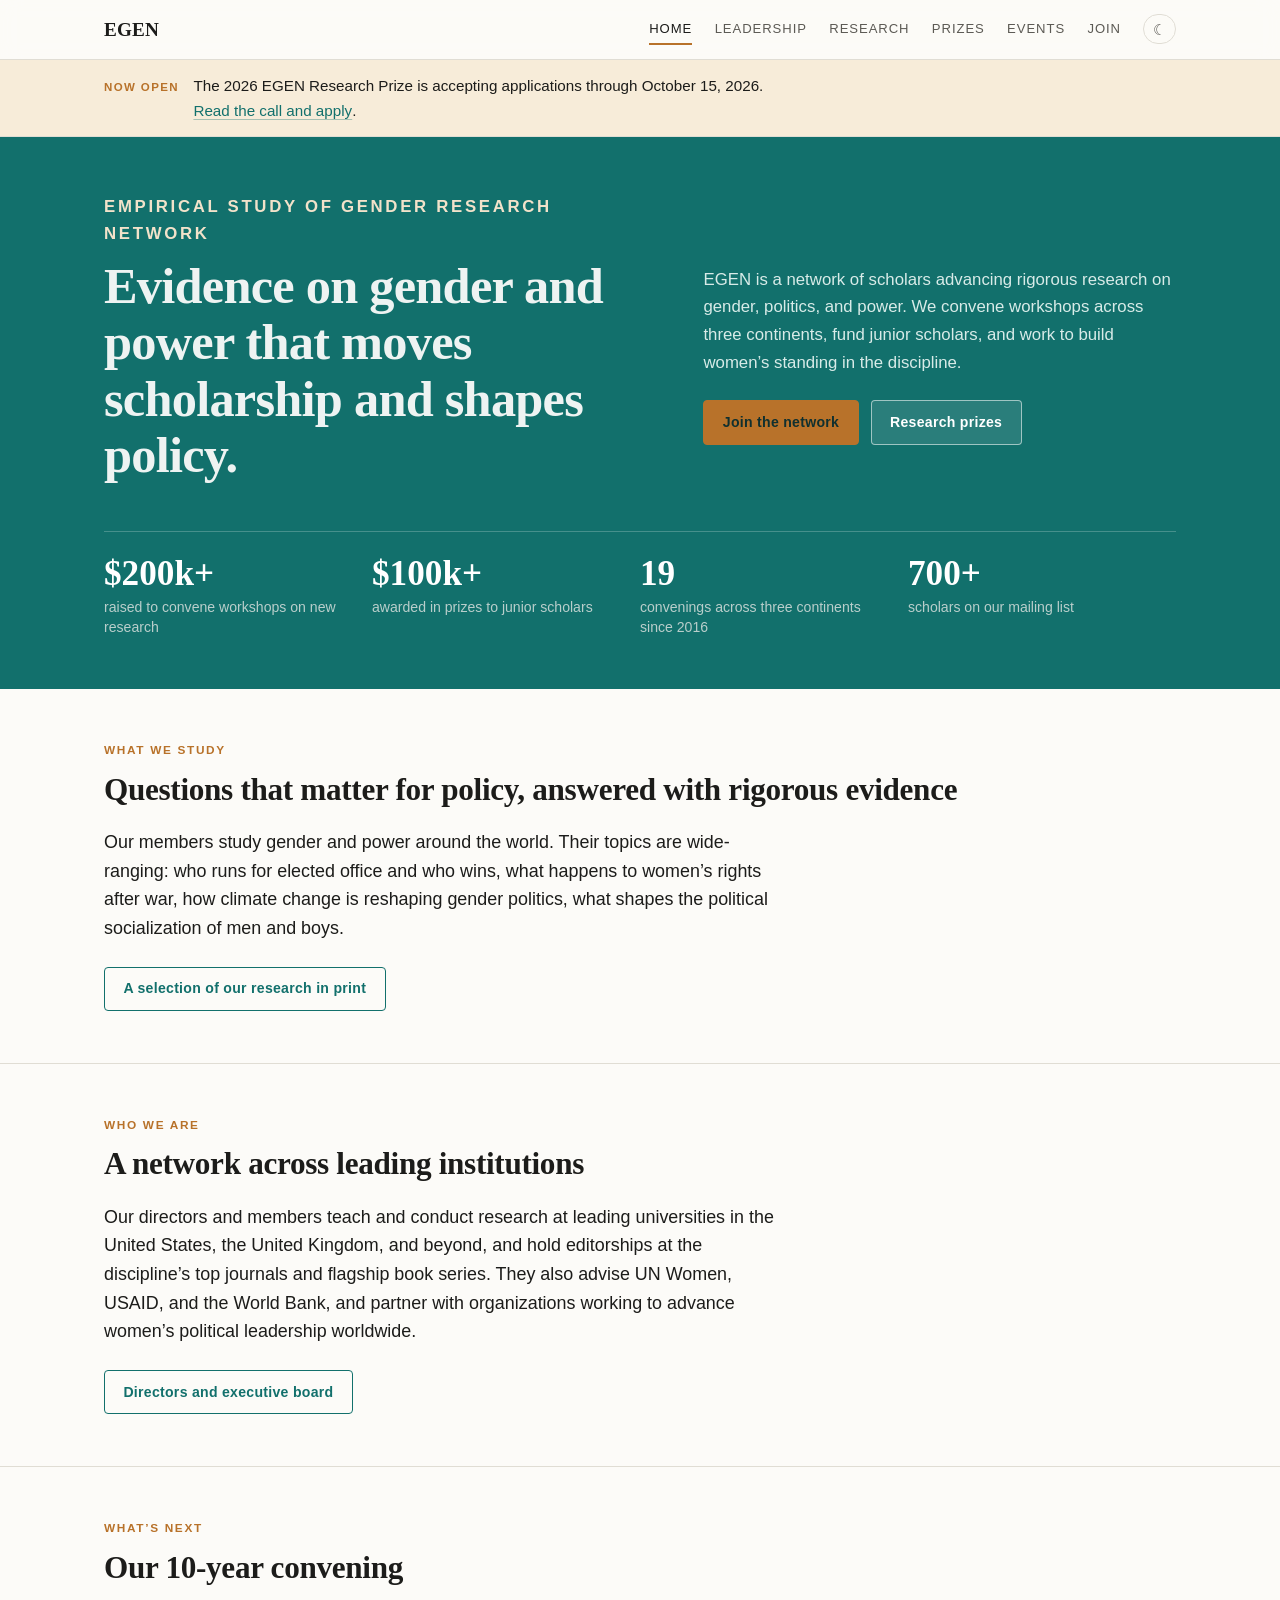
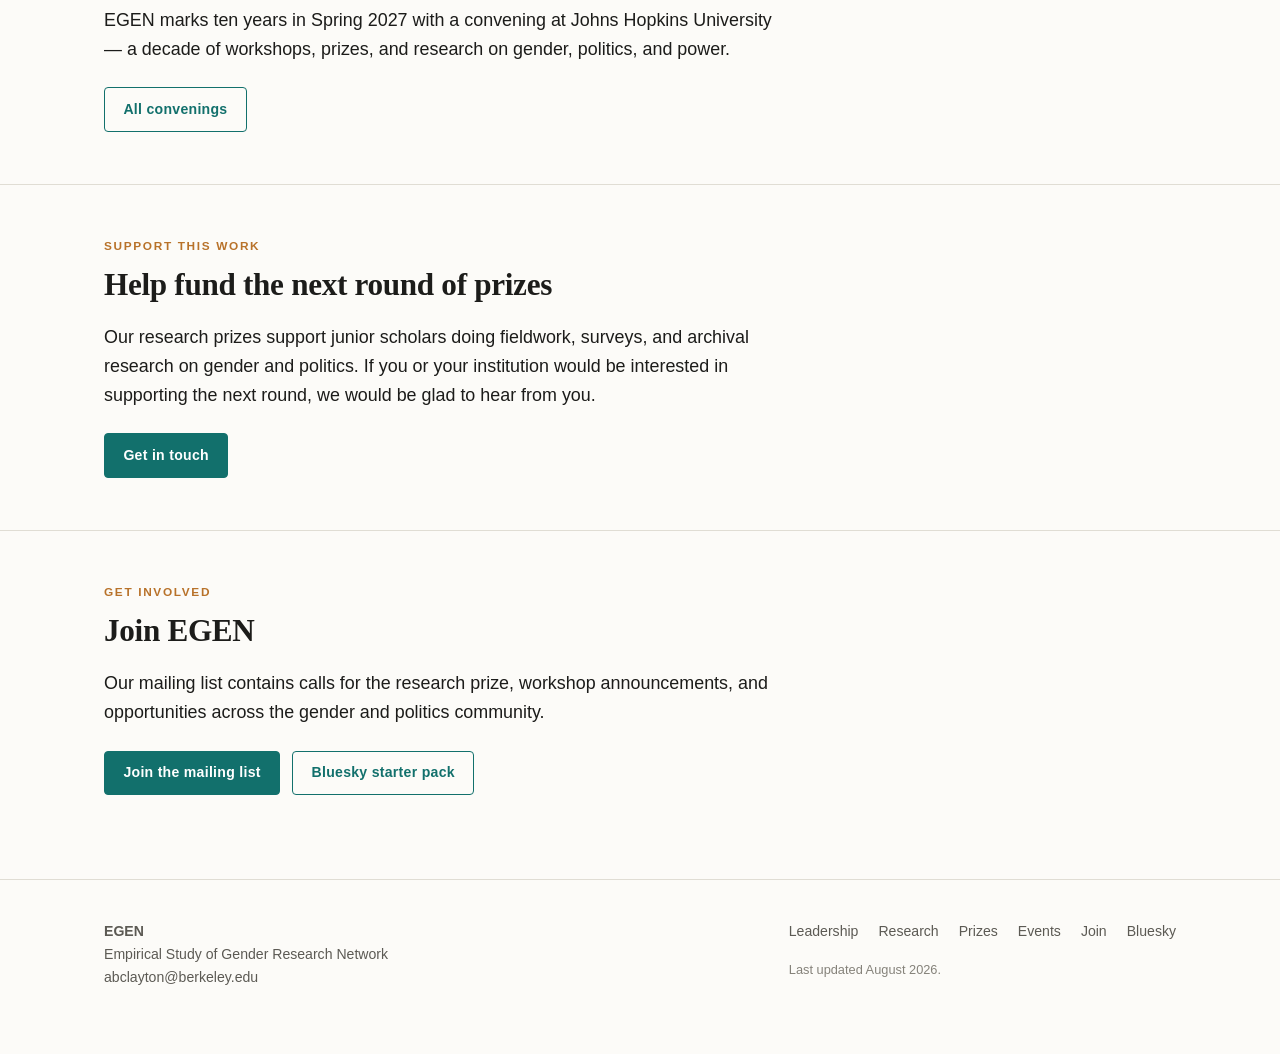
<file: index.html>
<!doctype html>
<html lang="en">
<head>
<meta charset="utf-8">
<meta name="viewport" content="width=device-width, initial-scale=1">
<title>EGEN | Empirical Study of Gender Research Network</title>
<meta name="description" content="EGEN is a network of scholars advancing rigorous empirical research on gender, politics, and power through convenings, research prizes, and advocacy.">
<meta property="og:title" content="EGEN | Empirical Study of Gender Research Network">
<meta property="og:description" content="EGEN is a network of scholars advancing rigorous research on gender, politics, and power.">
<meta property="og:type" content="website">
<meta property="og:site_name" content="EGEN">
<meta property="og:url" content="https://www.egenpolisci.org/">
<meta name="twitter:card" content="summary">
<link rel="stylesheet" href="css/style.css">
<script src="js/site.js"></script>
<link rel="icon" href="data:image/svg+xml,<svg xmlns='http://www.w3.org/2000/svg' viewBox='0 0 100 100'><text y='.92em' font-size='58' font-family='Georgia,serif'>EG</text></svg>">
</head>
<body>
<a class="skip" href="#main">Skip to content</a>
<header class="site-header">
  <div class="wrap">
    <a class="brand" href="index.html">EGEN</a>
    <nav class="main" aria-label="Main">
      <a href="index.html" aria-current="page">Home</a>
      <a href="leadership.html">Leadership</a>
      <a href="research.html">Research</a>
      <a href="prizes.html">Prizes</a>
      <a href="events.html">Events</a>
      <a href="join.html">Join</a>
      <button class="theme-toggle" type="button" aria-label="Toggle dark mode">&#9790;</button>
    </nav>
  </div>
</header>
<div class="announce">
  <div class="wrap">
    <p class="tag">Now open</p>
    <p>The 2026 EGEN Research Prize is accepting applications through October&nbsp;15, 2026. <a href="prizes.html#apply">Read the call and apply</a>.</p>
  </div>
</div>
<main id="main">

<div class="band">
  <div class="wrap">
    <p class="eyebrow">Empirical Study of Gender Research Network</p>
    <div class="band-split">
      <h1>Evidence on gender and power that moves scholarship and shapes policy.</h1>
      <div class="col-right">
        <p>
          EGEN is a network of scholars advancing rigorous research on gender, politics, and power.
          We convene workshops across three continents, fund junior scholars, and work to build
          women&rsquo;s standing in the discipline.
        </p>
        <div class="btn-row" style="margin-top:0">
          <a class="btn" href="https://docs.google.com/forms/d/e/1FAIpQLSdKbaqosuUUbBlReaatd4DqoY7Ke4lKw73dFPZXwUpe3_k_RA/viewform" target="_blank" rel="noopener">Join the network</a>
          <a class="btn ghost" href="prizes.html">Research prizes</a>
        </div>
      </div>
    </div>
    <dl class="stats">
      <div><dt>$200k+</dt><dd>raised to convene workshops on new research</dd></div>
      <div><dt>$100k+</dt><dd>awarded in prizes to junior scholars</dd></div>
      <div><dt>19</dt><dd>convenings across three continents since 2016</dd></div>
      <div><dt>700+</dt><dd>scholars on our mailing list</dd></div>
    </dl>
  </div>
</div>

<section>
  <div class="wrap">
    <p class="eyebrow">What we study</p>
    <h2>Questions that matter for policy, answered with rigorous evidence</h2>
    <p class="lede">Our members study gender and power around the world. Their topics are
      wide-ranging: who runs for elected office and who wins, what happens to
      women&rsquo;s rights after war, how climate change is reshaping gender politics,
      what shapes the political socialization of men and boys.</p>
    <div class="btn-row">
      <a class="btn ghost" href="research.html">A selection of our research in print</a>
    </div>
  </div>
</section>

<section>
  <div class="wrap">
    <p class="eyebrow">Who we are</p>
    <h2>A network across leading institutions</h2>
    <p class="lede">
      Our directors and members teach and conduct research at leading universities in the United
      States, the United Kingdom, and beyond, and hold editorships at the discipline&rsquo;s top
      journals and flagship book series. They also advise UN Women, USAID, and the World Bank, and
      partner with organizations working to advance women&rsquo;s political leadership worldwide.
    </p>
    <div class="btn-row">
      <a class="btn ghost" href="leadership.html">Directors and executive board</a>
    </div>
  </div>
</section>

<section>
  <div class="wrap">
    <p class="eyebrow">What&rsquo;s next</p>
    <h2>Our 10-year convening</h2>
    <p class="lede">
      EGEN marks ten years in Spring 2027 with a convening at Johns Hopkins University &mdash;
      a decade of workshops, prizes, and research on gender, politics, and power.
    </p>
    <div class="btn-row">
      <a class="btn ghost" href="events.html">All convenings</a>
    </div>
  </div>
</section>

<section>
  <div class="wrap">
    <p class="eyebrow">Support this work</p>
    <h2>Help fund the next round of prizes</h2>
    <p class="lede">
      Our research prizes support junior scholars doing fieldwork, surveys, and archival research
      on gender and politics. If you or your institution would be interested in supporting the next
      round, we would be glad to hear from you.
    </p>
    <div class="btn-row">
      <a class="btn" href="mailto:abclayton@berkeley.edu?subject=Supporting%20EGEN">Get in touch</a>
    </div>
  </div>
</section>

<section>
  <div class="wrap">
    <p class="eyebrow">Get involved</p>
    <h2>Join EGEN</h2>
    <p class="lede">
      Our mailing list contains calls for the research prize, workshop announcements, and
      opportunities across the gender and politics community.
    </p>
    <div class="btn-row">
      <a class="btn" href="https://docs.google.com/forms/d/e/1FAIpQLSdKbaqosuUUbBlReaatd4DqoY7Ke4lKw73dFPZXwUpe3_k_RA/viewform" target="_blank" rel="noopener">Join the mailing list</a>
      <a class="btn ghost" href="https://go.bsky.app/SeabEZc" target="_blank" rel="noopener">Bluesky starter pack</a>
    </div>
  </div>
</section>

</main>
<footer class="site-footer">
  <div class="wrap">
    <div><strong>EGEN</strong><br>Empirical Study of Gender Research Network<br><a href="mailto:abclayton@berkeley.edu">abclayton@berkeley.edu</a></div>
    <div>
      <div class="footer-links">
        <a href="leadership.html">Leadership</a><a href="research.html">Research</a>
        <a href="prizes.html">Prizes</a><a href="events.html">Events</a>
        <a href="join.html">Join</a>
        <a href="https://go.bsky.app/SeabEZc" target="_blank" rel="noopener">Bluesky</a>
      </div>
      <p class="colophon" style="margin-top:1rem">Last updated August 2026.</p>
    </div>
  </div>
</footer>
</body>
</html>
</file>
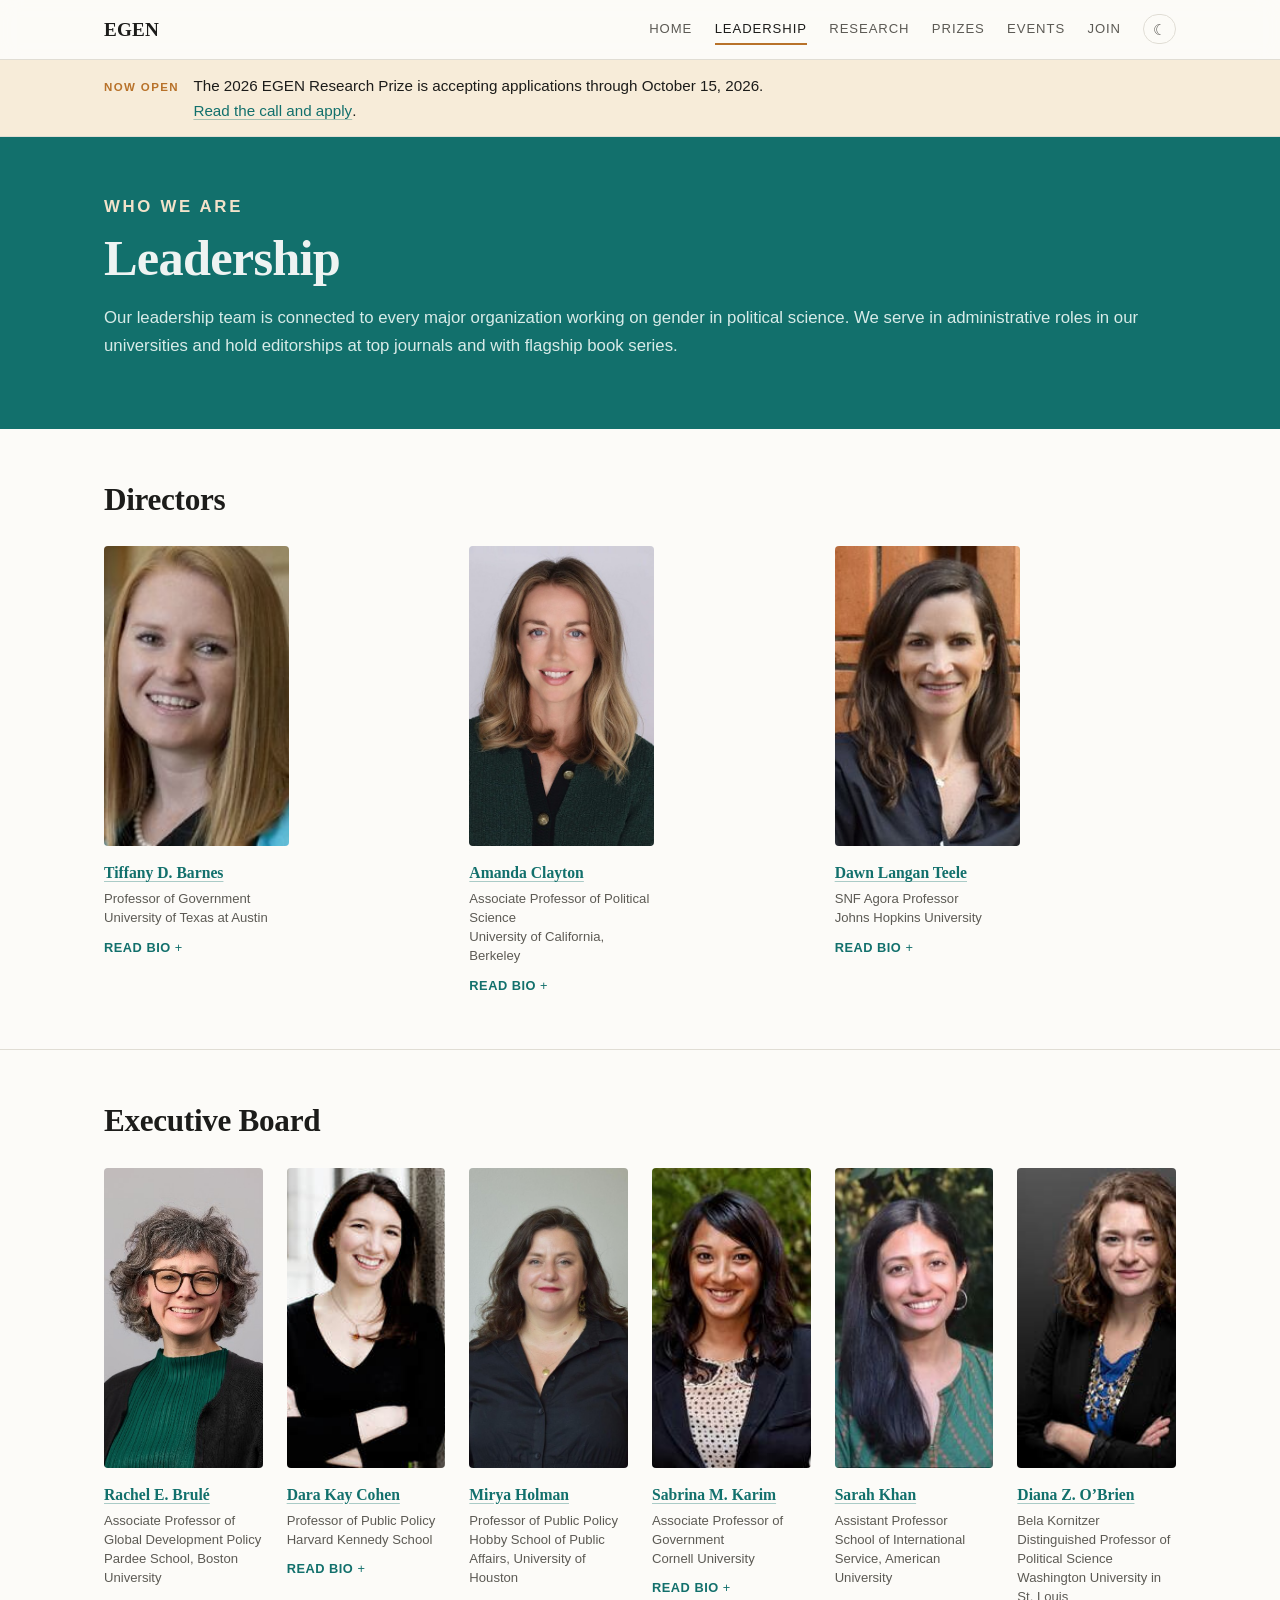
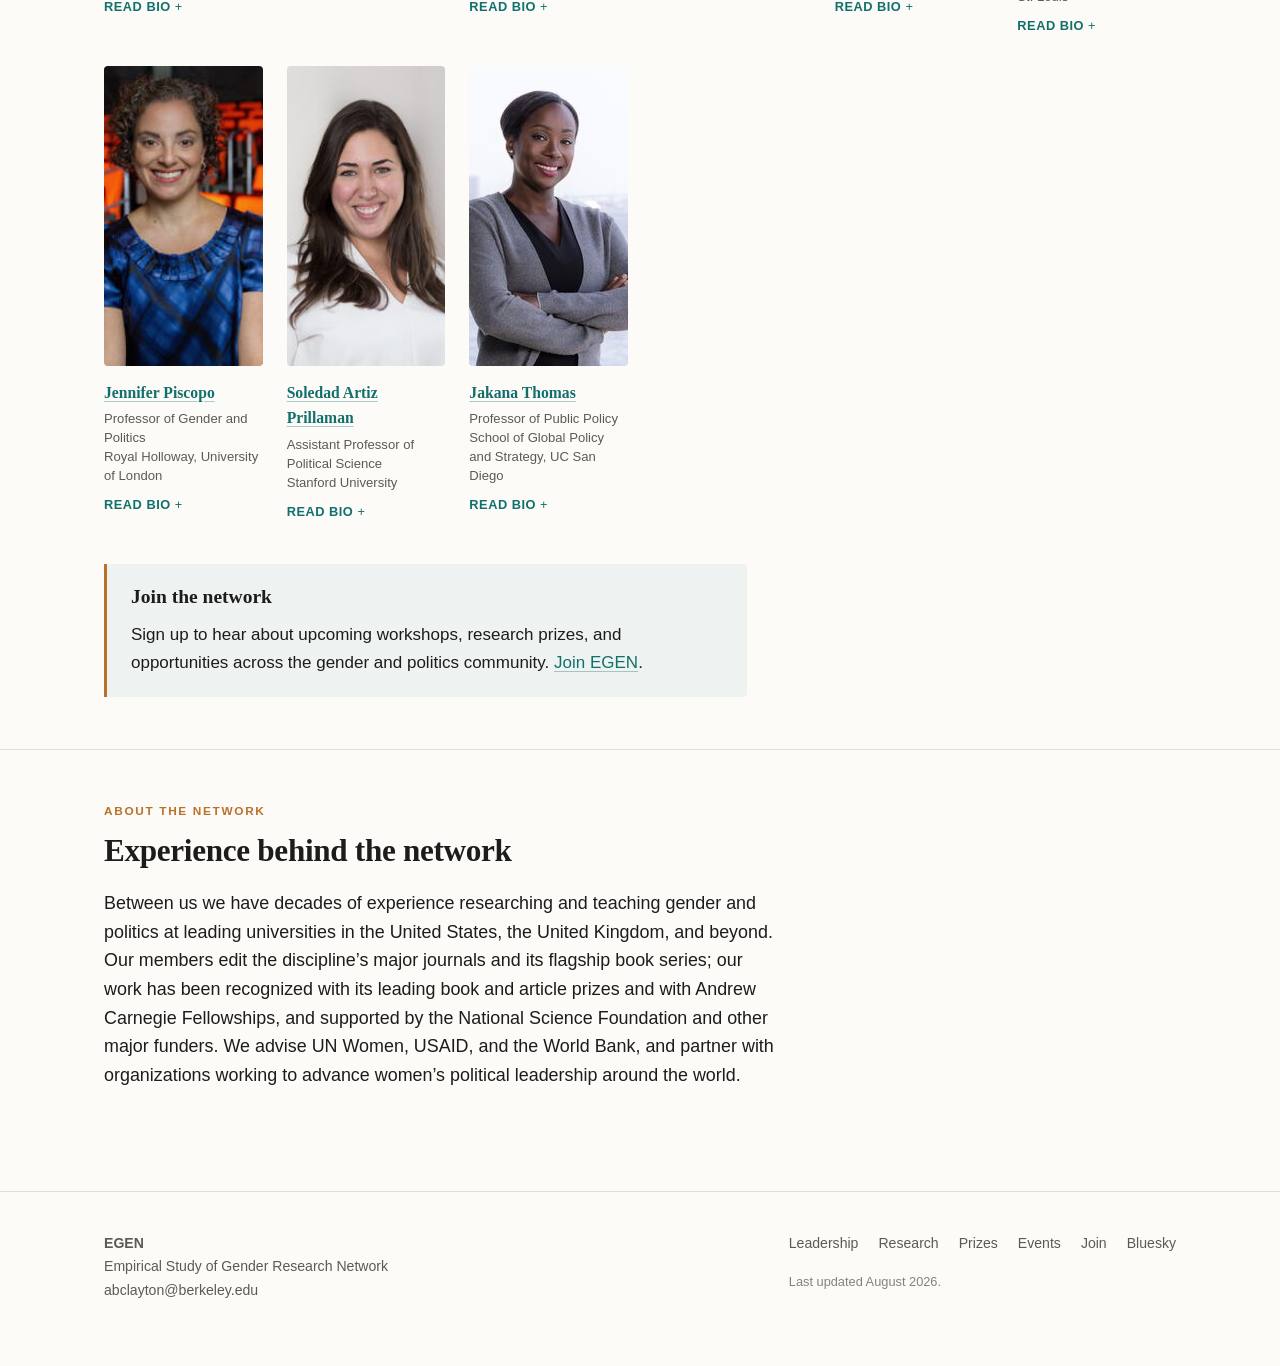
<file: detailed-bios.html>
<!doctype html>
<html lang="en"><head><meta charset="utf-8"><title>Redirecting&hellip;</title>
<link rel="canonical" href="https://www.egenpolisci.org/leadership.html">
<meta http-equiv="refresh" content="0; url=/leadership.html"><meta name="robots" content="noindex">
<script>location.replace("/leadership.html");</script></head>
<body style="font-family:system-ui,sans-serif;padding:3rem;max-width:40rem;margin:0 auto">
<p>This page has moved. <a href="/leadership.html">Continue here</a>.</p></body></html>
</file>
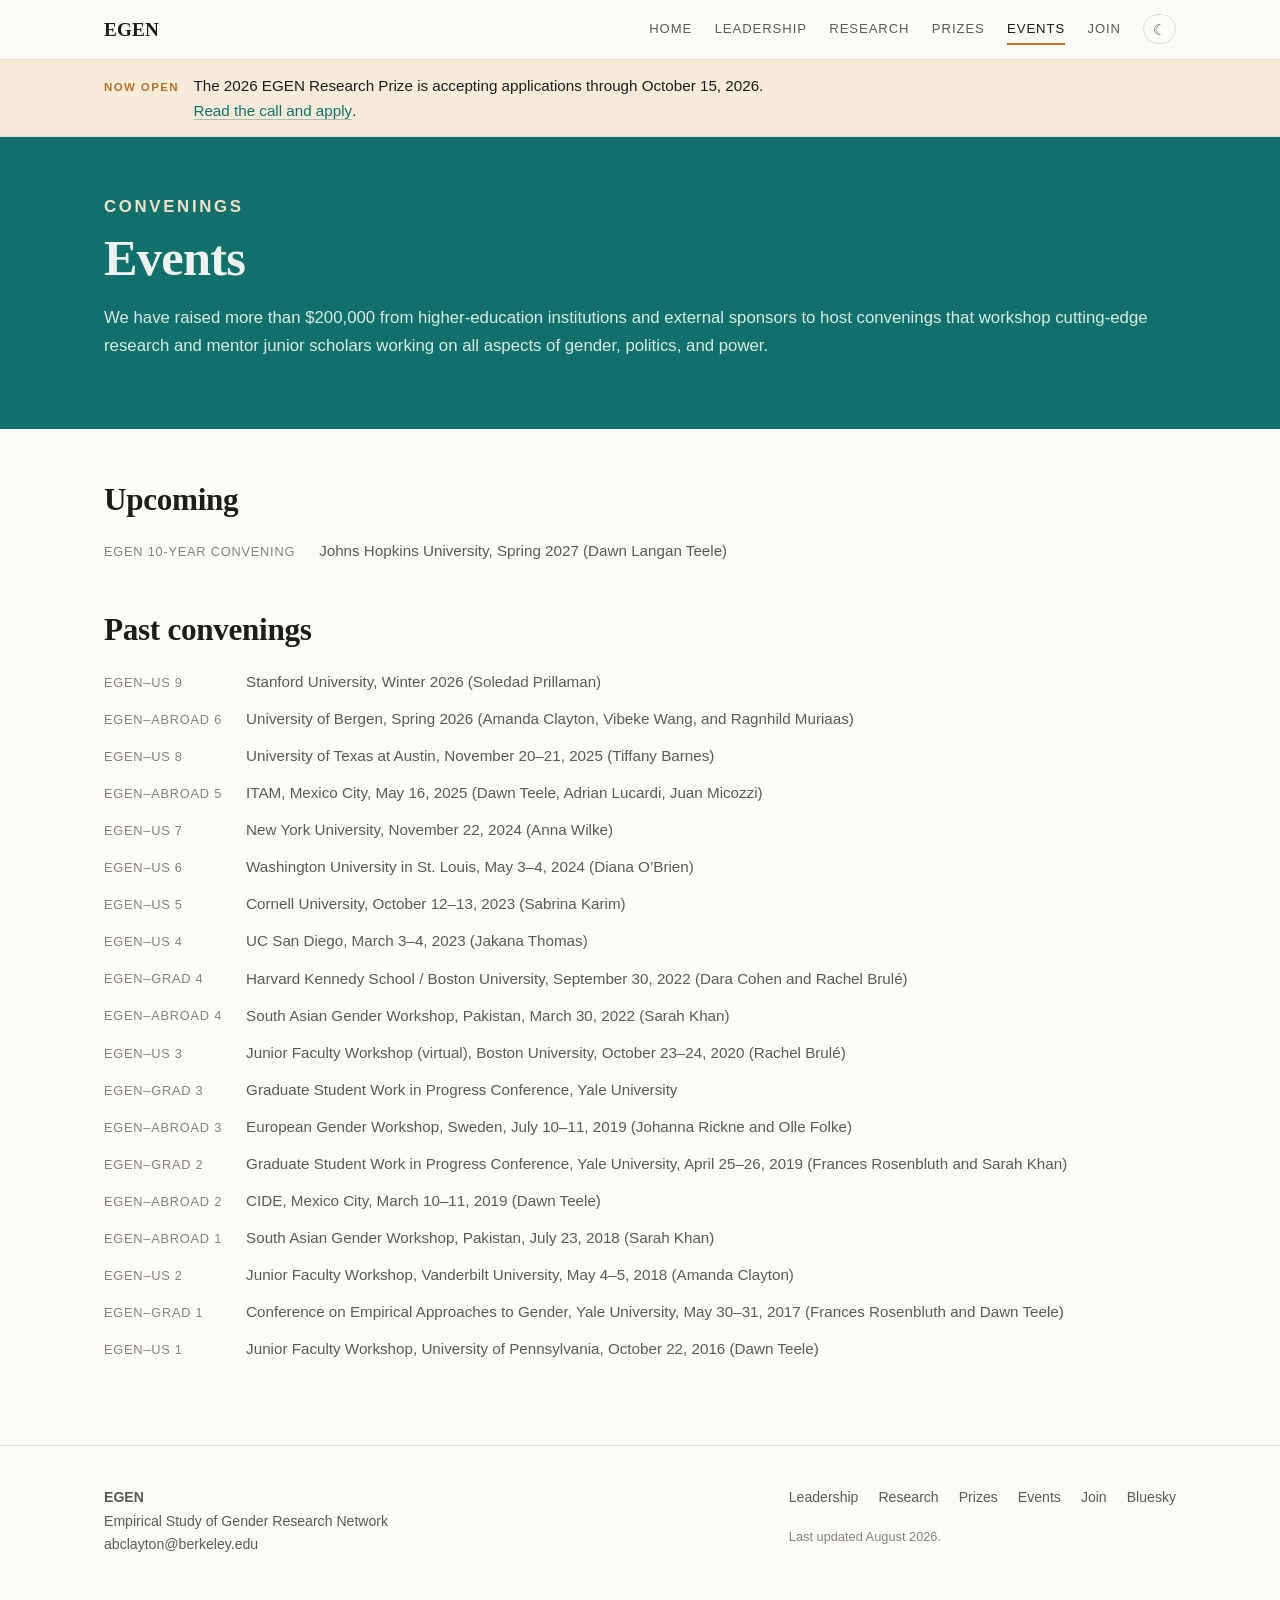
<file: events.html>
<!doctype html>
<html lang="en">
<head>
<meta charset="utf-8">
<meta name="viewport" content="width=device-width, initial-scale=1">
<title>Events | EGEN</title>
<meta name="description" content="EGEN convenings that workshop cutting-edge research and mentor junior scholars in gender and politics.">
<meta property="og:title" content="Events | EGEN">
<meta property="og:description" content="EGEN convenings across three continents since 2016.">
<meta property="og:type" content="website">
<meta property="og:site_name" content="EGEN">
<meta property="og:url" content="https://www.egenpolisci.org/events.html">
<meta name="twitter:card" content="summary">
<link rel="stylesheet" href="css/style.css">
<script src="js/site.js"></script>
<link rel="icon" href="data:image/svg+xml,<svg xmlns='http://www.w3.org/2000/svg' viewBox='0 0 100 100'><text y='.92em' font-size='58' font-family='Georgia,serif'>EG</text></svg>">
</head>
<body>
<a class="skip" href="#main">Skip to content</a>
<header class="site-header">
  <div class="wrap">
    <a class="brand" href="index.html">EGEN</a>
    <nav class="main" aria-label="Main">
      <a href="index.html">Home</a>
      <a href="leadership.html">Leadership</a>
      <a href="research.html">Research</a>
      <a href="prizes.html">Prizes</a>
      <a href="events.html" aria-current="page">Events</a>
      <a href="join.html">Join</a>
      <button class="theme-toggle" type="button" aria-label="Toggle dark mode">&#9790;</button>
    </nav>
  </div>
</header>
<div class="announce">
  <div class="wrap">
    <p class="tag">Now open</p>
    <p>The 2026 EGEN Research Prize is accepting applications through October&nbsp;15, 2026. <a href="prizes.html#apply">Read the call and apply</a>.</p>
  </div>
</div>
<main id="main">
<div class="band">
  <div class="wrap">
    <p class="eyebrow">Convenings</p>
    <h1>Events</h1>
    <p class="lede-wide">We have raised more than $200,000 from higher-education institutions and
      external sponsors to host convenings that workshop cutting-edge research and mentor junior
      scholars working on all aspects of gender, politics, and power.</p>
  </div>
</div>

<section>
  <div class="wrap">
    <h2>Upcoming</h2>
    <dl class="kv talks">
      <dt>EGEN 10-Year Convening</dt>
      <dd>Johns Hopkins University, Spring 2027 (Dawn Langan Teele)</dd>
    </dl>

    <h2>Past convenings</h2>
    <dl class="kv talks">
      <dt>EGEN&ndash;US 9</dt>
      <dd>Stanford University, Winter 2026 (Soledad Prillaman)</dd>
      <dt>EGEN&ndash;Abroad 6</dt>
      <dd>University of Bergen, Spring 2026 (Amanda Clayton, Vibeke Wang, and Ragnhild Muriaas)</dd>
      <dt>EGEN&ndash;US 8</dt>
      <dd>University of Texas at Austin, November 20&ndash;21, 2025 (Tiffany Barnes)</dd>
      <dt>EGEN&ndash;Abroad 5</dt>
      <dd>ITAM, Mexico City, May 16, 2025 (Dawn Teele, Adrian Lucardi, Juan Micozzi)</dd>
      <dt>EGEN&ndash;US 7</dt>
      <dd>New York University, November 22, 2024 (Anna Wilke)</dd>
      <dt>EGEN&ndash;US 6</dt>
      <dd>Washington University in St. Louis, May 3&ndash;4, 2024 (Diana O&rsquo;Brien)</dd>
      <dt>EGEN&ndash;US 5</dt>
      <dd>Cornell University, October 12&ndash;13, 2023 (Sabrina Karim)</dd>
      <dt>EGEN&ndash;US 4</dt>
      <dd>UC San Diego, March 3&ndash;4, 2023 (Jakana Thomas)</dd>
      <dt>EGEN&ndash;Grad 4</dt>
      <dd>Harvard Kennedy School / Boston University, September 30, 2022 (Dara Cohen and Rachel Brulé)</dd>
      <dt>EGEN&ndash;Abroad 4</dt>
      <dd>South Asian Gender Workshop, Pakistan, March 30, 2022 (Sarah Khan)</dd>
      <dt>EGEN&ndash;US 3</dt>
      <dd>Junior Faculty Workshop (virtual), Boston University, October 23&ndash;24, 2020 (Rachel Brulé)</dd>
      <dt>EGEN&ndash;Grad 3</dt>
      <dd>Graduate Student Work in Progress Conference, Yale University</dd>
      <dt>EGEN&ndash;Abroad 3</dt>
      <dd>European Gender Workshop, Sweden, July 10&ndash;11, 2019 (Johanna Rickne and Olle Folke)</dd>
      <dt>EGEN&ndash;Grad 2</dt>
      <dd>Graduate Student Work in Progress Conference, Yale University, April 25&ndash;26, 2019 (Frances Rosenbluth and Sarah Khan)</dd>
      <dt>EGEN&ndash;Abroad 2</dt>
      <dd>CIDE, Mexico City, March 10&ndash;11, 2019 (Dawn Teele)</dd>
      <dt>EGEN&ndash;Abroad 1</dt>
      <dd>South Asian Gender Workshop, Pakistan, July 23, 2018 (Sarah Khan)</dd>
      <dt>EGEN&ndash;US 2</dt>
      <dd>Junior Faculty Workshop, Vanderbilt University, May 4&ndash;5, 2018 (Amanda Clayton)</dd>
      <dt>EGEN&ndash;Grad 1</dt>
      <dd>Conference on Empirical Approaches to Gender, Yale University, May 30&ndash;31, 2017 (Frances Rosenbluth and Dawn Teele)</dd>
      <dt>EGEN&ndash;US 1</dt>
      <dd>Junior Faculty Workshop, University of Pennsylvania, October 22, 2016 (Dawn Teele)</dd>
    </dl>
  </div>
</section>

</main>
<footer class="site-footer">
  <div class="wrap">
    <div><strong>EGEN</strong><br>Empirical Study of Gender Research Network<br><a href="mailto:abclayton@berkeley.edu">abclayton@berkeley.edu</a></div>
    <div>
      <div class="footer-links">
        <a href="leadership.html">Leadership</a><a href="research.html">Research</a>
        <a href="prizes.html">Prizes</a><a href="events.html">Events</a>
        <a href="join.html">Join</a>
        <a href="https://go.bsky.app/SeabEZc" target="_blank" rel="noopener">Bluesky</a>
      </div>
      <p class="colophon" style="margin-top:1rem">Last updated August 2026.</p>
    </div>
  </div>
</footer>
</body>
</html>
</file>
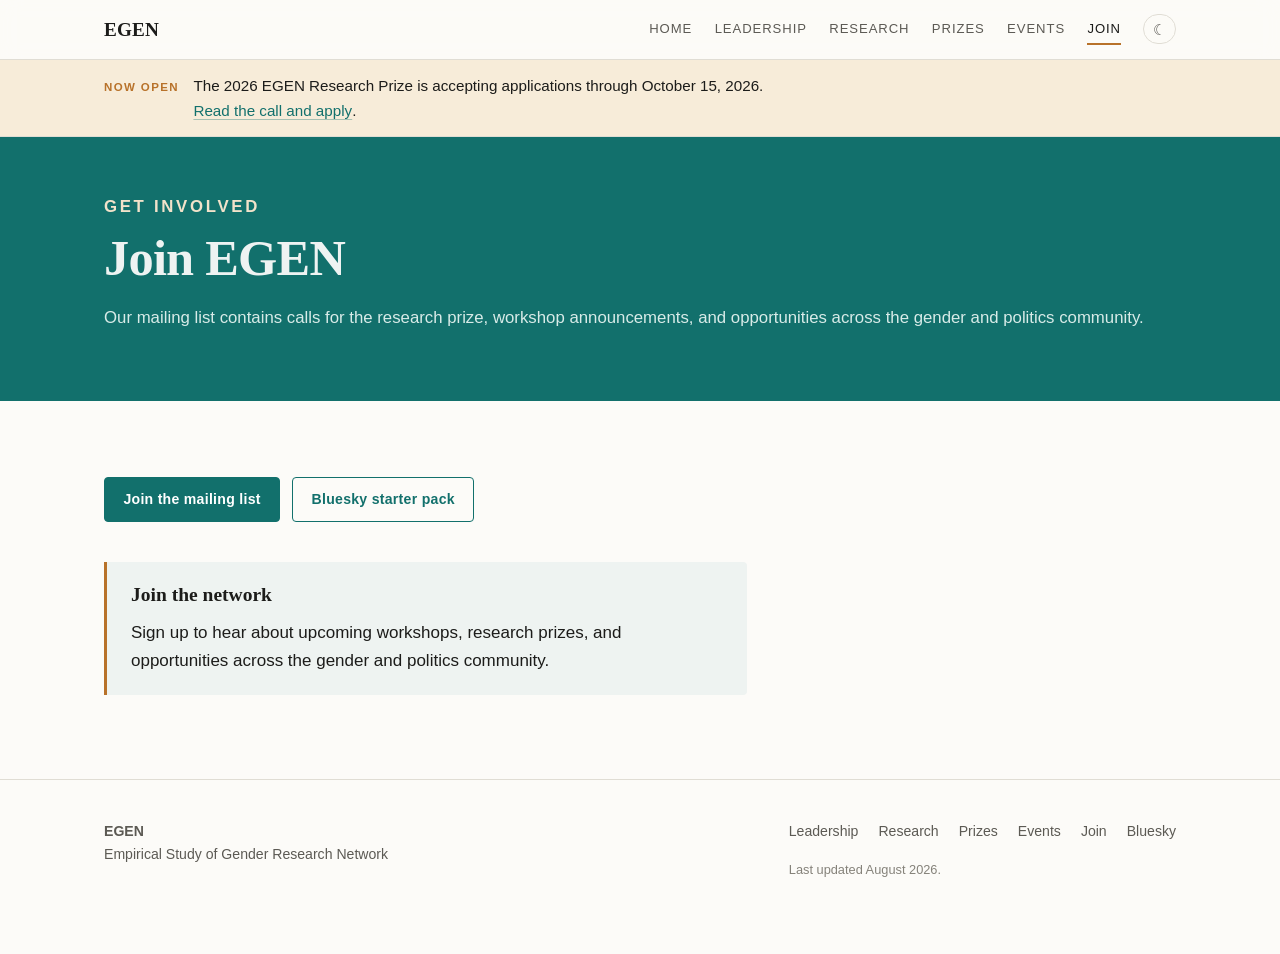
<file: join.html>
<!doctype html>
<html lang="en">
<head>
<meta charset="utf-8">
<meta name="viewport" content="width=device-width, initial-scale=1">
<title>Join | EGEN</title>
<meta name="description" content="Join the EGEN mailing list and network.">
<meta property="og:title" content="Join | EGEN">
<meta property="og:description" content="Join the EGEN mailing list.">
<meta property="og:type" content="website">
<meta property="og:site_name" content="EGEN">
<meta property="og:url" content="https://www.egenpolisci.org/join.html">
<meta name="twitter:card" content="summary">
<link rel="stylesheet" href="css/style.css">
<script src="js/site.js"></script>
<link rel="icon" href="data:image/svg+xml,<svg xmlns='http://www.w3.org/2000/svg' viewBox='0 0 100 100'><text y='.9em' font-size='62' font-family='Georgia,serif'>EG</text></svg>">
</head>
<body>
<a class="skip" href="#main">Skip to content</a>

<header class="site-header">
  <div class="wrap">
    <a class="brand" href="index.html">EGEN</a>
    <nav class="main" aria-label="Main">
      <a href="index.html">Home</a>
      <a href="leadership.html">Leadership</a>
      <a href="research.html">Research</a>
      <a href="prizes.html">Prizes</a>
      <a href="events.html">Events</a>
      <a href="join.html" aria-current="page">Join</a>
      <button class="theme-toggle" type="button" aria-label="Toggle dark mode">&#9790;</button>
    </nav>
  </div>
</header>
<div class="announce">
  <div class="wrap">
    <p class="tag">Now open</p>
    <p>The 2026 EGEN Research Prize is accepting applications through October&nbsp;15, 2026. <a href="prizes.html#apply">Read the call and apply</a>.</p>
  </div>
</div>
<main id="main">
<div class="band">
  <div class="wrap">
    <p class="eyebrow">Get involved</p>
    <h1>Join EGEN</h1>
    <p class="lede-wide">Our mailing list contains calls for the research prize, workshop announcements, and opportunities across the gender and politics community.</p>
  </div>
</div>


<section>
  <div class="wrap">
    <div class="btn-row">
      <a class="btn" href="https://docs.google.com/forms/d/e/1FAIpQLSdKbaqosuUUbBlReaatd4DqoY7Ke4lKw73dFPZXwUpe3_k_RA/viewform" target="_blank" rel="noopener">Join the mailing list</a>
      <a class="btn ghost" href="https://go.bsky.app/SeabEZc" target="_blank" rel="noopener">Bluesky starter pack</a>
    </div>

    <div class="callout" style="margin-top:2.5rem">
      <h3 class="mt0">Join the network</h3>
      <p>Sign up to hear about upcoming workshops, research prizes, and opportunities across the gender and politics community.</p>
    </div>
  </div>
</section>

</main>

<footer class="site-footer">
  <div class="wrap">
    <div>
      <strong>EGEN</strong><br>
      Empirical Study of Gender Research Network
    </div>
    <div>
      <div class="footer-links">
        <a href="leadership.html">Leadership</a>
        <a href="research.html">Research</a>
        <a href="prizes.html">Prizes</a>
        <a href="events.html">Events</a>
        <a href="join.html">Join</a>
        <a href="https://go.bsky.app/SeabEZc" target="_blank" rel="noopener">Bluesky</a>
      </div>
      <p class="colophon" style="margin-top:1rem">Last updated August 2026.</p>
    </div>
  </div>
</footer>

</body>
</html>
</file>
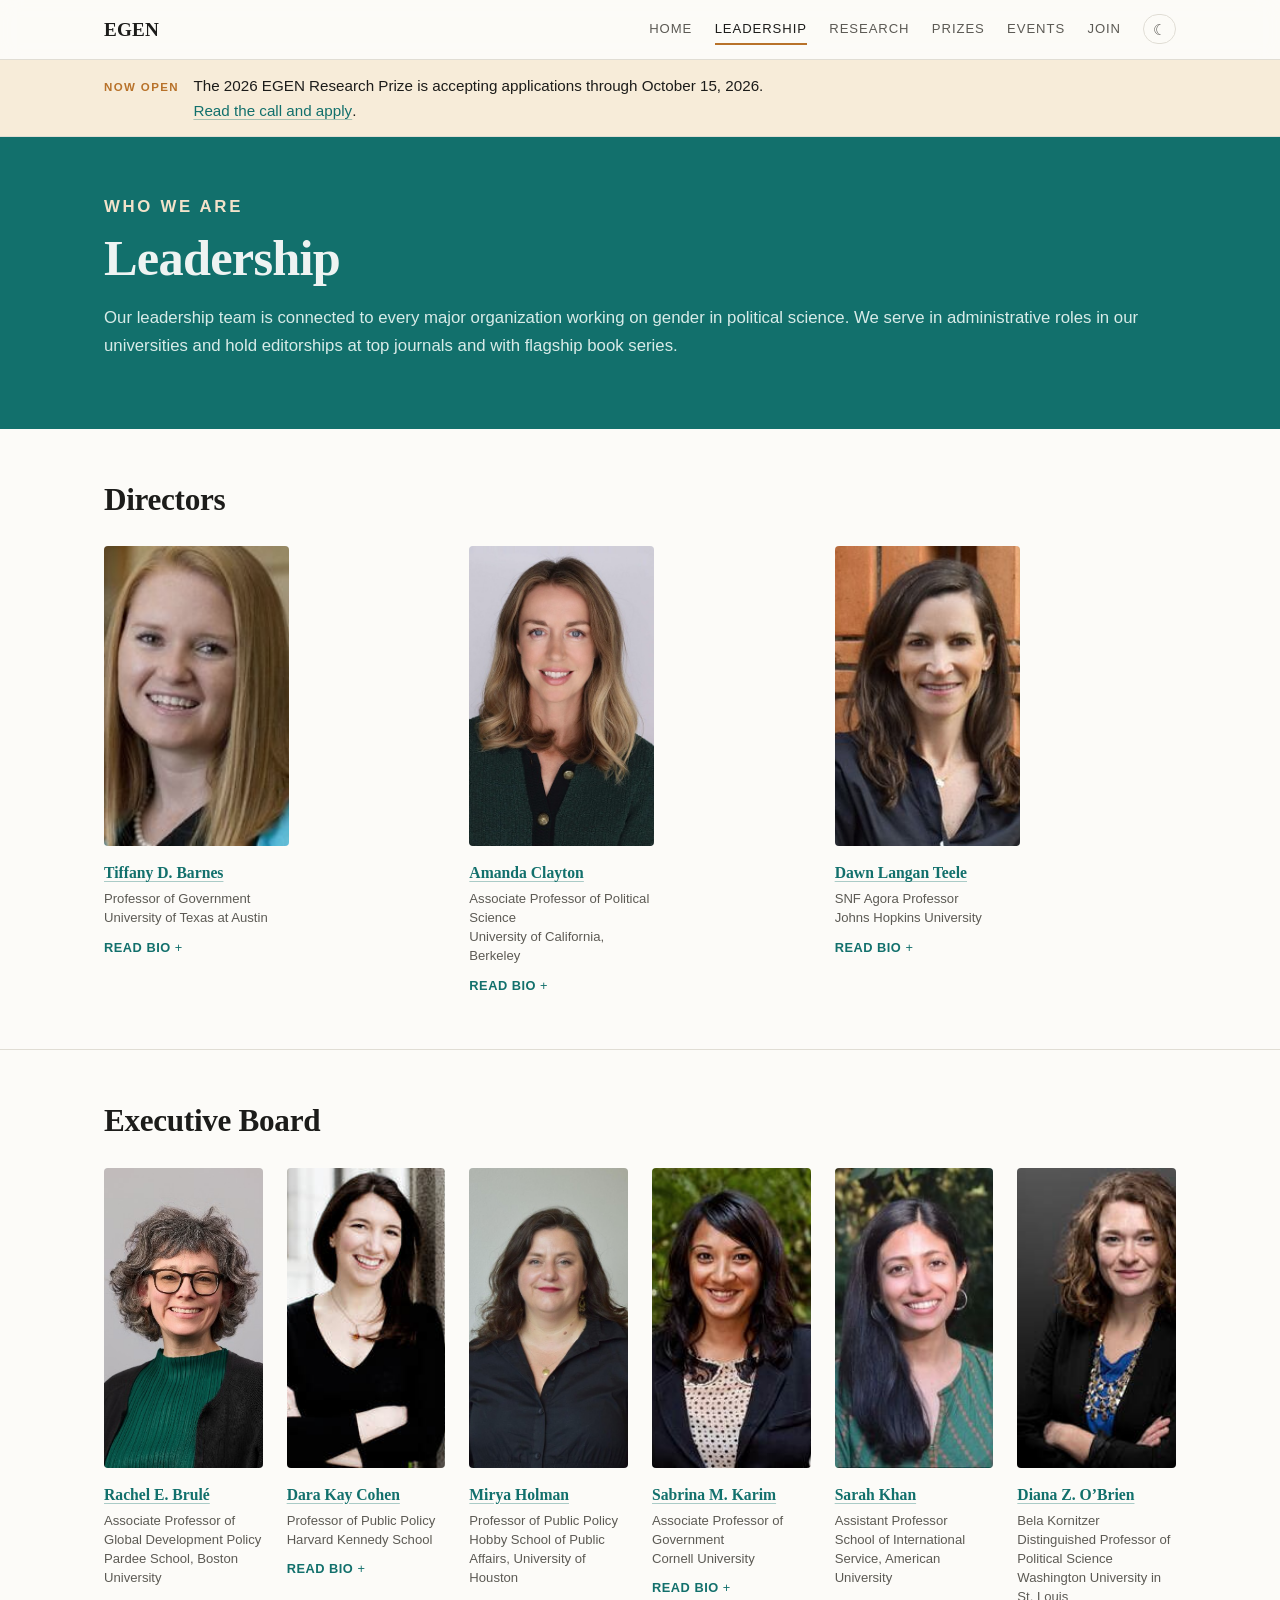
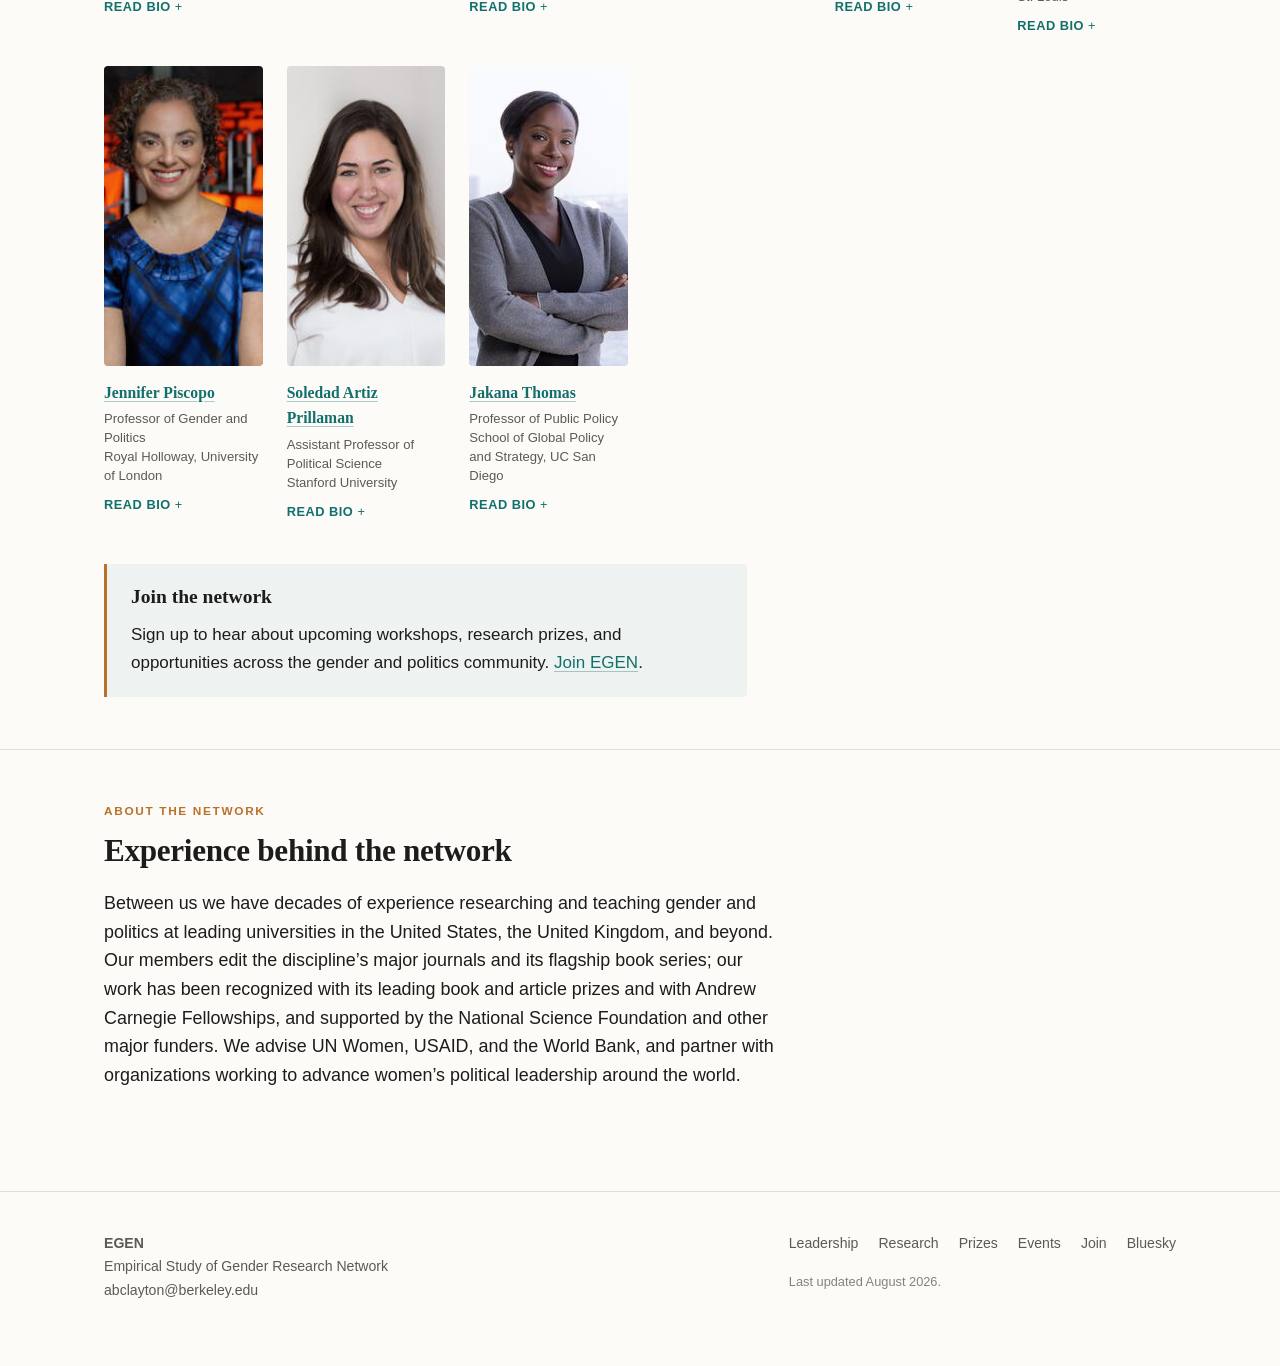
<file: leadership.html>
<!doctype html>
<html lang="en">
<head>
<meta charset="utf-8">
<meta name="viewport" content="width=device-width, initial-scale=1">
<title>Leadership | EGEN</title>
<meta name="description" content="EGEN's directors and executive board — scholars and leaders in the gender and politics community.">
<meta property="og:title" content="Leadership | EGEN">
<meta property="og:description" content="EGEN's directors and executive board.">
<meta property="og:type" content="website">
<meta property="og:site_name" content="EGEN">
<meta property="og:url" content="https://www.egenpolisci.org/leadership.html">
<meta name="twitter:card" content="summary">
<link rel="stylesheet" href="css/style.css">
<script src="js/site.js"></script>
<link rel="icon" href="data:image/svg+xml,<svg xmlns='http://www.w3.org/2000/svg' viewBox='0 0 100 100'><text y='.92em' font-size='58' font-family='Georgia,serif'>EG</text></svg>">
</head>
<body>
<a class="skip" href="#main">Skip to content</a>
<header class="site-header">
  <div class="wrap">
    <a class="brand" href="index.html">EGEN</a>
    <nav class="main" aria-label="Main">
      <a href="index.html">Home</a>
      <a href="leadership.html" aria-current="page">Leadership</a>
      <a href="research.html">Research</a>
      <a href="prizes.html">Prizes</a>
      <a href="events.html">Events</a>
      <a href="join.html">Join</a>
      <button class="theme-toggle" type="button" aria-label="Toggle dark mode">&#9790;</button>
    </nav>
  </div>
</header>
<div class="announce">
  <div class="wrap">
    <p class="tag">Now open</p>
    <p>The 2026 EGEN Research Prize is accepting applications through October&nbsp;15, 2026. <a href="prizes.html#apply">Read the call and apply</a>.</p>
  </div>
</div>
<main id="main">

<div class="band">
  <div class="wrap">
    <p class="eyebrow">Who we are</p>
    <h1>Leadership</h1>
    <p class="lede-wide">
      Our leadership team is connected to every major organization working on gender in political
      science. We serve in administrative roles in our universities and hold editorships at top
      journals and with flagship book series.
    </p>
  </div>
</div>

<section>
  <div class="wrap">
    <h2>Directors</h2>
    <ul class="people">
      <li>
        <img src="img/tiffany-barnes_1.jpg" alt="Tiffany D. Barnes" width="300" height="300">
        <p class="p-name"><a href="https://www.tiffanydbarnes.com/" target="_blank" rel="noopener">Tiffany D. Barnes</a></p>
        <p class="p-role">Professor of Government<br>University of Texas at Austin</p>
        <details>
          <summary>Read bio</summary>
          <p>Professor of Political Science at the University of Texas. Her research is in comparative politics with an emphasis on Latin America, gender and politics, and comparative political institutions, employing both quantitative and qualitative approaches to examine how institutions shape the political behavior of citizens and elites. She is author of two Cambridge University Press monographs and the leading undergraduate textbook for gender and politics, <em>Women, Politics, and Power</em>. Her first monograph, <em>Gendering Legislative Behavior</em> (Cambridge, 2016), won the Alan Rosenthal Prize from APSA&rsquo;s Legislative Studies Section. She is co-editor at the <em>British Journal of Political Science</em> and of the Cambridge Elements in Gender and Politics series, past president of the Midwest Women&rsquo;s Caucus, and a founding director of EGEN.</p>
        </details>
      </li>
      <li>
        <img src="img/clayton-amanda-2026.jpg" alt="Amanda Clayton" width="300" height="300">
        <p class="p-name"><a href="https://www.amandaclayton.org" target="_blank" rel="noopener">Amanda Clayton</a></p>
        <p class="p-role">Associate Professor of Political Science<br>University of California, Berkeley</p>
        <details>
          <summary>Read bio</summary>
          <p>Associate Professor in the Department of Political Science at the University of California, Berkeley. She studies the causes and consequences of women&rsquo;s political representation, including how electoral gender quotas shape the substantive representation of women&rsquo;s interests in national legislatures and how exposure to women officeholders affects citizen behavior. Her current research examines gender and climate politics, including a book project on the origins of gender differences in climate attitudes worldwide. Her work has appeared in the <em>American Political Science Review</em>, <em>American Journal of Political Science</em>, <em>Journal of Politics</em>, and <em>International Organization</em>.</p>
        </details>
      </li>
      <li>
        <img src="img/teele-highres-headshot-2025.jpg" alt="Dawn Langan Teele" width="300" height="300">
        <p class="p-name"><a href="https://www.dawnteele.com" target="_blank" rel="noopener">Dawn Langan Teele</a></p>
        <p class="p-role">SNF Agora Professor<br>Johns Hopkins University</p>
        <details>
          <summary>Read bio</summary>
          <p>SNF Agora Professor of Political Science at Johns Hopkins University and a 2025&ndash;2027 fellow with the Andrew Carnegie Foundation. Since 2023 she has served as a head editor of <em>Comparative Political Studies</em>. Her research examines the causes and consequences of voting rights reform; candidate socialization, recruitment, and election; bias against women in politics; and political ambition. Her 2018 book <em>Forging the Franchise: The Political Origins of the Women&rsquo;s Vote</em> won the Gregory Luebbert Award for the best book in comparative politics from APSA. In 2023 she won APSA&rsquo;s Theda Skocpol Emerging Scholar Prize.</p>
        </details>
      </li>
    </ul>
  </div>
</section>

<section>
  <div class="wrap">
    <h2>Executive Board</h2>
    <ul class="people">
      <li>
        <img src="img/brule-rachel-2026.jpg" alt="Rachel E. Brulé" width="300" height="300">
        <p class="p-name"><a href="https://www.rachelbrule.com" target="_blank" rel="noopener">Rachel E. Brulé</a></p>
        <p class="p-role">Associate Professor of Global Development Policy<br>Pardee School, Boston University</p>
        <details>
          <summary>Read bio</summary>
          <p>Associate Professor of Global Development Policy in the Frederick S. Pardee School of Global Studies at Boston University. Her work identifies the conditions under which political, economic, and social systems rebalance gendered power, bridging development economics and feminist theory with extensive field research in South Asia. Her 2020 book <em>Women, Power, &amp; Property: The Paradox of Gender Equality Laws in India</em> (Cambridge) won the Gregory Luebbert Award for the best book in comparative politics from APSA. She has received an NSF CAREER Award and is a Marshall Scholar and Truman Scholar. She is Co-Founder of the BU&ndash;State Department Alliance for Afghan Women&rsquo;s Economic Empowerment.</p>
        </details>
      </li>
      <li>
        <img src="img/0111_1.jpg" alt="Dara Kay Cohen" width="300" height="300">
        <p class="p-name"><a href="https://www.hks.harvard.edu/faculty/dara-kay-cohen" target="_blank" rel="noopener">Dara Kay Cohen</a></p>
        <p class="p-role">Professor of Public Policy<br>Harvard Kennedy School</p>
        <details>
          <summary>Read bio</summary>
          <p>Political scientist and Professor of Public Policy at the John F. Kennedy School of Government at Harvard University, currently serving as Academic Dean for Faculty Development. Her research and teaching interests include the causes and consequences of civil war and other forms of political violence, gender and conflict, and qualitative and mixed research methods. Her first book, <em>Rape During Civil War</em> (Cornell, 2016), examines variation in the use of rape during recent civil conflicts, drawing on fieldwork in Sierra Leone, Timor-Leste, and El Salvador; it received APSA&rsquo;s Theodore J. Lowi First Book Award and best book awards from two sections of the International Studies Association. Her second book, <em>Lynching and Local Justice: Legitimacy and Accountability in Weak States</em> (Cambridge, 2020), is coauthored with Danielle F. Jung.</p>
        </details>
      </li>
      <li>
        <img src="img/holman-mirya-2026.jpg" alt="Mirya Holman" width="300" height="300">
        <p class="p-name"><a href="https://www.miryaholman.com" target="_blank" rel="noopener">Mirya Holman</a></p>
        <p class="p-role">Professor of Public Policy<br>Hobby School of Public Affairs, University of Houston</p>
        <details>
          <summary>Read bio</summary>
          <p>Professor of Public Policy at the Hobby School of Public Affairs, University of Houston. Her research interests focus on American politics and public policy, with a focus on state and local politics, gender and politics, the politics of criminal justice, research methods, and environmental politics. She writes books about the failures of local democracy and local inequality: <em>Women in Politics in the American City</em> examines the effect of women mayors and city council members on urban politics; <em>The Power of the Badge</em>, with Emily Farris, examines the role of sheriffs in creating and maintaining inequality in the United States; and <em>The Hidden Face of Local Power</em> evaluates the role appointed boards play. She has been widely published in academic journals and in the popular press, including NPR, the <em>New Yorker</em>, the <em>Atlantic</em>, the <em>New York Times</em>, and the <em>Washington Post</em>.</p>
        </details>
      </li>
      <li>
        <img src="img/thumbnail-headshot_1.jpg" alt="Sabrina M. Karim" width="300" height="300">
        <p class="p-name"><a href="https://www.sabrinamkarim.com" target="_blank" rel="noopener">Sabrina M. Karim</a></p>
        <p class="p-role">Associate Professor of Government<br>Cornell University</p>
        <details>
          <summary>Read bio</summary>
          <p>Associate Professor in Government at Cornell University. She directs the Gender and Security Sector Lab, funded by Global Affairs Canada, and is PI of the NSF CAREER award &ldquo;The Domestic and International Politics of Global Police.&rdquo; Her research focuses on conflict and peace processes, particularly state building in the aftermath of civil war: international involvement in security assistance to post-conflict states, gender reforms in peacekeeping and domestic security sectors, and the relationship between gender and violence. She is co-author of <em>Positioning Women in Conflict Studies</em> (Oxford, 2024) and <em>Equal Opportunity Peacekeeping</em> (Oxford, 2017), which won the Conflict Research Studies Best Book Prize and APSA&rsquo;s Conflict Processes Best Book Award.</p>
        </details>
      </li>
      <li>
        <img src="img/khan_orig.jpg" alt="Sarah Khan" width="300" height="300">
        <p class="p-name"><a href="https://www.khansarah.com/" target="_blank" rel="noopener">Sarah Khan</a></p>
        <p class="p-role">Assistant Professor<br>School of International Service, American University</p>
        <details>
          <summary>Read bio</summary>
          <p>Assistant Professor in the Department of Politics, Governance &amp; Economics at the School of International Service, American University. From 2020 to 2024 she was Assistant Professor in the Department of Political Science at Yale University. She completed her PhD in political science at Columbia University and was previously a doctoral candidate fellow at the Center for Global Development in Washington, DC. In Pakistan she is an Associate Fellow at the Institute of Development and Economic Alternatives (IDEAS). She is a member of the EGEN and EGAP research networks.</p>
        </details>
      </li>
      <li>
        <img src="img/unnamed_1.jpg" alt="Diana Z. O&rsquo;Brien" width="300" height="300">
        <p class="p-name"><a href="https://www.dianaobrien.com" target="_blank" rel="noopener">Diana Z. O&rsquo;Brien</a></p>
        <p class="p-role">Bela Kornitzer Distinguished Professor of Political Science<br>Washington University in St. Louis</p>
        <details>
          <summary>Read bio</summary>
          <p>Bela Kornitzer Distinguished Professor in the Department of Political Science at Washington University in St. Louis. Her work focuses on the causes and consequences of women&rsquo;s political representation in high-income democracies and across the globe. She has published widely in the <em>American Political Science Review</em>, <em>American Journal of Political Science</em>, and <em>Journal of Politics</em>. She is the winner of a Fulbright Fellowship, National Science Foundation support, and several paper awards including APSA&rsquo;s Lawrence Longley Award and MPSA&rsquo;s Sophonisba Breckinridge Award. She is founding editor of the Cambridge Elements in Gender and Politics series and a founding member of EGEN.</p>
        </details>
      </li>
      <li>
        <img src="img/jenn-lecture-hall-7-small.jpg" alt="Jennifer Piscopo" width="300" height="300">
        <p class="p-name"><a href="http://www.jenniferpiscopo.com" target="_blank" rel="noopener">Jennifer Piscopo</a></p>
        <p class="p-role">Professor of Gender and Politics<br>Royal Holloway, University of London</p>
        <details>
          <summary>Read bio</summary>
          <p>Professor of Gender and Politics at Royal Holloway, University of London. Her research explains why women&rsquo;s exclusion from politics matters and how it can change. Translating that research into action is a priority: she advises policymakers, think tanks, and international organizations on evidence-based practices that boost women&rsquo;s political participation and advance gender equality, and has led projects for UN Women, United Cities and Local Government, and the Gender Equity Policy Institute. Her commentary and analyses have appeared in the <em>Washington Post</em>, NPR, and the <em>Boston Review</em>, and she speaks on Latin American politics for outlets including the <em>Journal of Democracy</em>.</p>
        </details>
      </li>
      <li>
        <img src="img/unnamed_1.jpeg" alt="Soledad Artiz Prillaman" width="300" height="300">
        <p class="p-name"><a href="https://www.soledadprillaman.com" target="_blank" rel="noopener">Soledad Artiz Prillaman</a></p>
        <p class="p-role">Assistant Professor of Political Science<br>Stanford University</p>
        <details>
          <summary>Read bio</summary>
          <p>Assistant Professor in the Department of Political Science at Stanford University. Her work examines how and when women gain access to politics, as citizens and as representatives, in South Asia, combining experimental methods, causal inference, network analysis, and survey research with in-depth qualitative fieldwork. Her first monograph, <em>The Patriarchal Political Order: The Making and Unraveling of the Gendered Participation Gap in India</em>, was published by Cambridge University Press in 2023. Her research has received the Juan Linz Award for the best dissertation in the comparative study of democracy.</p>
        </details>
      </li>
      <li>
        <img src="img/jakana-thomas-2026.jpg" alt="Jakana Thomas" width="300" height="300">
        <p class="p-name"><a href="https://www.jakanathomas.com" target="_blank" rel="noopener">Jakana Thomas</a></p>
        <p class="p-role">Professor of Public Policy<br>School of Global Policy and Strategy, UC San Diego</p>
        <details>
          <summary>Read bio</summary>
          <p>Professor in the School of Global Policy and Strategy and the Department of Political Science at the University of California San Diego. She serves as Research Advisor for the RESOLVE Network at the United States Institute of Peace and associate editor at the Robert Jervis/H-DIPLO International Security Studies Forum. Her research focuses on political violence and conflict processes, with an emphasis on women&rsquo;s participation in and experiences with contentious politics. She is co-lead on a Blue Shield Foundation project examining Californians&rsquo; experiences with violence across their lifespans (CalVEX).</p>
        </details>
      </li>
    </ul>
    <div class="callout" style="margin-top:2.5rem">
      <h3 class="mt0">Join the network</h3>
      <p>Sign up to hear about upcoming workshops, research prizes, and opportunities across the
         gender and politics community.
         <a href="https://docs.google.com/forms/d/e/1FAIpQLSdKbaqosuUUbBlReaatd4DqoY7Ke4lKw73dFPZXwUpe3_k_RA/viewform" target="_blank" rel="noopener">Join EGEN</a>.</p>
    </div>
  </div>
</section>

<section>
  <div class="wrap">
    <p class="eyebrow">About the network</p>
    <h2>Experience behind the network</h2>
    <p class="lede">
      Between us we have decades of experience researching and teaching gender and politics at
      leading universities in the United States, the United Kingdom, and beyond. Our members edit
      the discipline&rsquo;s major journals and its flagship book series; our work has been
      recognized with its leading book and article prizes and with Andrew Carnegie Fellowships, and
      supported by the National Science Foundation and other major funders. We advise UN Women,
      USAID, and the World Bank, and partner with organizations working to advance women&rsquo;s
      political leadership around the world.
    </p>
  </div>
</section>

</main>
<footer class="site-footer">
  <div class="wrap">
    <div><strong>EGEN</strong><br>Empirical Study of Gender Research Network<br><a href="mailto:abclayton@berkeley.edu">abclayton@berkeley.edu</a></div>
    <div>
      <div class="footer-links">
        <a href="leadership.html">Leadership</a><a href="research.html">Research</a>
        <a href="prizes.html">Prizes</a><a href="events.html">Events</a>
        <a href="join.html">Join</a>
        <a href="https://go.bsky.app/SeabEZc" target="_blank" rel="noopener">Bluesky</a>
      </div>
      <p class="colophon" style="margin-top:1rem">Last updated August 2026.</p>
    </div>
  </div>
</footer>
</body>
</html>
</file>
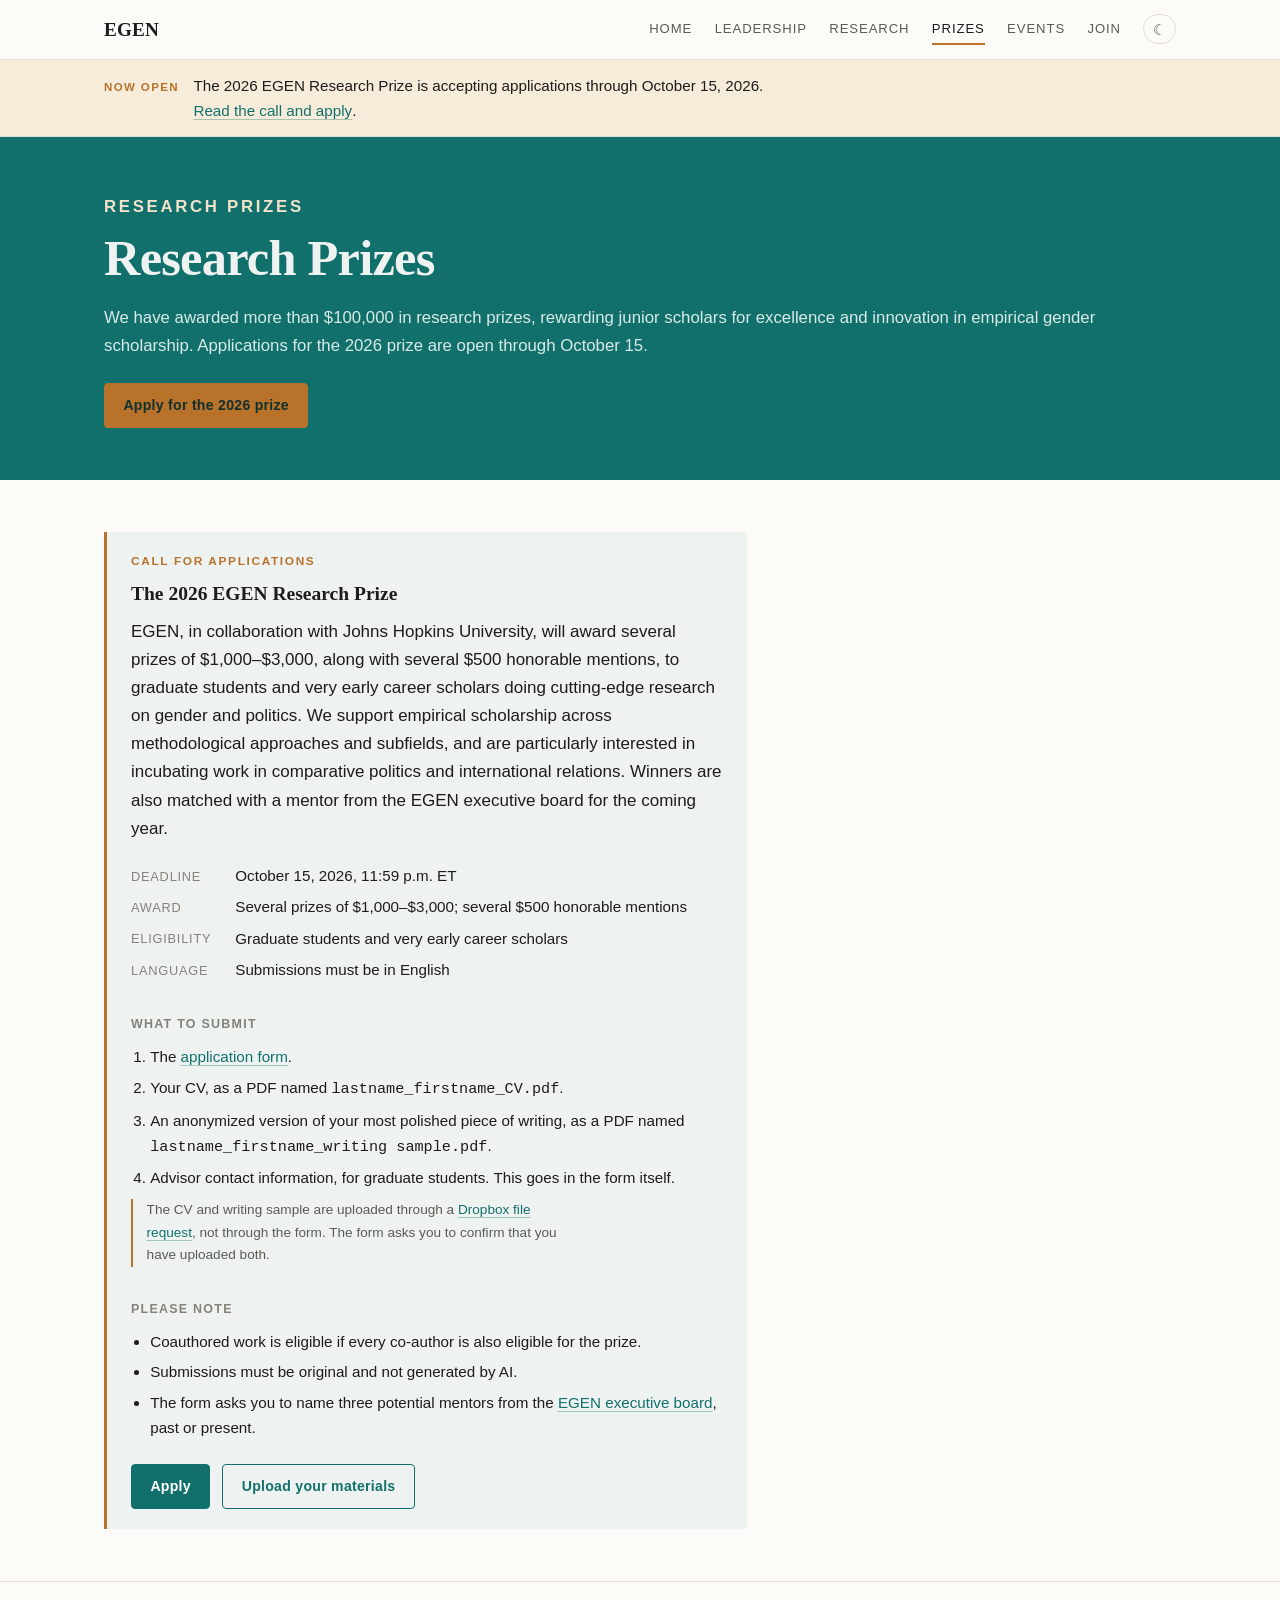
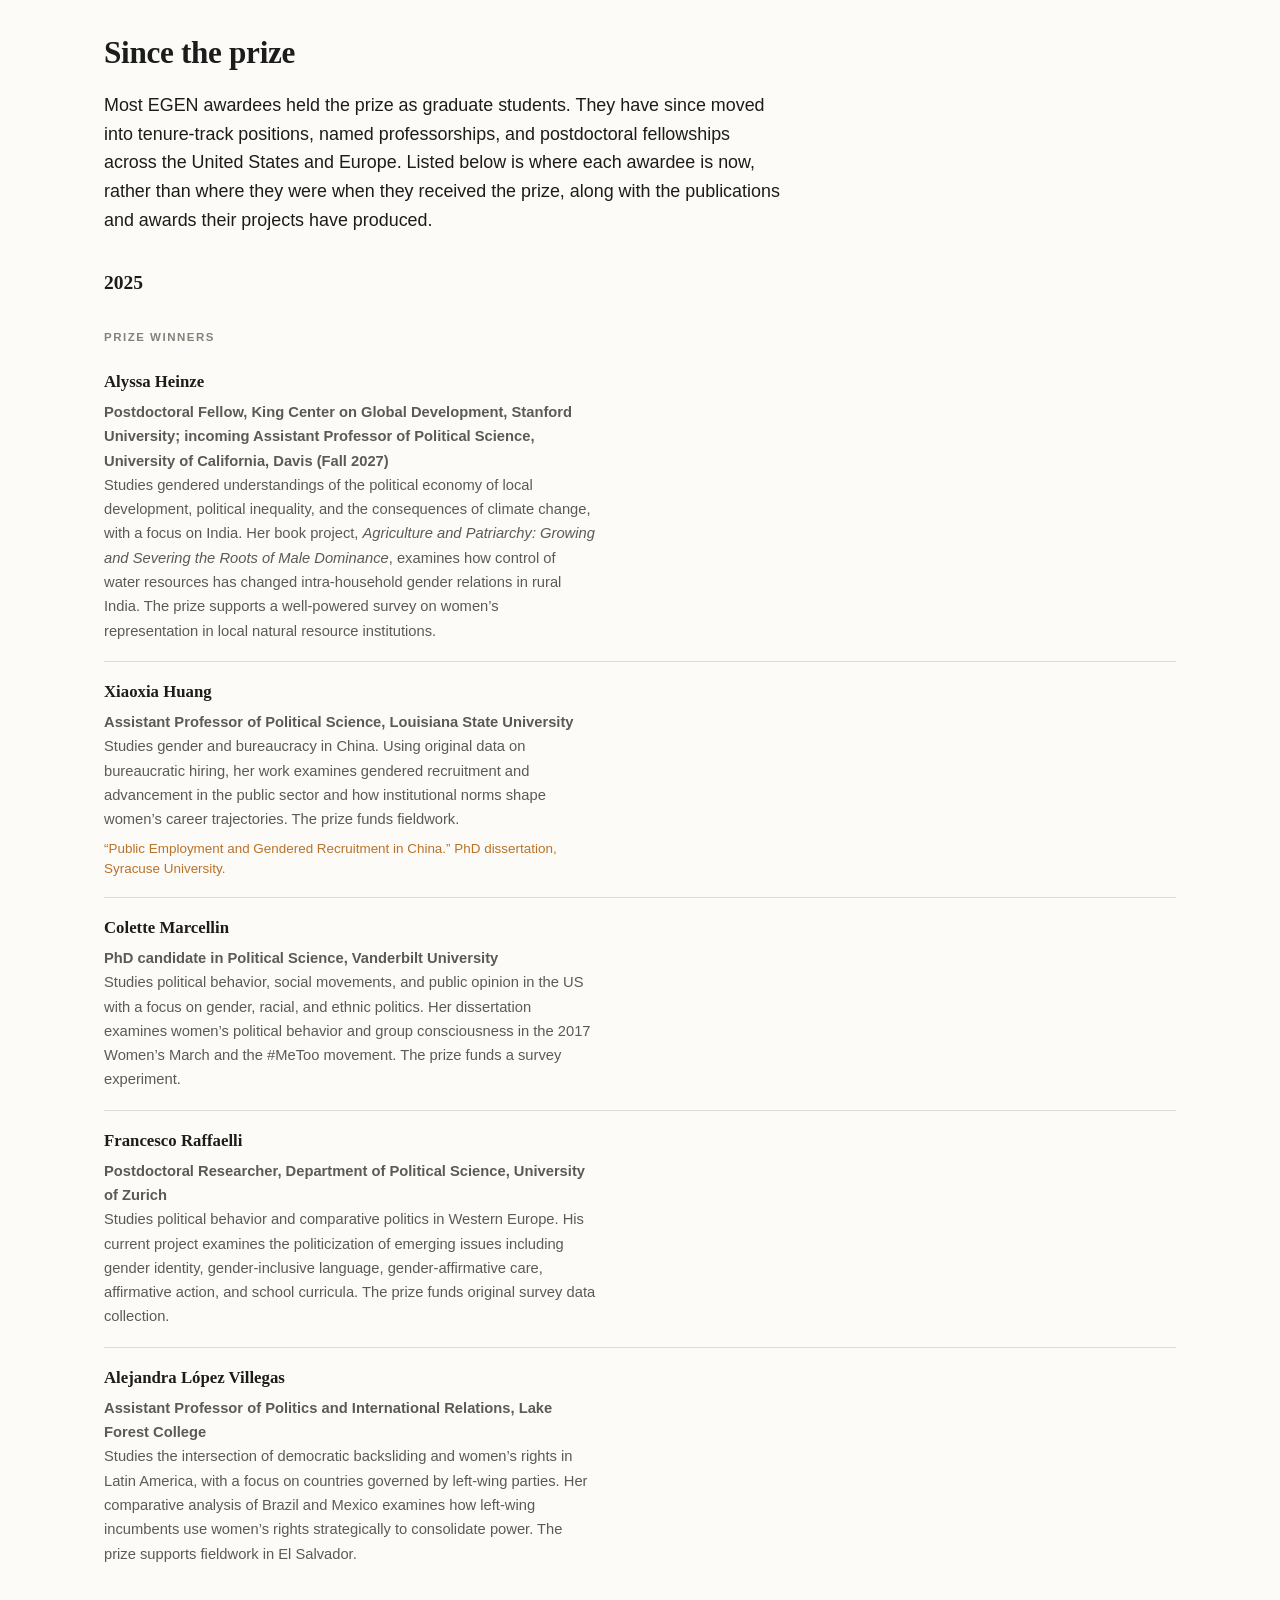
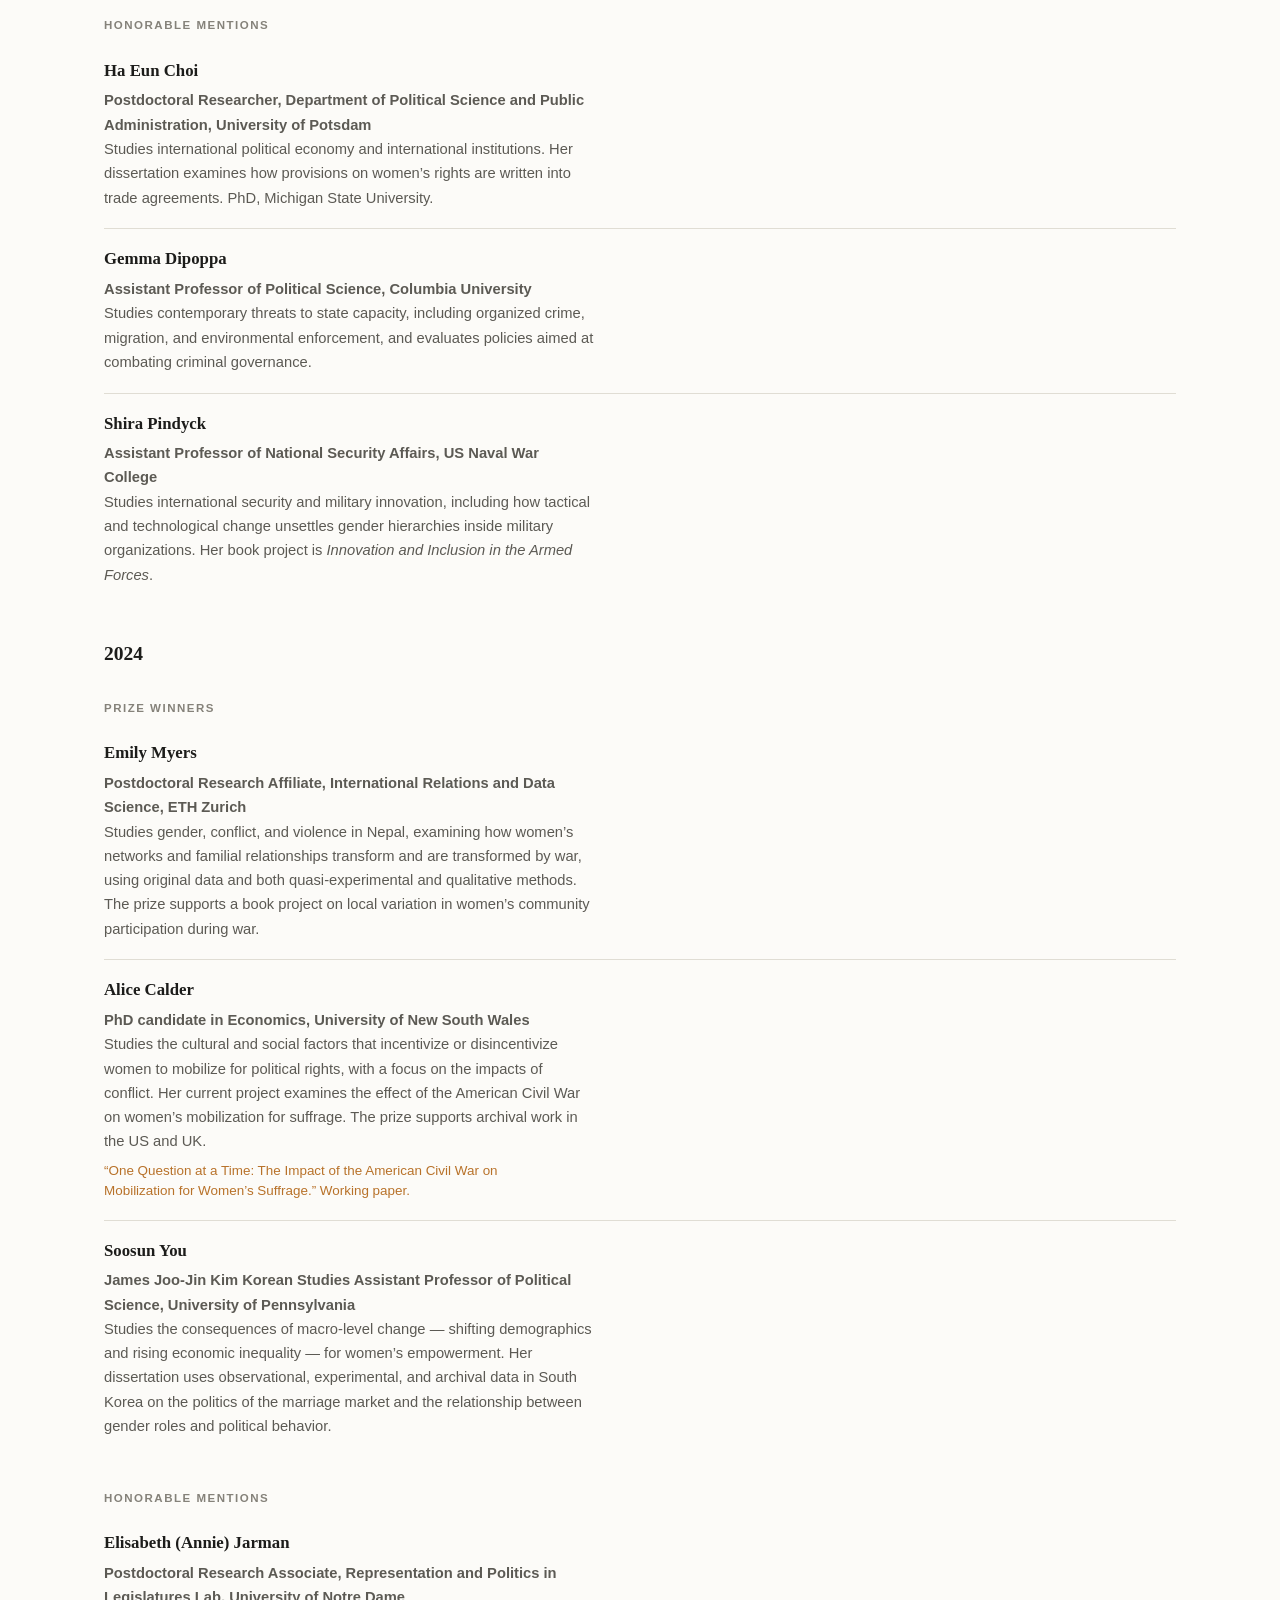
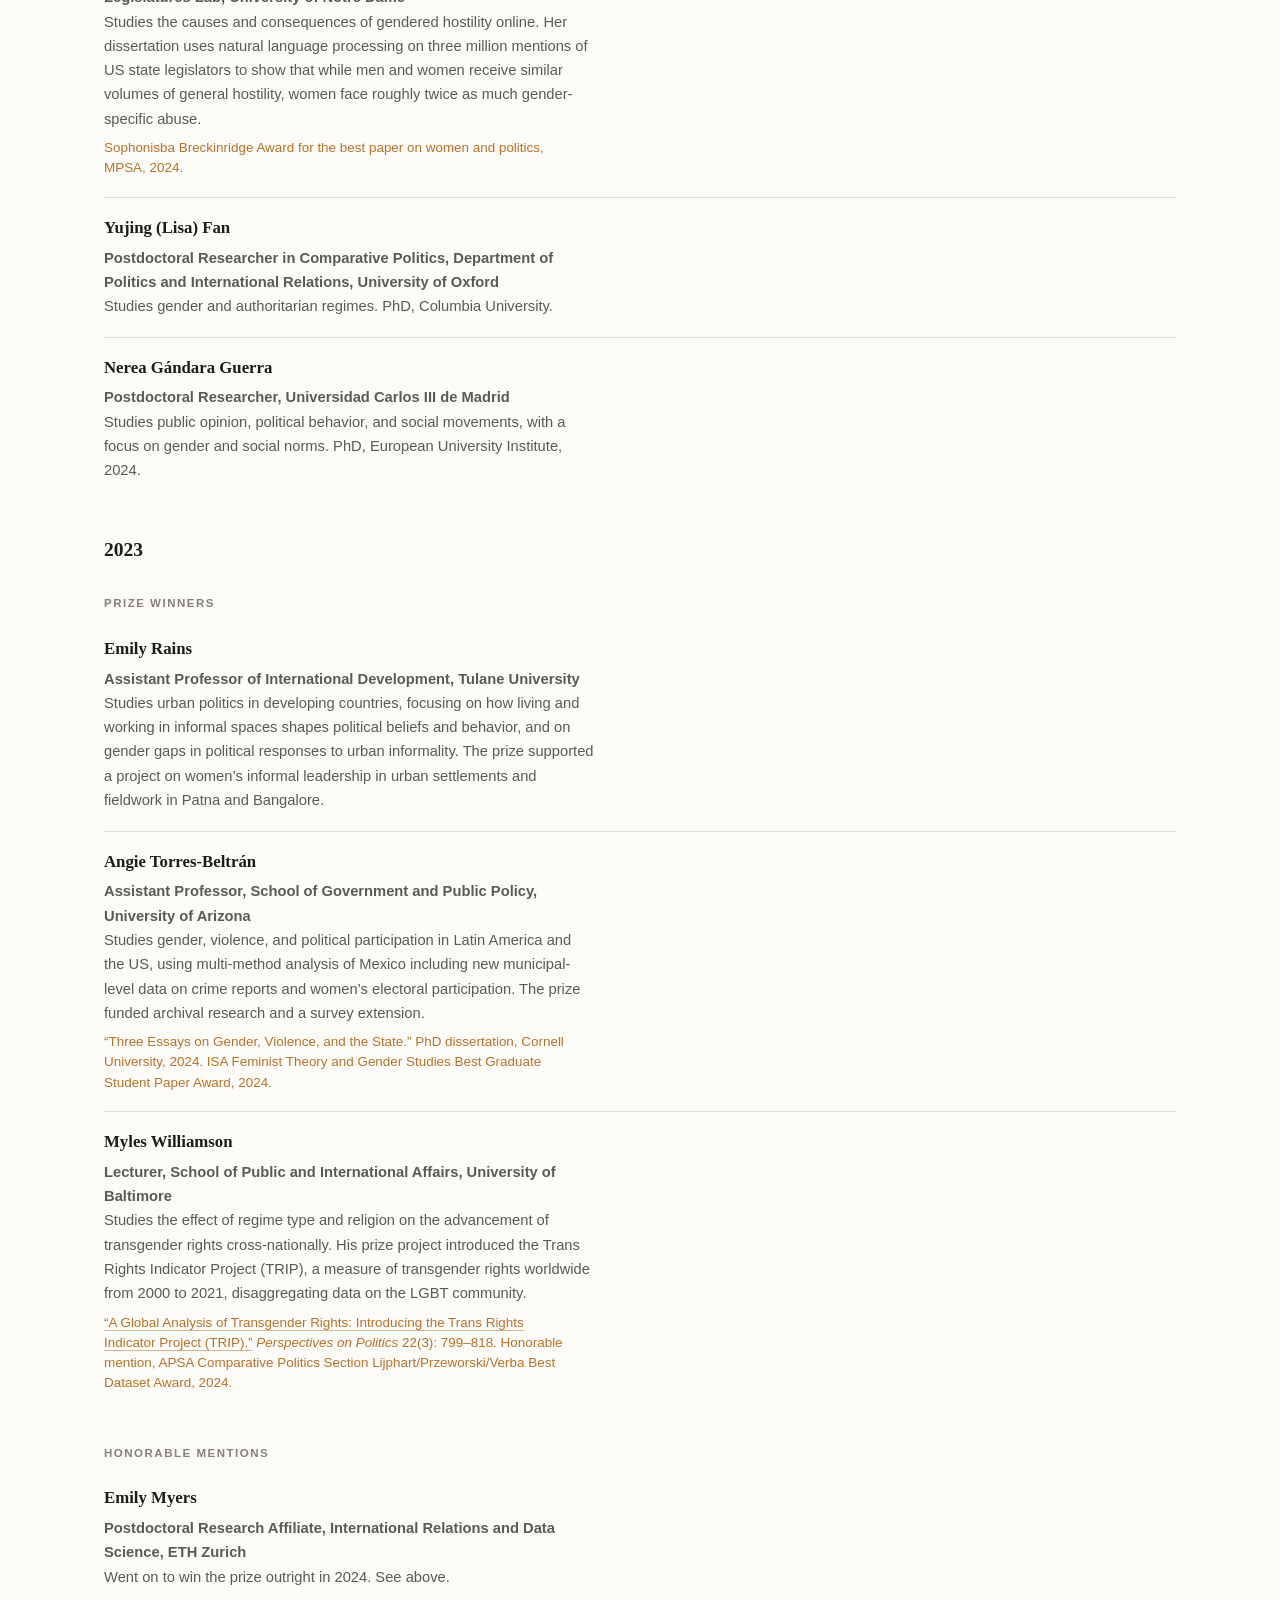
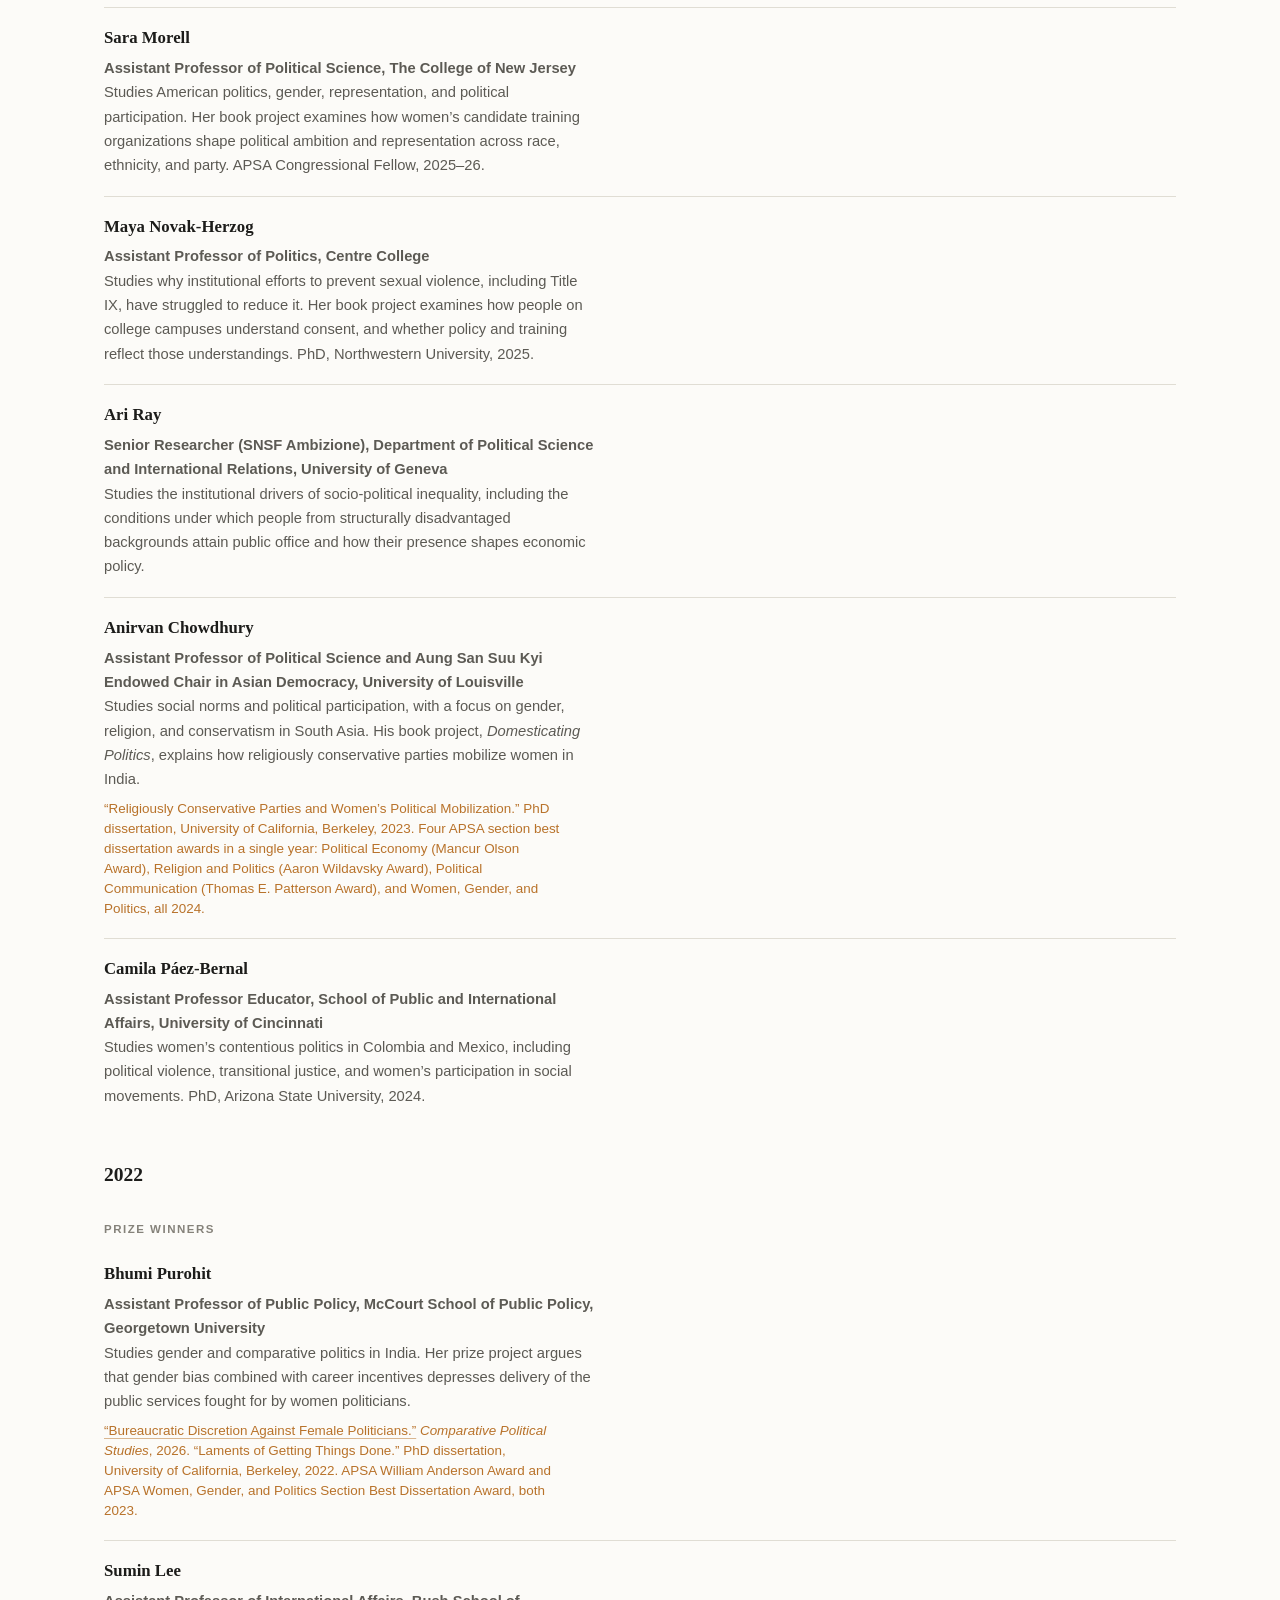
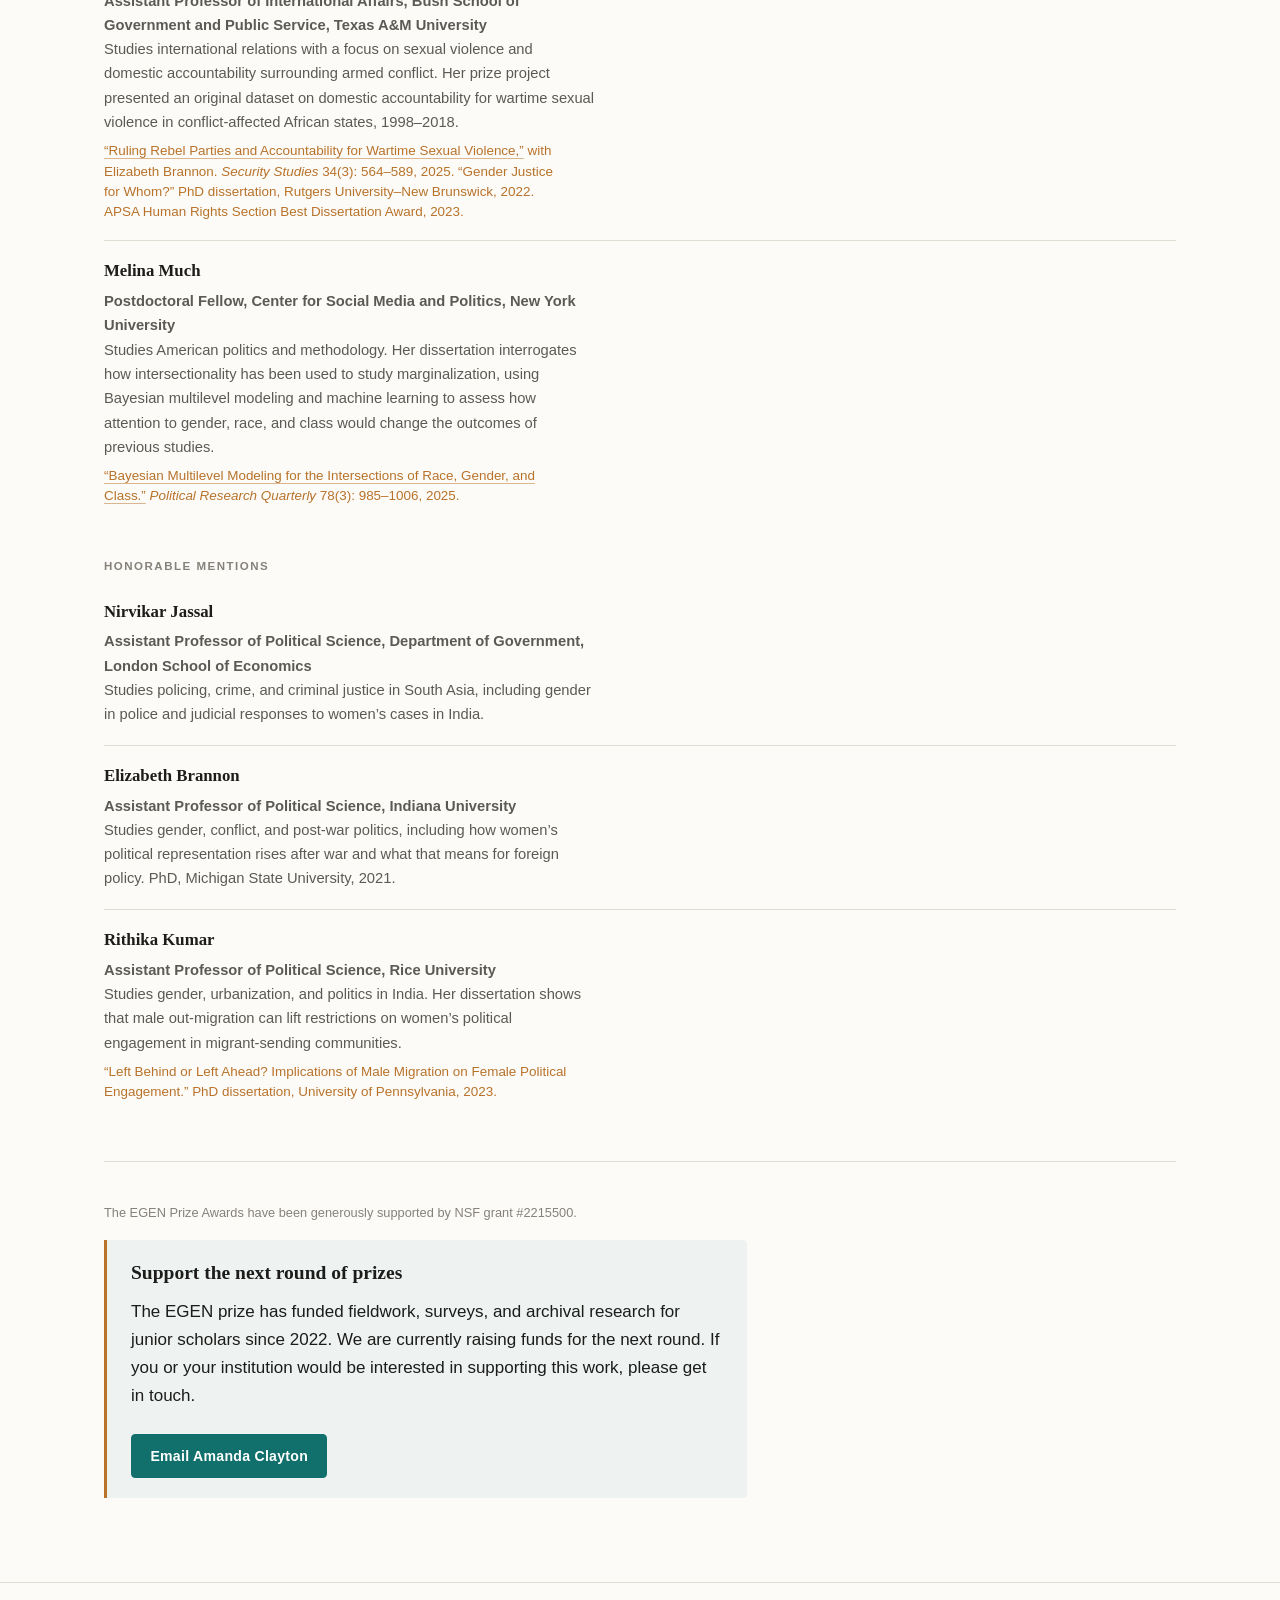
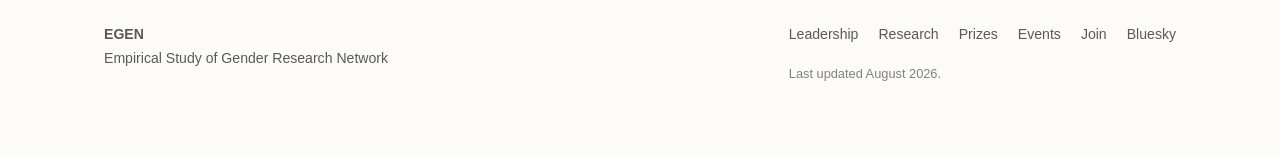
<file: prize-winners.html>
<!doctype html>
<html lang="en"><head><meta charset="utf-8"><title>Redirecting&hellip;</title>
<link rel="canonical" href="https://www.egenpolisci.org/prizes.html">
<meta http-equiv="refresh" content="0; url=/prizes.html"><meta name="robots" content="noindex">
<script>location.replace("/prizes.html");</script></head>
<body style="font-family:system-ui,sans-serif;padding:3rem;max-width:40rem;margin:0 auto">
<p>This page has moved. <a href="/prizes.html">Continue here</a>.</p></body></html>
</file>
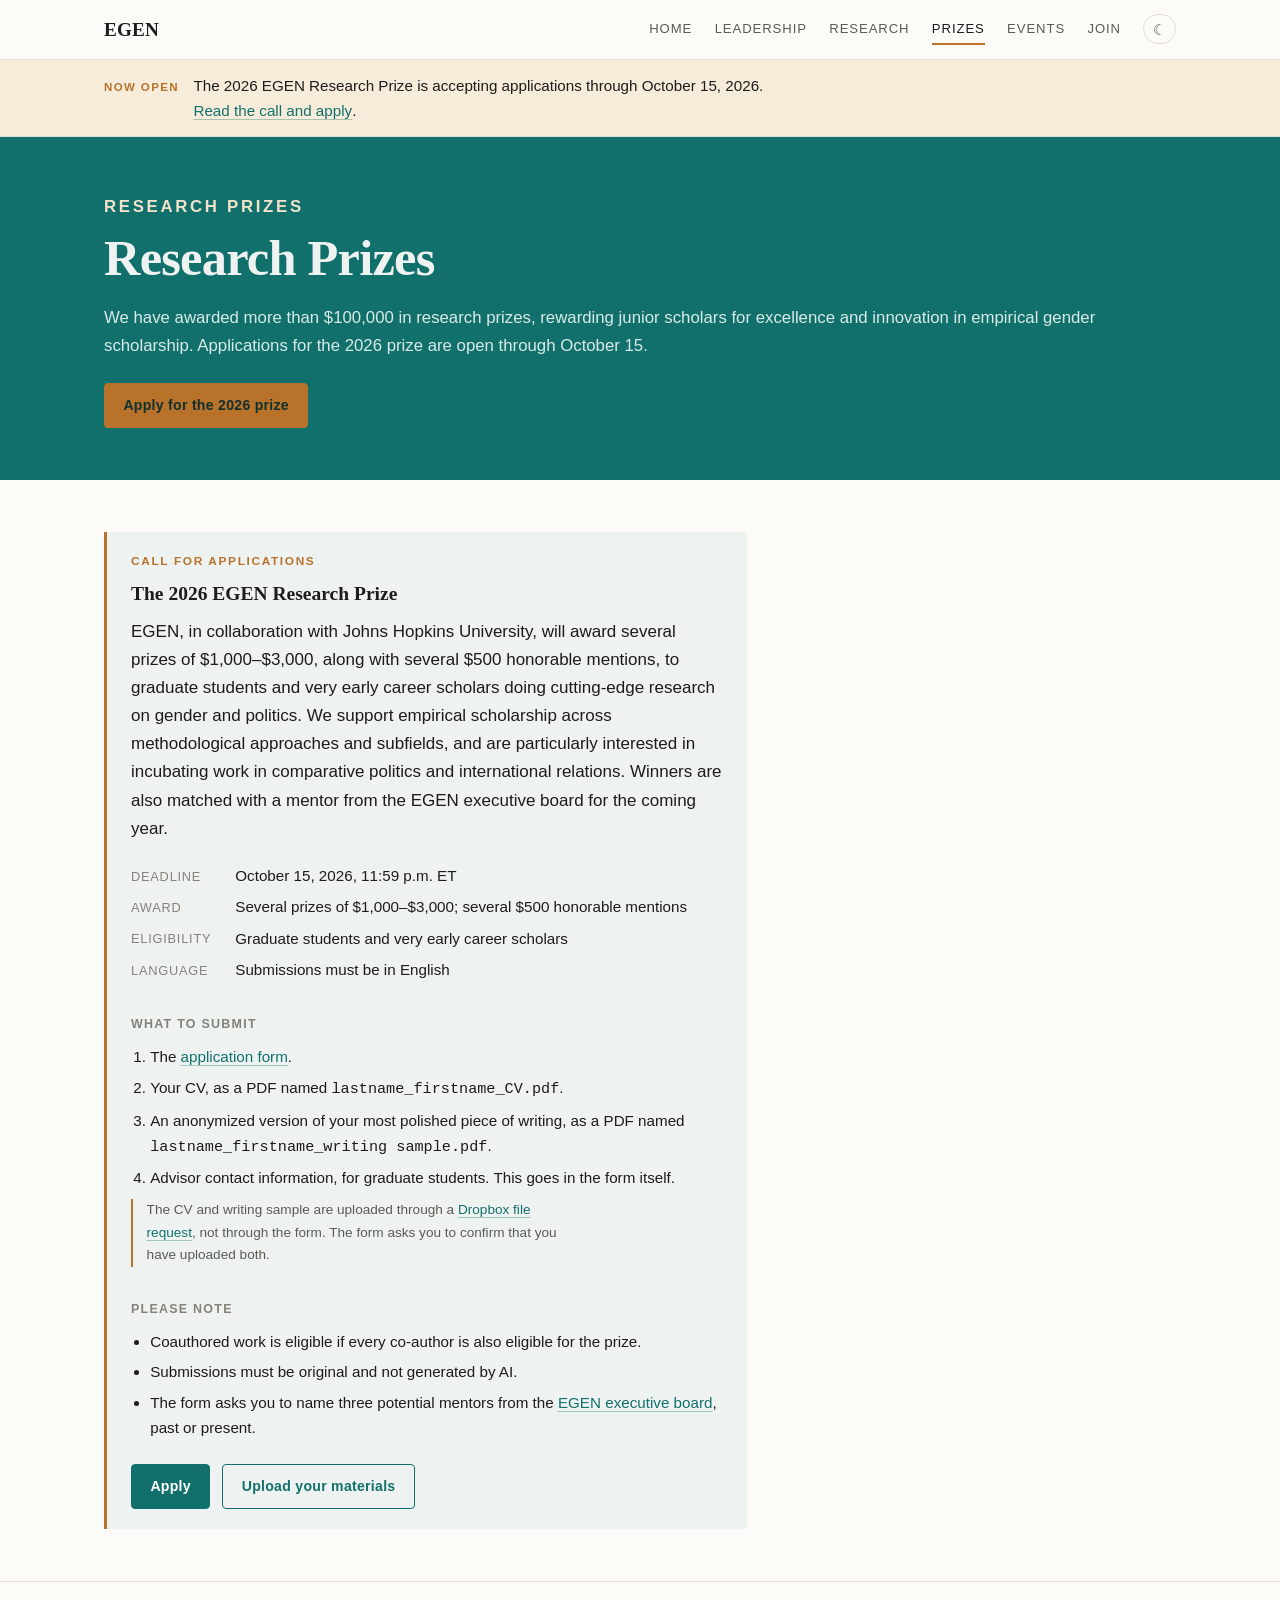
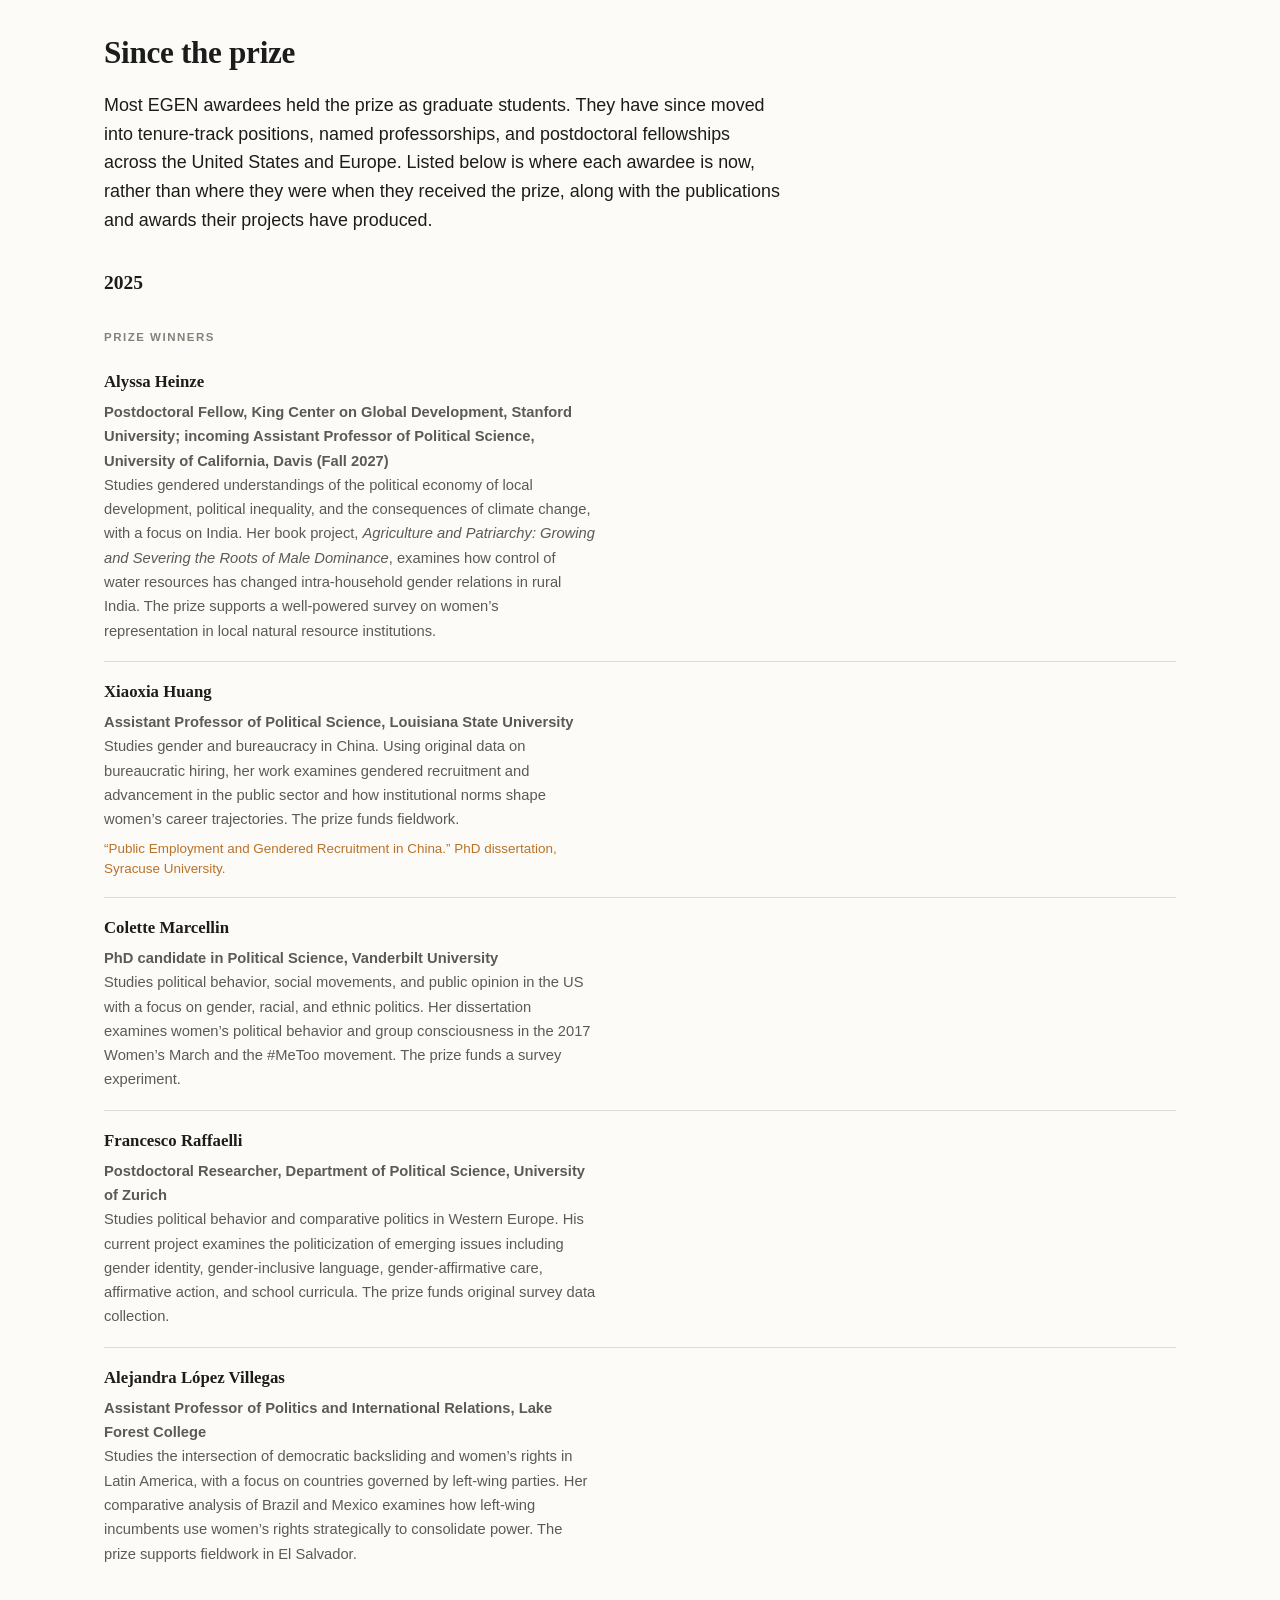
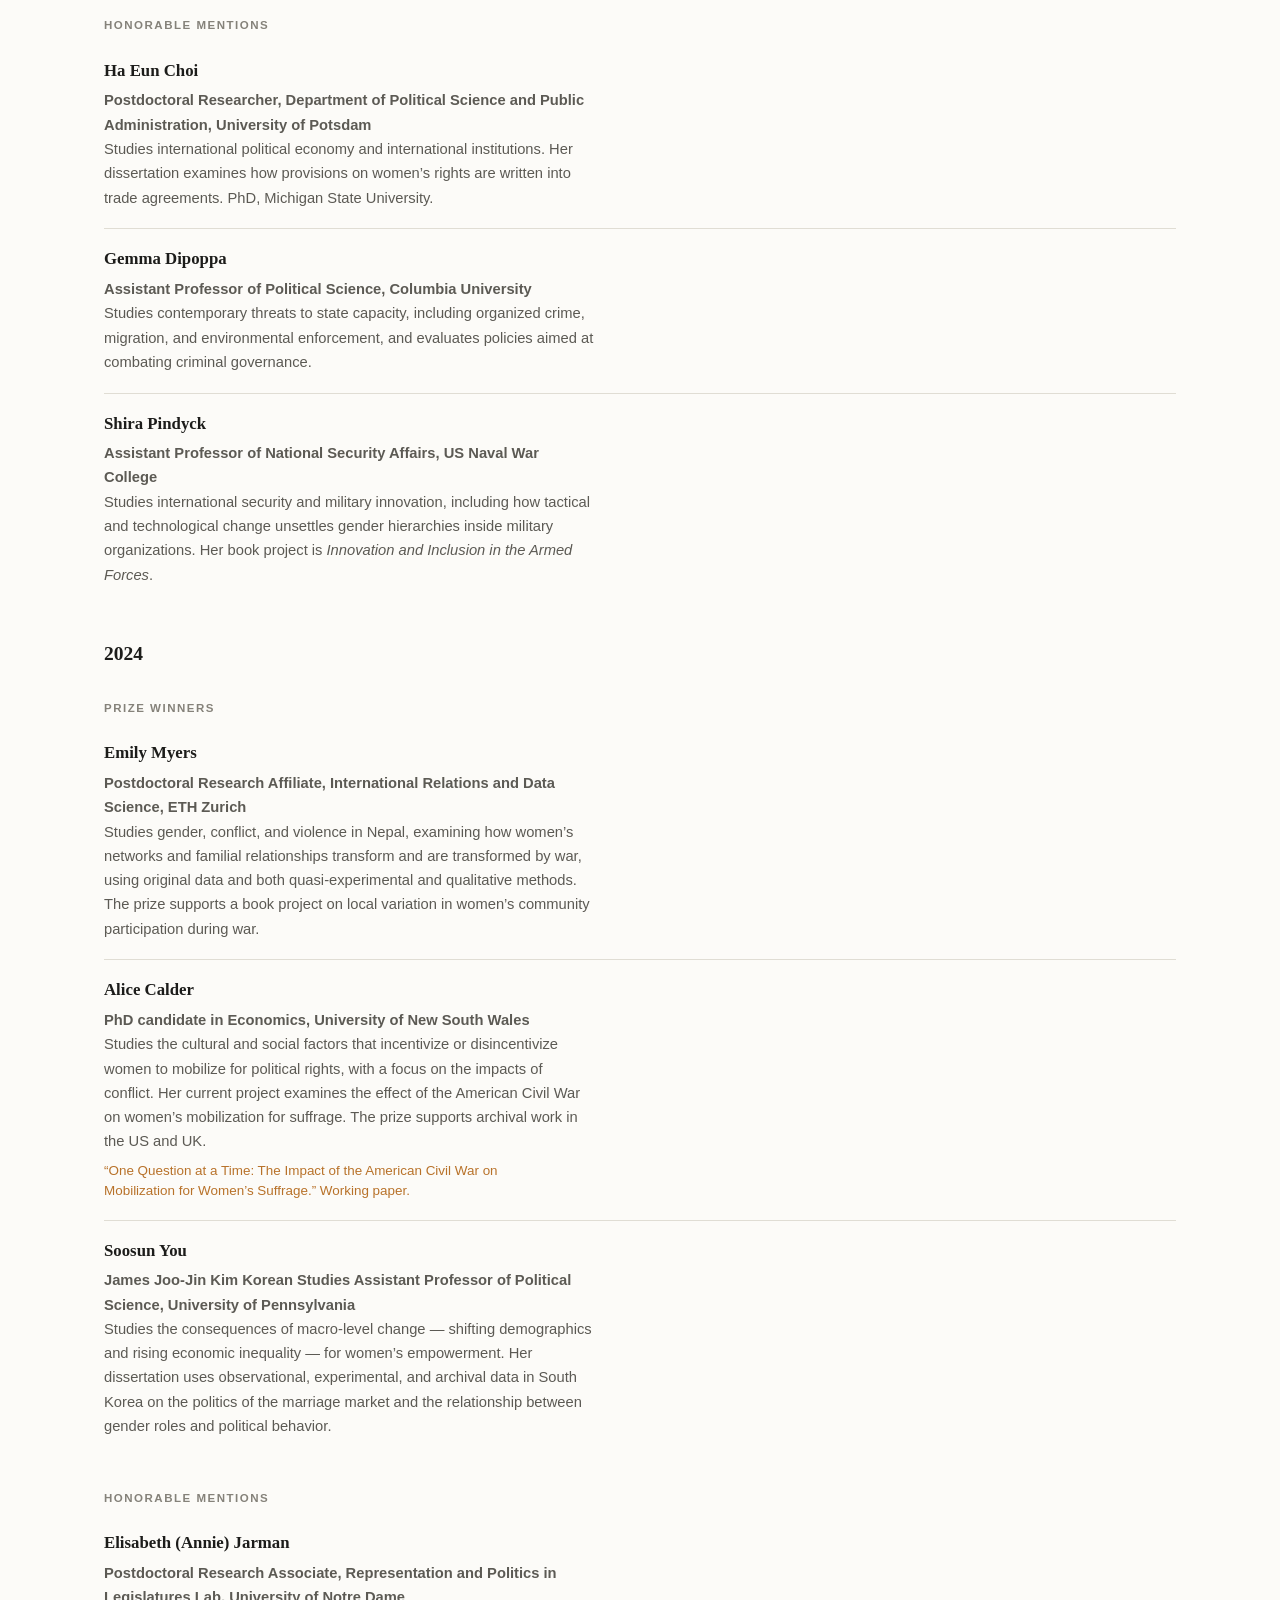
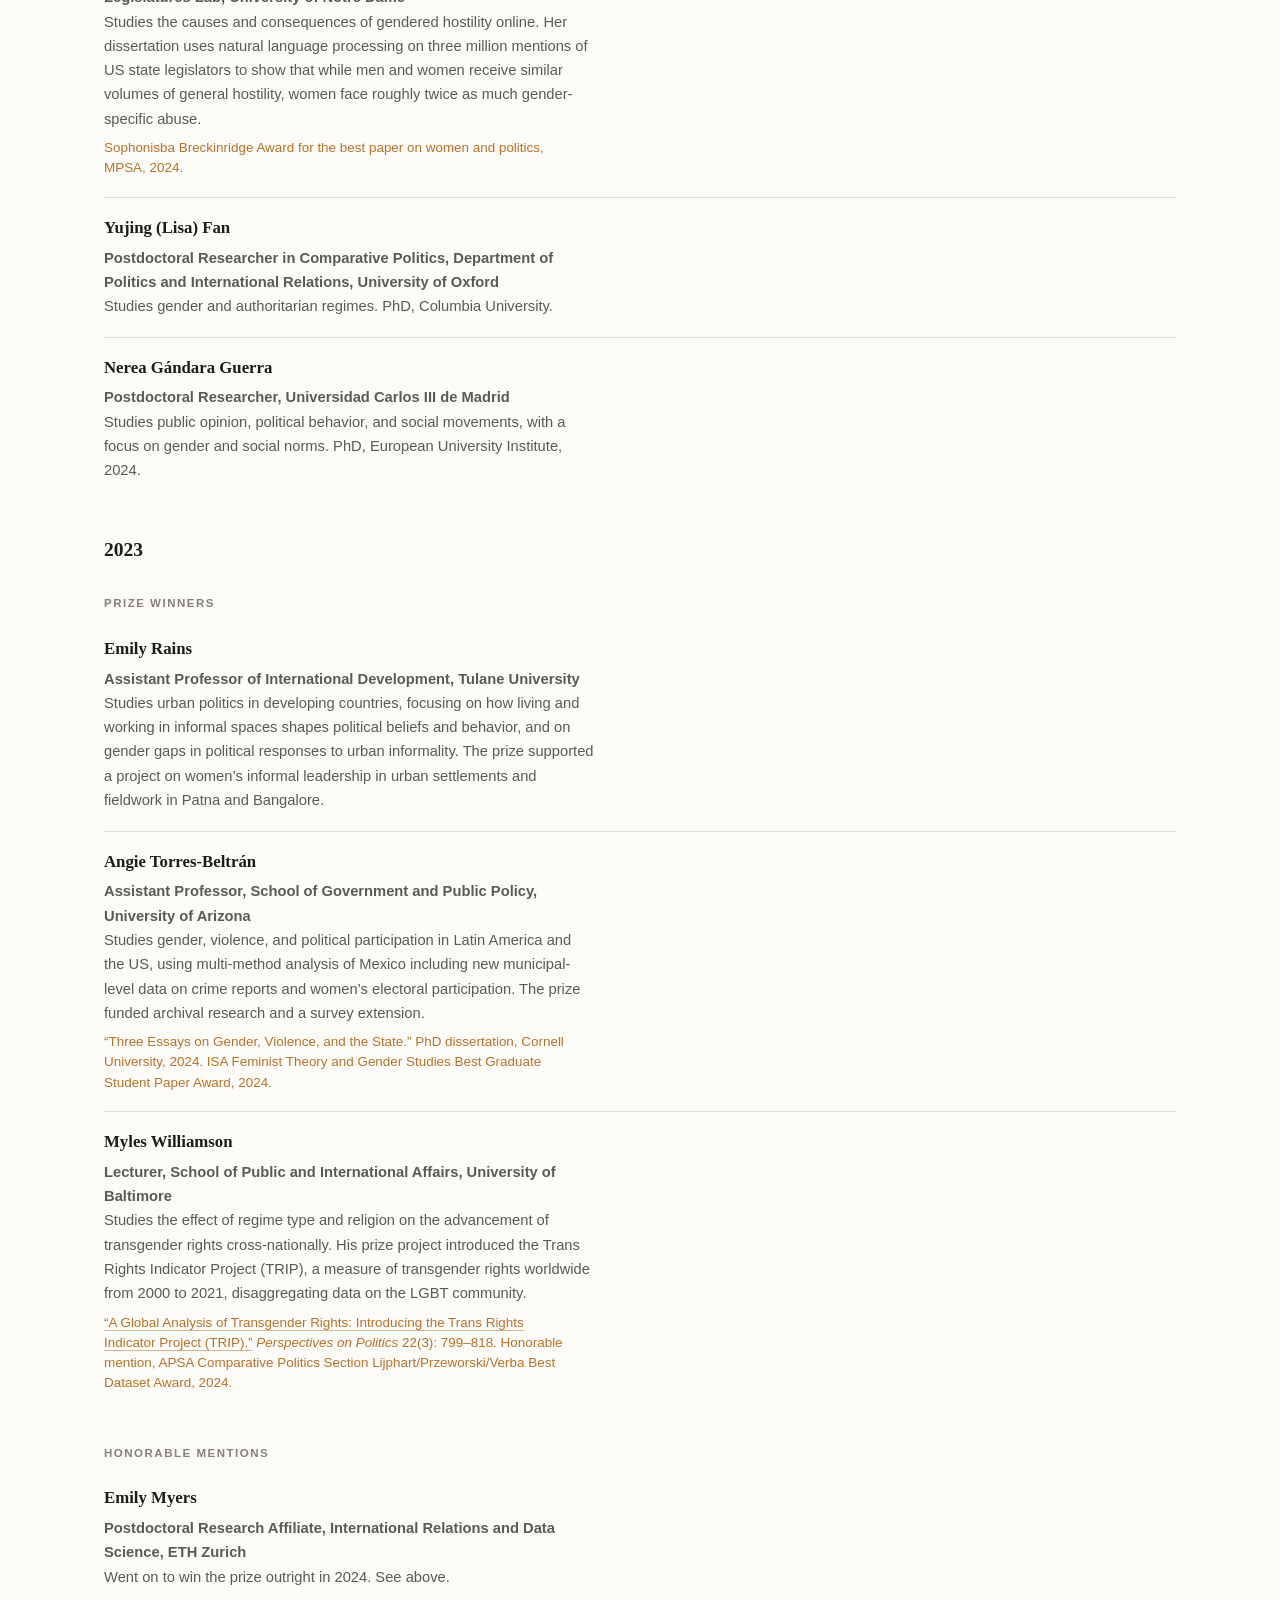
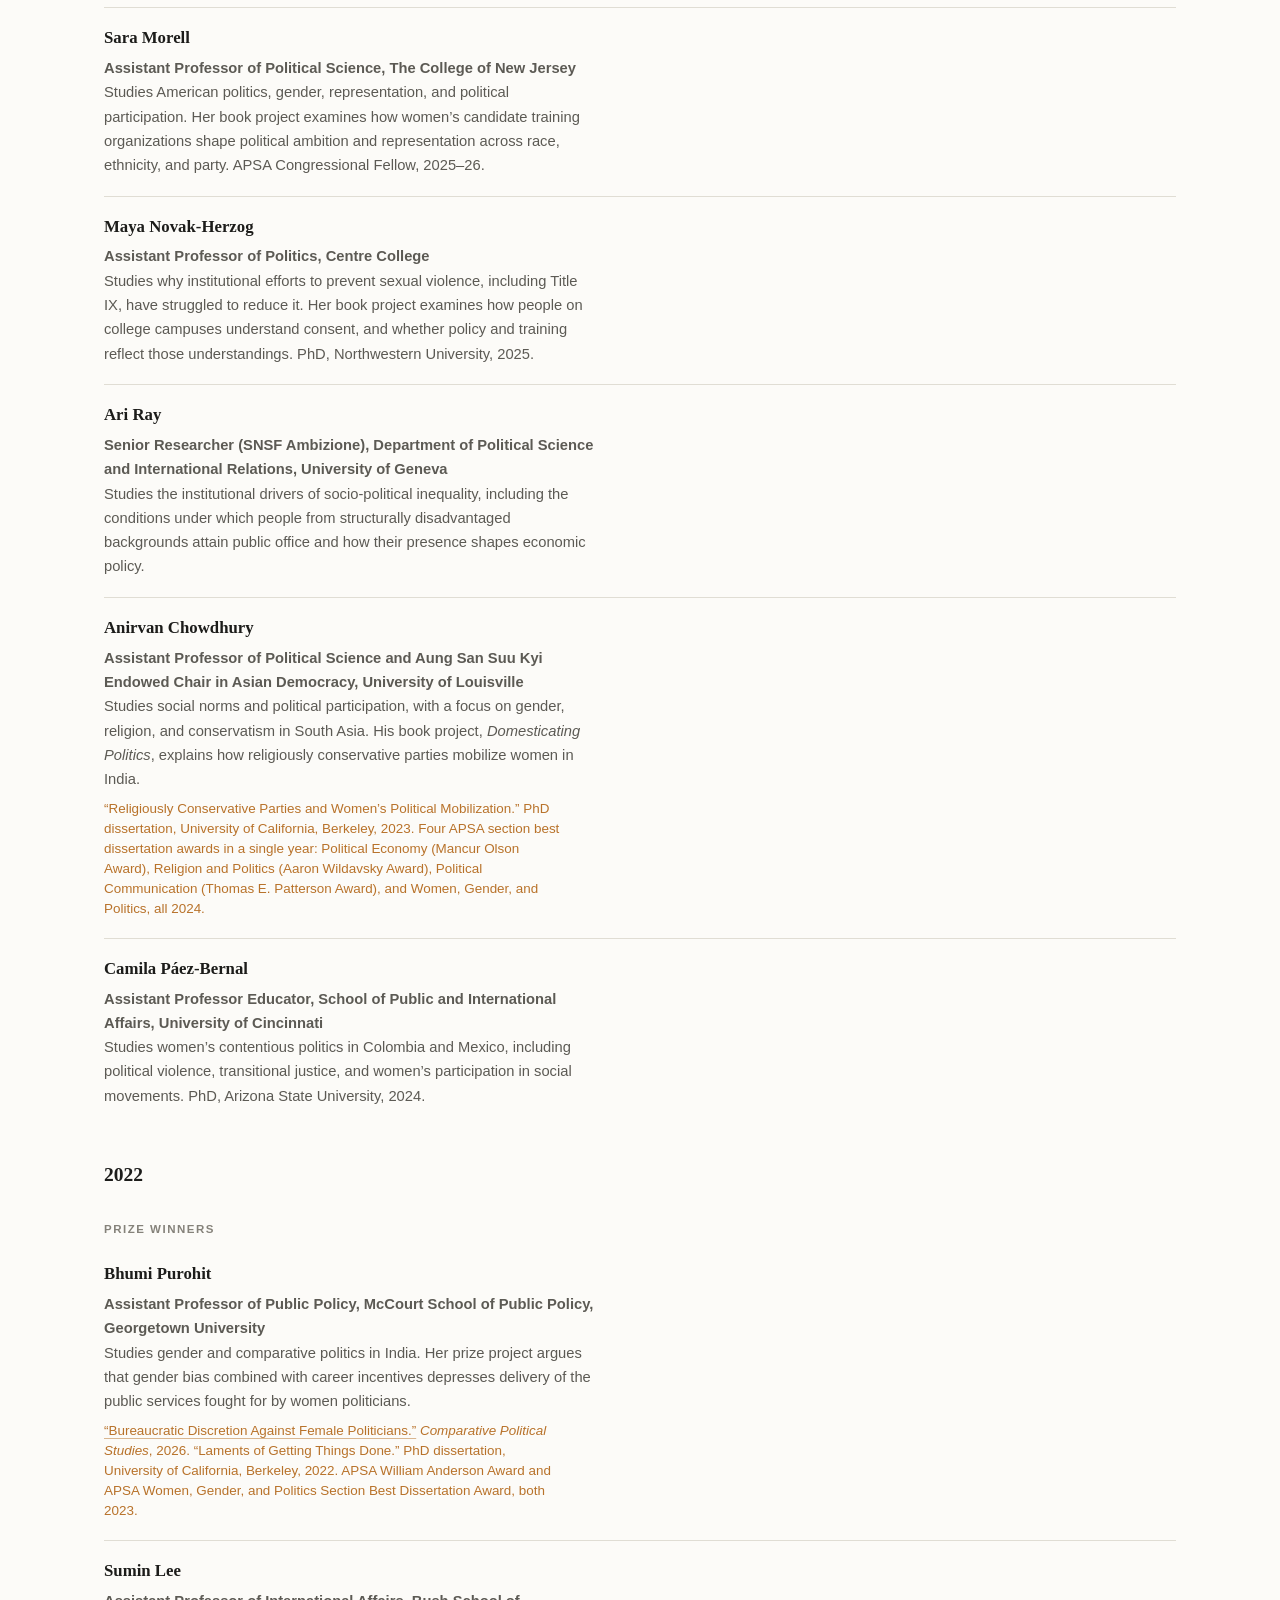
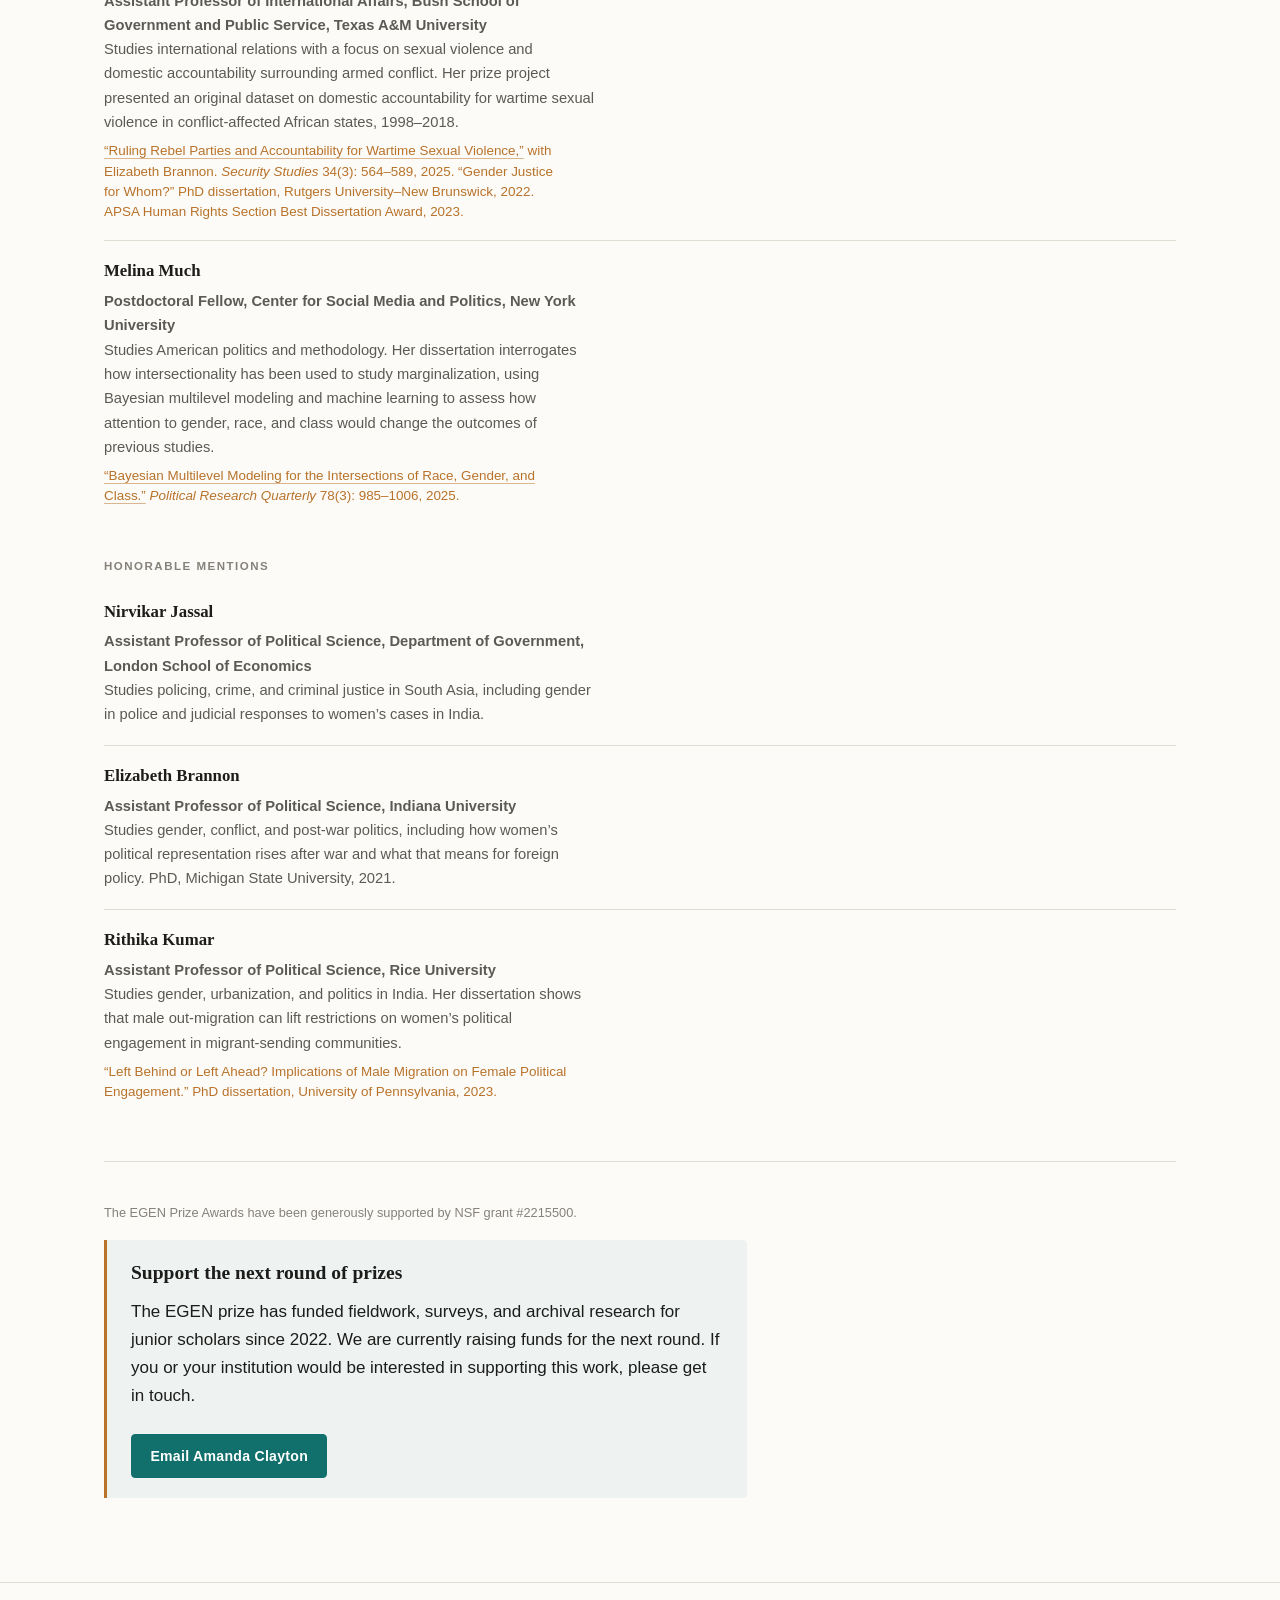
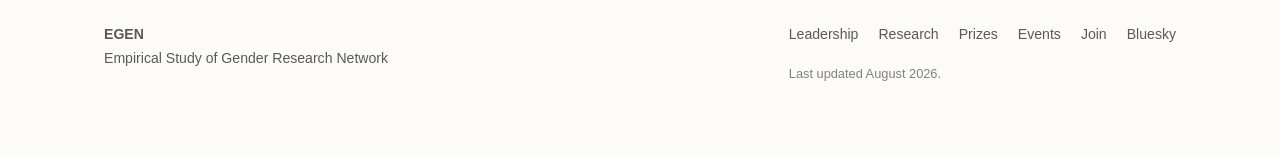
<file: prizes.html>
<!doctype html>
<html lang="en">
<head>
<meta charset="utf-8">
<meta name="viewport" content="width=device-width, initial-scale=1">
<title>Research Prizes | EGEN</title>
<meta name="description" content="The 2026 EGEN Research Prize is open for applications through October 15, 2026. Prizes of $1,000-$3,000 for graduate students and early career scholars working on gender and politics.">
<meta property="og:title" content="Research Prizes | EGEN">
<meta property="og:description" content="Applications for the 2026 EGEN Research Prize are open through October 15, 2026.">
<meta property="og:type" content="website">
<meta property="og:site_name" content="EGEN">
<meta property="og:url" content="https://www.egenpolisci.org/prizes.html">
<meta name="twitter:card" content="summary">
<link rel="stylesheet" href="css/style.css">
<script src="js/site.js"></script>
<link rel="icon" href="data:image/svg+xml,<svg xmlns='http://www.w3.org/2000/svg' viewBox='0 0 100 100'><text y='.9em' font-size='62' font-family='Georgia,serif'>EG</text></svg>">
</head>
<body>
<a class="skip" href="#main">Skip to content</a>

<header class="site-header">
  <div class="wrap">
    <a class="brand" href="index.html">EGEN</a>
    <nav class="main" aria-label="Main">
      <a href="index.html">Home</a>
      <a href="leadership.html">Leadership</a>
      <a href="research.html">Research</a>
      <a href="prizes.html" aria-current="page">Prizes</a>
      <a href="events.html">Events</a>
      <a href="join.html">Join</a>
      <button class="theme-toggle" type="button" aria-label="Toggle dark mode">&#9790;</button>
    </nav>
  </div>
</header>

<div class="announce">
  <div class="wrap">
    <p class="tag">Now open</p>
    <p>The 2026 EGEN Research Prize is accepting applications through October&nbsp;15, 2026. <a href="prizes.html#apply">Read the call and apply</a>.</p>
  </div>
</div>

<main id="main">
<div class="band">
  <div class="wrap">
    <p class="eyebrow">Research prizes</p>
    <h1>Research Prizes</h1>
    <p class="lede-wide">We have awarded more than $100,000 in research prizes, rewarding junior scholars for excellence and innovation in empirical gender scholarship. Applications for the 2026 prize are open through October&nbsp;15.</p>
    <div class="btn-row">
      <a class="btn" href="https://docs.google.com/forms/d/e/1FAIpQLSeQLSxezrULNhhdC6eCBvbupp-a-WrF3t5gD9ShmgvduGip8Q/viewform" target="_blank" rel="noopener">Apply for the 2026 prize</a>
    </div>
  </div>
</div>


<section>
  <div class="wrap">
    <div class="callout open-call" id="apply">
      <p class="eyebrow">Call for applications</p>
      <h3 class="mt0">The 2026 EGEN Research Prize</h3>
      <p>
        EGEN, in collaboration with Johns Hopkins University, will award several prizes of
        $1,000&ndash;$3,000, along with several $500 honorable mentions, to graduate students and
        very early career scholars doing cutting-edge research on gender and politics. We support
        empirical scholarship across methodological approaches and subfields, and are particularly
        interested in incubating work in comparative politics and international relations. Winners
        are also matched with a mentor from the EGEN executive board for the coming year.
      </p>

      <dl class="kv">
        <dt>Deadline</dt><dd>October 15, 2026, 11:59&nbsp;p.m. ET</dd>
        <dt>Award</dt><dd>Several prizes of $1,000&ndash;$3,000; several $500 honorable mentions</dd>
        <dt>Eligibility</dt><dd>Graduate students and very early career scholars</dd>
        <dt>Language</dt><dd>Submissions must be in English</dd>
      </dl>

      <h4>What to submit</h4>
      <ol>
        <li>The <a href="https://docs.google.com/forms/d/e/1FAIpQLSeQLSxezrULNhhdC6eCBvbupp-a-WrF3t5gD9ShmgvduGip8Q/viewform" target="_blank" rel="noopener">application form</a>.</li>
        <li>Your CV, as a PDF named <code>lastname_firstname_CV.pdf</code>.</li>
        <li>An anonymized version of your most polished piece of writing, as a PDF named <code>lastname_firstname_writing sample.pdf</code>.</li>
        <li>Advisor contact information, for graduate students. This goes in the form itself.</li>
      </ol>
      <p class="note">
        The CV and writing sample are uploaded through a
        <a href="https://www.dropbox.com/request/mm8qfemhpgietltcb0l7" target="_blank" rel="noopener">Dropbox file request</a>, not
        through the form. The form asks you to confirm that you have uploaded both.
      </p>

      <h4>Please note</h4>
      <ul>
        <li>Coauthored work is eligible if every co-author is also eligible for the prize.</li>
        <li>Submissions must be original and not generated by AI.</li>
        <li>The form asks you to name three potential mentors from the <a href="leadership.html">EGEN executive board</a>, past or present.</li>
      </ul>

      <div class="btn-row">
        <a class="btn" href="https://docs.google.com/forms/d/e/1FAIpQLSeQLSxezrULNhhdC6eCBvbupp-a-WrF3t5gD9ShmgvduGip8Q/viewform" target="_blank" rel="noopener">Apply</a>
        <a class="btn ghost" href="https://www.dropbox.com/request/mm8qfemhpgietltcb0l7" target="_blank" rel="noopener">Upload your materials</a>
      </div>
    </div>
  </div>
</section>

<section>
  <div class="wrap">

    <h2>Since the prize</h2>
    <p class="lede">
      Most EGEN awardees held the prize as graduate students. They have since moved into
      tenure-track positions, named professorships, and postdoctoral fellowships across the
      United States and Europe. Listed below is where each awardee is now, rather than where
      they were when they received the prize, along with the publications and awards their
      projects have produced.
    </p>

    <!-- Positions below are kept current. Cohorts older than about five years can be
         archived to a static, time-of-award listing rather than updated indefinitely. -->

    <h3>2025</h3>
    <p class="tier">Prize winners</p>
    <ul class="stack">
      <li>
        <p class="label">Alyssa Heinze</p>
        <p class="detail"><strong>Postdoctoral Fellow, King Center on Global Development, Stanford University; incoming Assistant Professor of Political Science, University of California, Davis (Fall 2027)</strong><br>Studies gendered understandings of the political economy of local development, political inequality, and the consequences of climate change, with a focus on India. Her book project, <em>Agriculture and Patriarchy: Growing and Severing the Roots of Male Dominance</em>, examines how control of water resources has changed intra-household gender relations in rural India. The prize supports a well-powered survey on women&rsquo;s representation in local natural resource institutions.</p>
      </li>
      <li>
        <p class="label">Xiaoxia Huang</p>
        <p class="detail"><strong>Assistant Professor of Political Science, Louisiana State University</strong><br>Studies gender and bureaucracy in China. Using original data on bureaucratic hiring, her work examines gendered recruitment and advancement in the public sector and how institutional norms shape women&rsquo;s career trajectories. The prize funds fieldwork.</p>
        <p class="detail outputs">&ldquo;Public Employment and Gendered Recruitment in China.&rdquo; PhD dissertation, Syracuse University.</p>
      </li>
      <li>
        <p class="label">Colette Marcellin</p>
        <p class="detail"><strong>PhD candidate in Political Science, Vanderbilt University</strong><br>Studies political behavior, social movements, and public opinion in the US with a focus on gender, racial, and ethnic politics. Her dissertation examines women&rsquo;s political behavior and group consciousness in the 2017 Women&rsquo;s March and the #MeToo movement. The prize funds a survey experiment.</p>
      </li>
      <li>
        <p class="label">Francesco Raffaelli</p>
        <p class="detail"><strong>Postdoctoral Researcher, Department of Political Science, University of Zurich</strong><br>Studies political behavior and comparative politics in Western Europe. His current project examines the politicization of emerging issues including gender identity, gender-inclusive language, gender-affirmative care, affirmative action, and school curricula. The prize funds original survey data collection.</p>
      </li>
      <li>
        <p class="label">Alejandra L&oacute;pez Villegas</p>
        <p class="detail"><strong>Assistant Professor of Politics and International Relations, Lake Forest College</strong><br>Studies the intersection of democratic backsliding and women&rsquo;s rights in Latin America, with a focus on countries governed by left-wing parties. Her comparative analysis of Brazil and Mexico examines how left-wing incumbents use women&rsquo;s rights strategically to consolidate power. The prize supports fieldwork in El Salvador.</p>
      </li>
    </ul>

    <p class="tier">Honorable mentions</p>
    <ul class="stack">
      <li>
        <p class="label">Ha Eun Choi</p>
        <p class="detail"><strong>Postdoctoral Researcher, Department of Political Science and Public Administration, University of Potsdam</strong><br>Studies international political economy and international institutions. Her dissertation examines how provisions on women&rsquo;s rights are written into trade agreements. PhD, Michigan State University.</p>
      </li>
      <li>
        <p class="label">Gemma Dipoppa</p>
        <p class="detail"><strong>Assistant Professor of Political Science, Columbia University</strong><br>Studies contemporary threats to state capacity, including organized crime, migration, and environmental enforcement, and evaluates policies aimed at combating criminal governance.</p>
      </li>
      <li>
        <p class="label">Shira Pindyck</p>
        <p class="detail"><strong>Assistant Professor of National Security Affairs, US Naval War College</strong><br>Studies international security and military innovation, including how tactical and technological change unsettles gender hierarchies inside military organizations. Her book project is <em>Innovation and Inclusion in the Armed Forces</em>.</p>
      </li>
    </ul>

    <h3>2024</h3>
    <p class="tier">Prize winners</p>
    <ul class="stack">
      <li>
        <p class="label">Emily Myers</p>
        <p class="detail"><strong>Postdoctoral Research Affiliate, International Relations and Data Science, ETH Zurich</strong><br>Studies gender, conflict, and violence in Nepal, examining how women&rsquo;s networks and familial relationships transform and are transformed by war, using original data and both quasi-experimental and qualitative methods. The prize supports a book project on local variation in women&rsquo;s community participation during war.</p>
      </li>
      <li>
        <p class="label">Alice Calder</p>
        <p class="detail"><strong>PhD candidate in Economics, University of New South Wales</strong><br>Studies the cultural and social factors that incentivize or disincentivize women to mobilize for political rights, with a focus on the impacts of conflict. Her current project examines the effect of the American Civil War on women&rsquo;s mobilization for suffrage. The prize supports archival work in the US and UK.</p>
        <p class="detail outputs">&ldquo;One Question at a Time: The Impact of the American Civil War on Mobilization for Women&rsquo;s Suffrage.&rdquo; Working paper.</p>
      </li>
      <li>
        <p class="label">Soosun You</p>
        <p class="detail"><strong>James Joo-Jin Kim Korean Studies Assistant Professor of Political Science, University of Pennsylvania</strong><br>Studies the consequences of macro-level change &mdash; shifting demographics and rising economic inequality &mdash; for women&rsquo;s empowerment. Her dissertation uses observational, experimental, and archival data in South Korea on the politics of the marriage market and the relationship between gender roles and political behavior.</p>
      </li>
    </ul>

    <p class="tier">Honorable mentions</p>
    <ul class="stack">
      <li>
        <p class="label">Elisabeth (Annie) Jarman</p>
        <p class="detail"><strong>Postdoctoral Research Associate, Representation and Politics in Legislatures Lab, University of Notre Dame</strong><br>Studies the causes and consequences of gendered hostility online. Her dissertation uses natural language processing on three million mentions of US state legislators to show that while men and women receive similar volumes of general hostility, women face roughly twice as much gender-specific abuse.</p>
        <p class="detail outputs">Sophonisba Breckinridge Award for the best paper on women and politics, MPSA, 2024.</p>
      </li>
      <li>
        <p class="label">Yujing (Lisa) Fan</p>
        <p class="detail"><strong>Postdoctoral Researcher in Comparative Politics, Department of Politics and International Relations, University of Oxford</strong><br>Studies gender and authoritarian regimes. PhD, Columbia University.</p>
      </li>
      <li>
        <p class="label">Nerea G&aacute;ndara Guerra</p>
        <p class="detail"><strong>Postdoctoral Researcher, Universidad Carlos III de Madrid</strong><br>Studies public opinion, political behavior, and social movements, with a focus on gender and social norms. PhD, European University Institute, 2024.</p>
      </li>
    </ul>

    <h3>2023</h3>
    <p class="tier">Prize winners</p>
    <ul class="stack">
      <li>
        <p class="label">Emily Rains</p>
        <p class="detail"><strong>Assistant Professor of International Development, Tulane University</strong><br>Studies urban politics in developing countries, focusing on how living and working in informal spaces shapes political beliefs and behavior, and on gender gaps in political responses to urban informality. The prize supported a project on women&rsquo;s informal leadership in urban settlements and fieldwork in Patna and Bangalore.</p>
      </li>
      <li>
        <p class="label">Angie Torres-Beltr&aacute;n</p>
        <p class="detail"><strong>Assistant Professor, School of Government and Public Policy, University of Arizona</strong><br>Studies gender, violence, and political participation in Latin America and the US, using multi-method analysis of Mexico including new municipal-level data on crime reports and women&rsquo;s electoral participation. The prize funded archival research and a survey extension.</p>
        <p class="detail outputs">&ldquo;Three Essays on Gender, Violence, and the State.&rdquo; PhD dissertation, Cornell University, 2024. ISA Feminist Theory and Gender Studies Best Graduate Student Paper Award, 2024.</p>
      </li>
      <li>
        <p class="label">Myles Williamson</p>
        <p class="detail"><strong>Lecturer, School of Public and International Affairs, University of Baltimore</strong><br>Studies the effect of regime type and religion on the advancement of transgender rights cross-nationally. His prize project introduced the Trans Rights Indicator Project (TRIP), a measure of transgender rights worldwide from 2000 to 2021, disaggregating data on the LGBT community.</p>
        <p class="detail outputs"><a href="https://doi.org/10.1017/S1537592723002827" target="_blank" rel="noopener">&ldquo;A Global Analysis of Transgender Rights: Introducing the Trans Rights Indicator Project (TRIP).&rdquo;</a> <em>Perspectives on Politics</em> 22(3): 799&ndash;818. Honorable mention, APSA Comparative Politics Section Lijphart/Przeworski/Verba Best Dataset Award, 2024.</p>
      </li>
    </ul>

    <p class="tier">Honorable mentions</p>
    <ul class="stack">
      <li>
        <p class="label">Emily Myers</p>
        <p class="detail"><strong>Postdoctoral Research Affiliate, International Relations and Data Science, ETH Zurich</strong><br>Went on to win the prize outright in 2024. See above.</p>
      </li>
      <li>
        <p class="label">Sara Morell</p>
        <p class="detail"><strong>Assistant Professor of Political Science, The College of New Jersey</strong><br>Studies American politics, gender, representation, and political participation. Her book project examines how women&rsquo;s candidate training organizations shape political ambition and representation across race, ethnicity, and party. APSA Congressional Fellow, 2025&ndash;26.</p>
      </li>
      <li>
        <p class="label">Maya Novak-Herzog</p>
        <p class="detail"><strong>Assistant Professor of Politics, Centre College</strong><br>Studies why institutional efforts to prevent sexual violence, including Title IX, have struggled to reduce it. Her book project examines how people on college campuses understand consent, and whether policy and training reflect those understandings. PhD, Northwestern University, 2025.</p>
      </li>
      <li>
        <p class="label">Ari Ray</p>
        <p class="detail"><strong>Senior Researcher (SNSF Ambizione), Department of Political Science and International Relations, University of Geneva</strong><br>Studies the institutional drivers of socio-political inequality, including the conditions under which people from structurally disadvantaged backgrounds attain public office and how their presence shapes economic policy.</p>
      </li>
      <li>
        <p class="label">Anirvan Chowdhury</p>
        <p class="detail"><strong>Assistant Professor of Political Science and Aung San Suu Kyi Endowed Chair in Asian Democracy, University of Louisville</strong><br>Studies social norms and political participation, with a focus on gender, religion, and conservatism in South Asia. His book project, <em>Domesticating Politics</em>, explains how religiously conservative parties mobilize women in India.</p>
        <p class="detail outputs">&ldquo;Religiously Conservative Parties and Women&rsquo;s Political Mobilization.&rdquo; PhD dissertation, University of California, Berkeley, 2023. Four APSA section best dissertation awards in a single year: Political Economy (Mancur Olson Award), Religion and Politics (Aaron Wildavsky Award), Political Communication (Thomas E. Patterson Award), and Women, Gender, and Politics, all 2024.</p>
      </li>
      <li>
        <p class="label">Camila P&aacute;ez-Bernal</p>
        <p class="detail"><strong>Assistant Professor Educator, School of Public and International Affairs, University of Cincinnati</strong><br>Studies women&rsquo;s contentious politics in Colombia and Mexico, including political violence, transitional justice, and women&rsquo;s participation in social movements. PhD, Arizona State University, 2024.</p>
      </li>
    </ul>

    <h3>2022</h3>
    <p class="tier">Prize winners</p>
    <ul class="stack">
      <li>
        <p class="label">Bhumi Purohit</p>
        <p class="detail"><strong>Assistant Professor of Public Policy, McCourt School of Public Policy, Georgetown University</strong><br>Studies gender and comparative politics in India. Her prize project argues that gender bias combined with career incentives depresses delivery of the public services fought for by women politicians.</p>
        <p class="detail outputs"><a href="https://doi.org/10.1177/00104140261448427" target="_blank" rel="noopener">&ldquo;Bureaucratic Discretion Against Female Politicians.&rdquo;</a> <em>Comparative Political Studies</em>, 2026. &ldquo;Laments of Getting Things Done.&rdquo; PhD dissertation, University of California, Berkeley, 2022. APSA William Anderson Award and APSA Women, Gender, and Politics Section Best Dissertation Award, both 2023.</p>
      </li>
      <li>
        <p class="label">Sumin Lee</p>
        <p class="detail"><strong>Assistant Professor of International Affairs, Bush School of Government and Public Service, Texas A&amp;M University</strong><br>Studies international relations with a focus on sexual violence and domestic accountability surrounding armed conflict. Her prize project presented an original dataset on domestic accountability for wartime sexual violence in conflict-affected African states, 1998&ndash;2018.</p>
        <p class="detail outputs"><a href="https://doi.org/10.1080/09636412.2025.2507070" target="_blank" rel="noopener">&ldquo;Ruling Rebel Parties and Accountability for Wartime Sexual Violence,&rdquo;</a> with Elizabeth Brannon. <em>Security Studies</em> 34(3): 564&ndash;589, 2025. &ldquo;Gender Justice for Whom?&rdquo; PhD dissertation, Rutgers University&ndash;New Brunswick, 2022. APSA Human Rights Section Best Dissertation Award, 2023.</p>
      </li>
      <li>
        <p class="label">Melina Much</p>
        <p class="detail"><strong>Postdoctoral Fellow, Center for Social Media and Politics, New York University</strong><br>Studies American politics and methodology. Her dissertation interrogates how intersectionality has been used to study marginalization, using Bayesian multilevel modeling and machine learning to assess how attention to gender, race, and class would change the outcomes of previous studies.</p>
        <p class="detail outputs"><a href="https://doi.org/10.1177/10659129251335233" target="_blank" rel="noopener">&ldquo;Bayesian Multilevel Modeling for the Intersections of Race, Gender, and Class.&rdquo;</a> <em>Political Research Quarterly</em> 78(3): 985&ndash;1006, 2025.</p>
      </li>
    </ul>

    <p class="tier">Honorable mentions</p>
    <ul class="stack">
      <li>
        <p class="label">Nirvikar Jassal</p>
        <p class="detail"><strong>Assistant Professor of Political Science, Department of Government, London School of Economics</strong><br>Studies policing, crime, and criminal justice in South Asia, including gender in police and judicial responses to women&rsquo;s cases in India.</p>
      </li>
      <li>
        <p class="label">Elizabeth Brannon</p>
        <p class="detail"><strong>Assistant Professor of Political Science, Indiana University</strong><br>Studies gender, conflict, and post-war politics, including how women&rsquo;s political representation rises after war and what that means for foreign policy. PhD, Michigan State University, 2021.</p>
      </li>
      <li>
        <p class="label">Rithika Kumar</p>
        <p class="detail"><strong>Assistant Professor of Political Science, Rice University</strong><br>Studies gender, urbanization, and politics in India. Her dissertation shows that male out-migration can lift restrictions on women&rsquo;s political engagement in migrant-sending communities.</p>
        <p class="detail outputs">&ldquo;Left Behind or Left Ahead? Implications of Male Migration on Female Political Engagement.&rdquo; PhD dissertation, University of Pennsylvania, 2023.</p>
      </li>
    </ul>

    <hr>
    <p class="colophon">The EGEN Prize Awards have been generously supported by NSF grant #2215500.</p>

    <div class="callout">
      <h3 class="mt0">Support the next round of prizes</h3>
      <p>
        The EGEN prize has funded fieldwork, surveys, and archival research for junior scholars
        since 2022. We are currently raising funds for the next round. If you or your institution
        would be interested in supporting this work, please get in touch.
      </p>
      <div class="btn-row">
        <a class="btn" href="mailto:abclayton@berkeley.edu?subject=Supporting%20EGEN">Email Amanda Clayton</a>
      </div>
    </div>
  </div>
</section>

</main>

<footer class="site-footer">
  <div class="wrap">
    <div>
      <strong>EGEN</strong><br>
      Empirical Study of Gender Research Network
    </div>
    <div>
      <div class="footer-links">
        <a href="leadership.html">Leadership</a>
        <a href="research.html">Research</a>
        <a href="prizes.html">Prizes</a>
        <a href="events.html">Events</a>
        <a href="join.html">Join</a>
        <a href="https://go.bsky.app/SeabEZc" target="_blank" rel="noopener">Bluesky</a>
      </div>
      <p class="colophon" style="margin-top:1rem">Last updated August 2026.</p>
    </div>
  </div>
</footer>

</body>
</html>
</file>
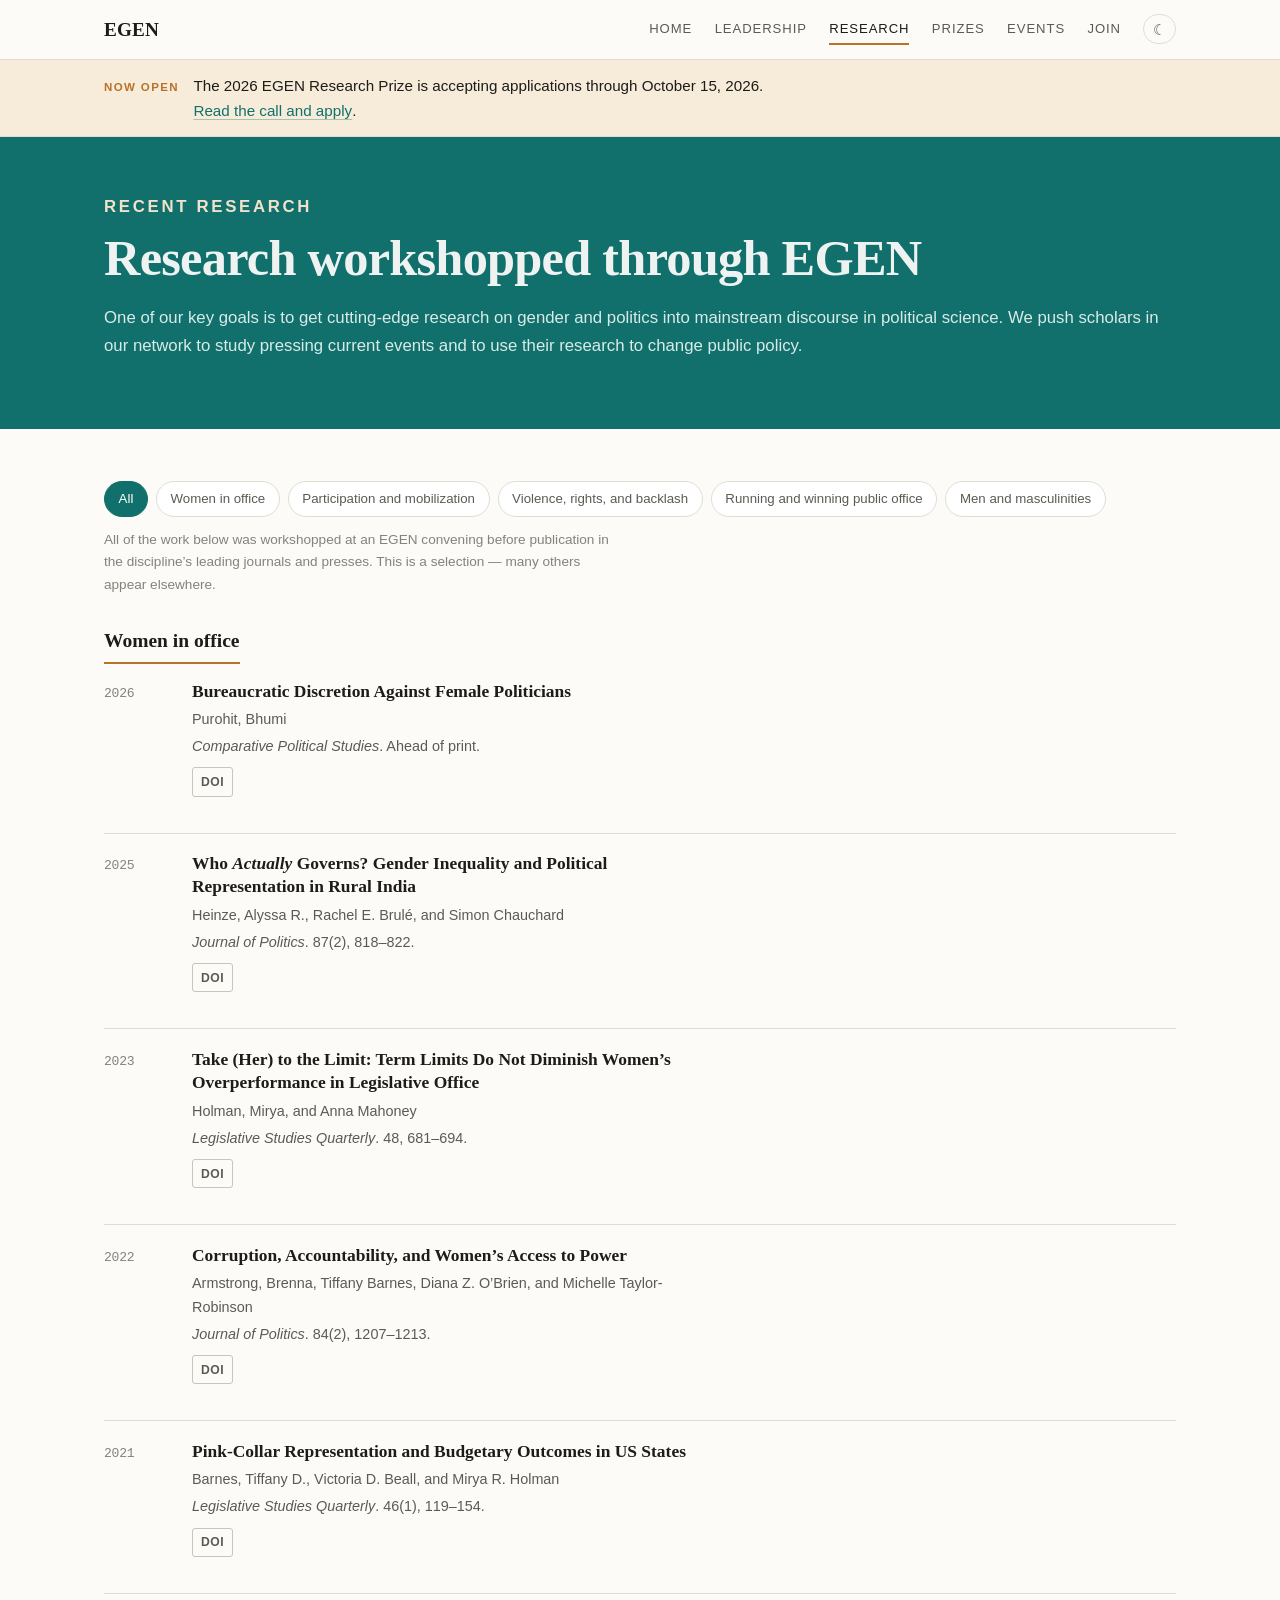
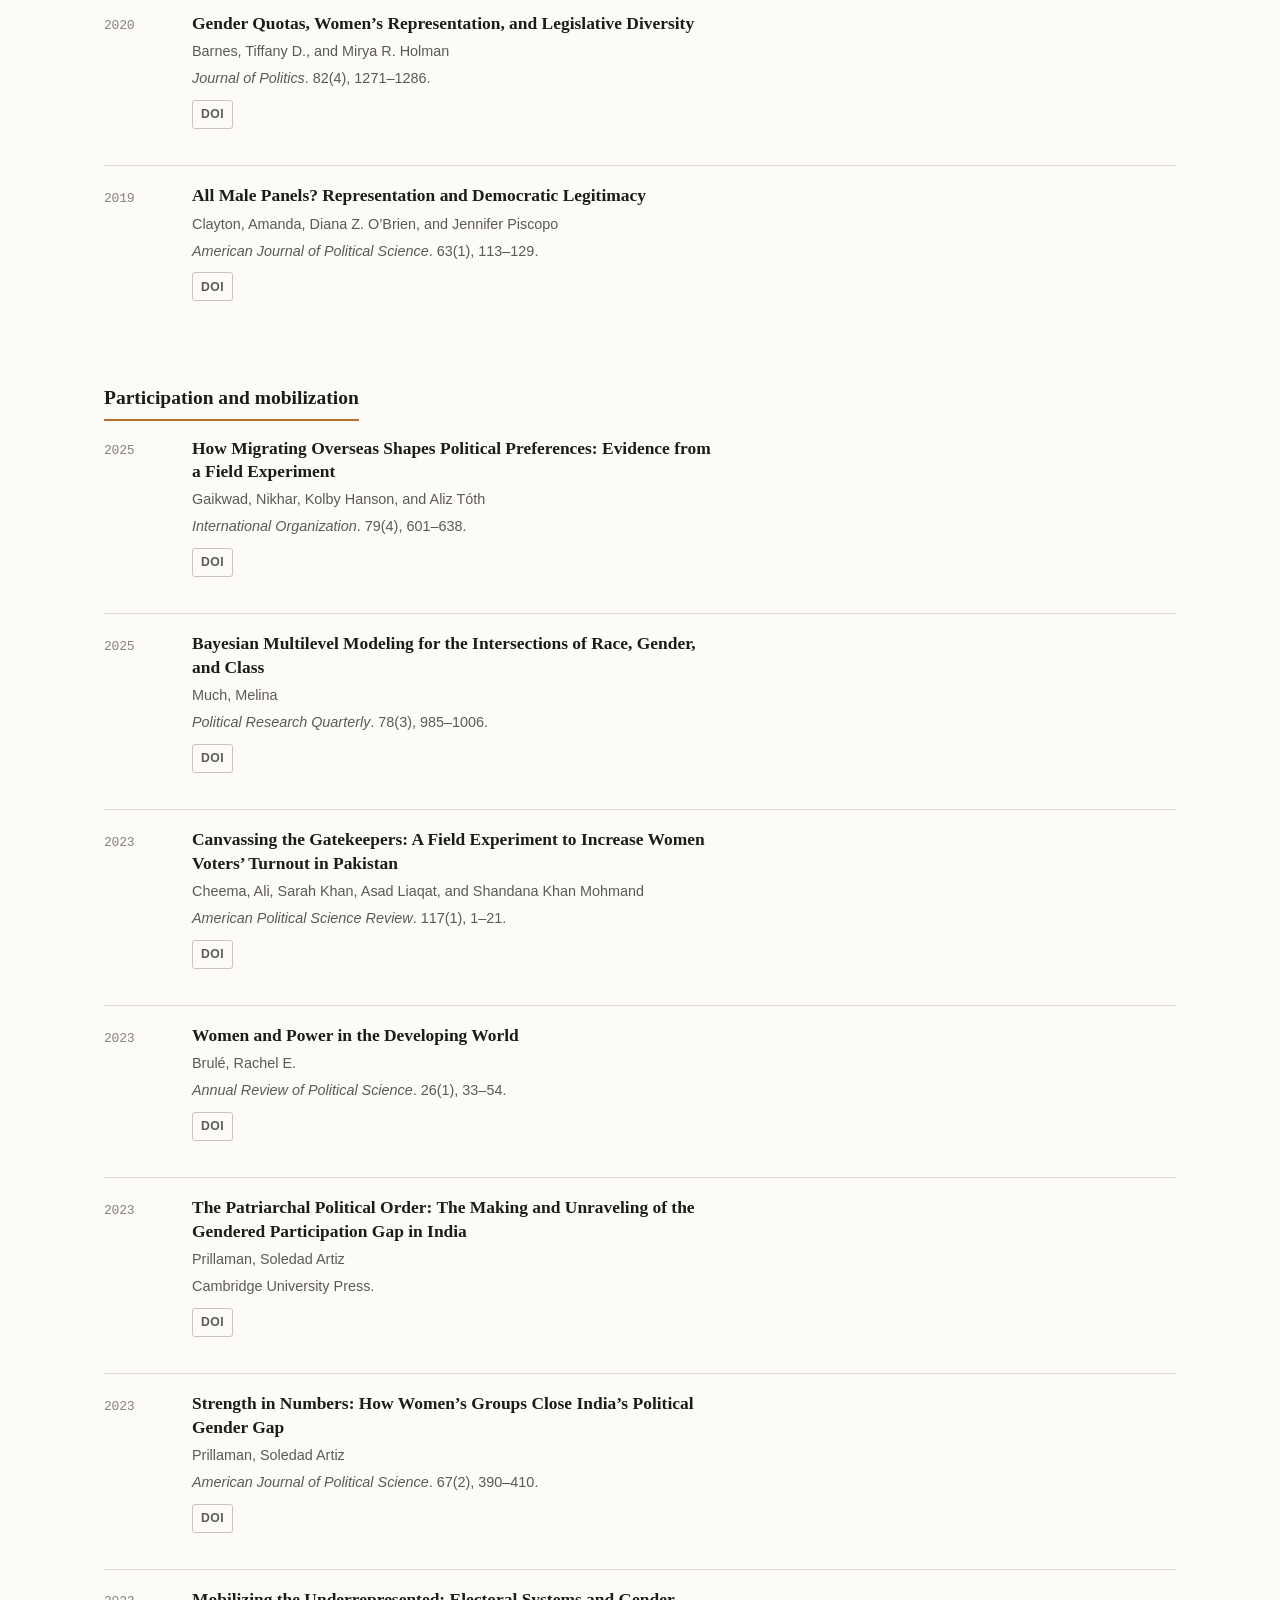
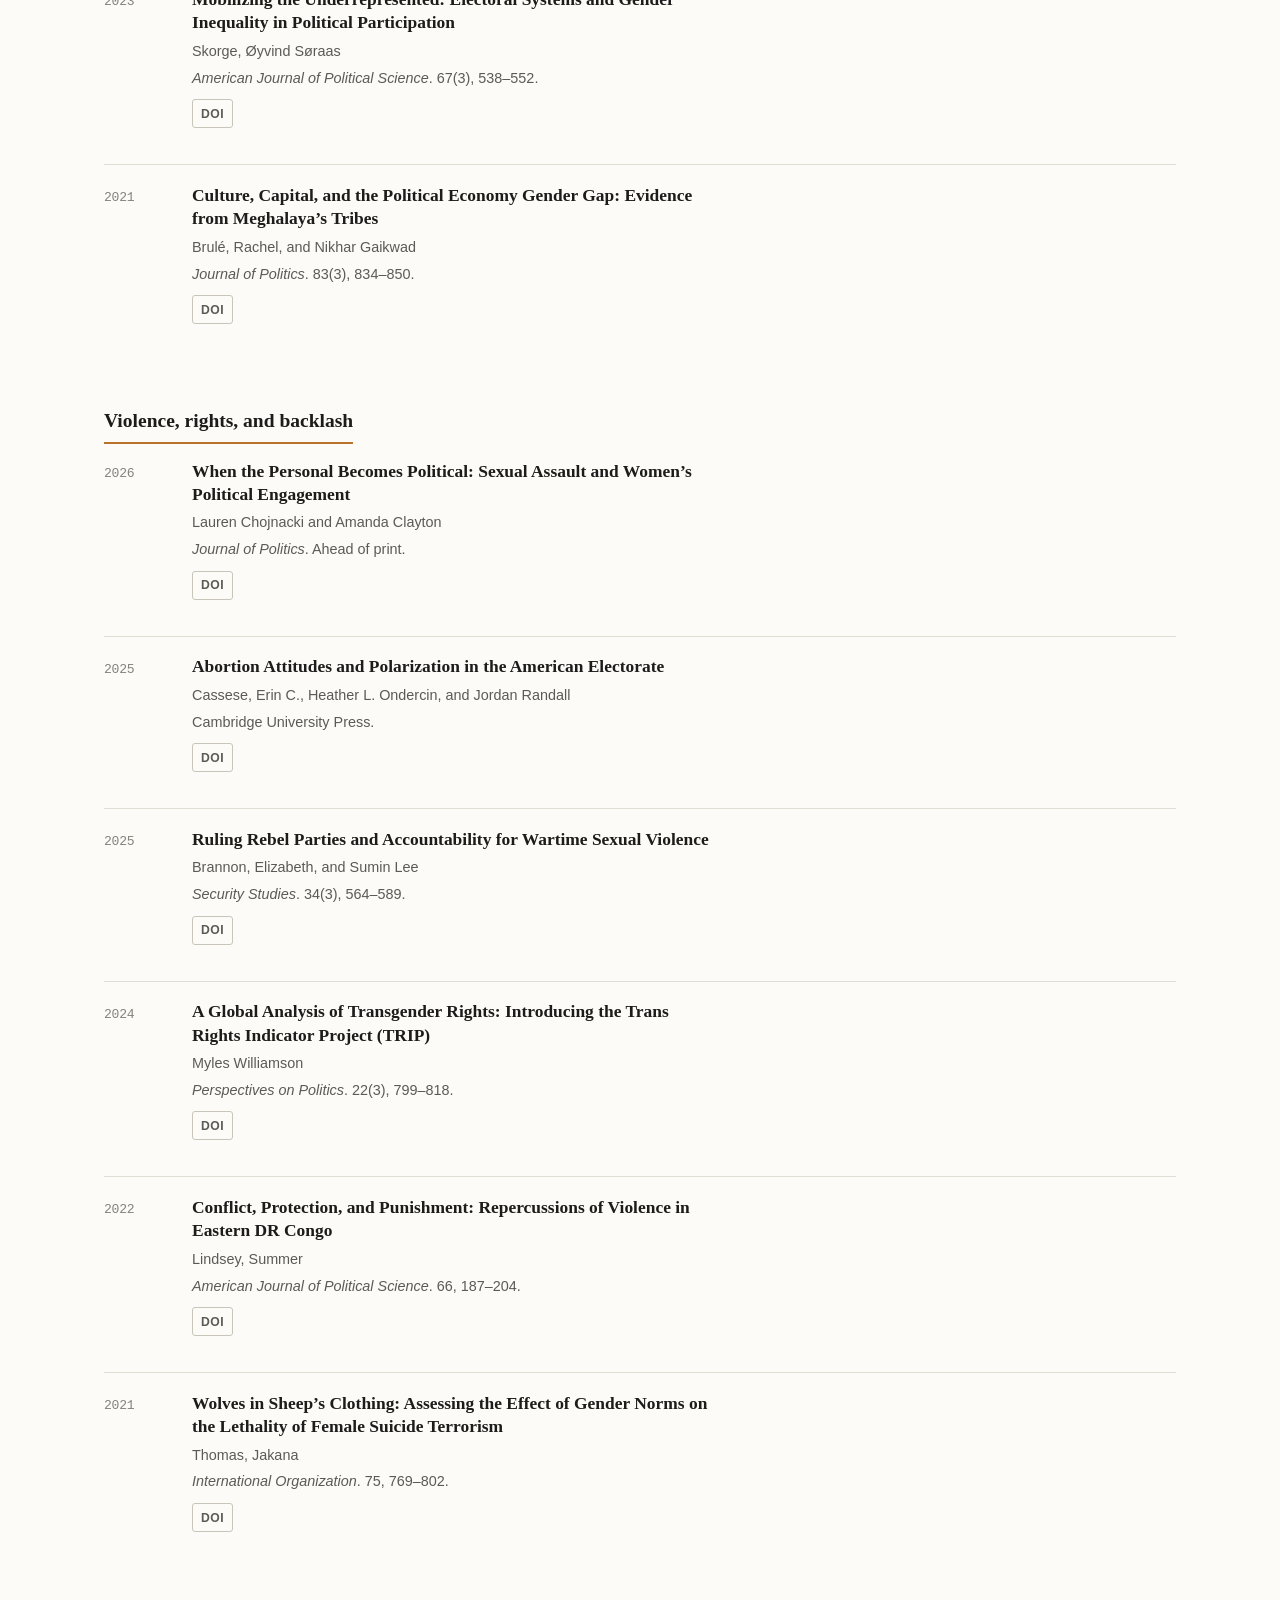
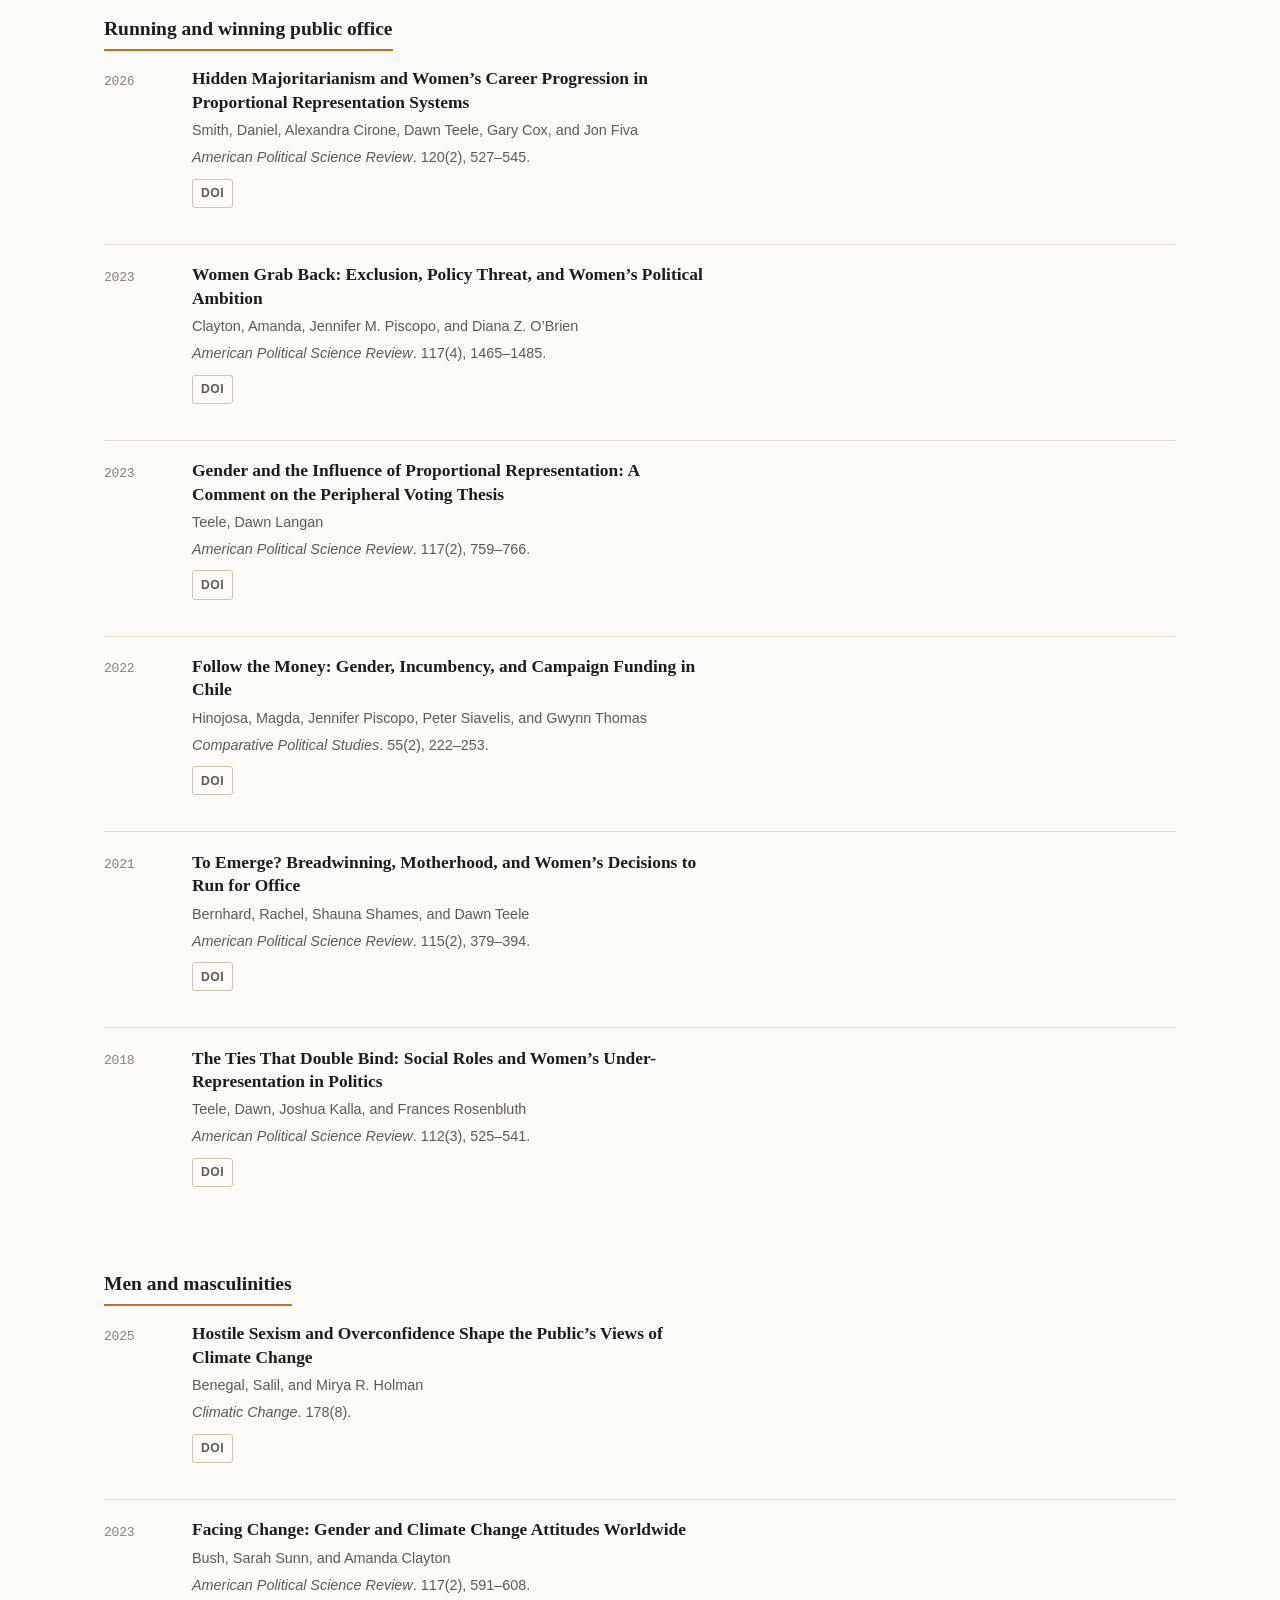
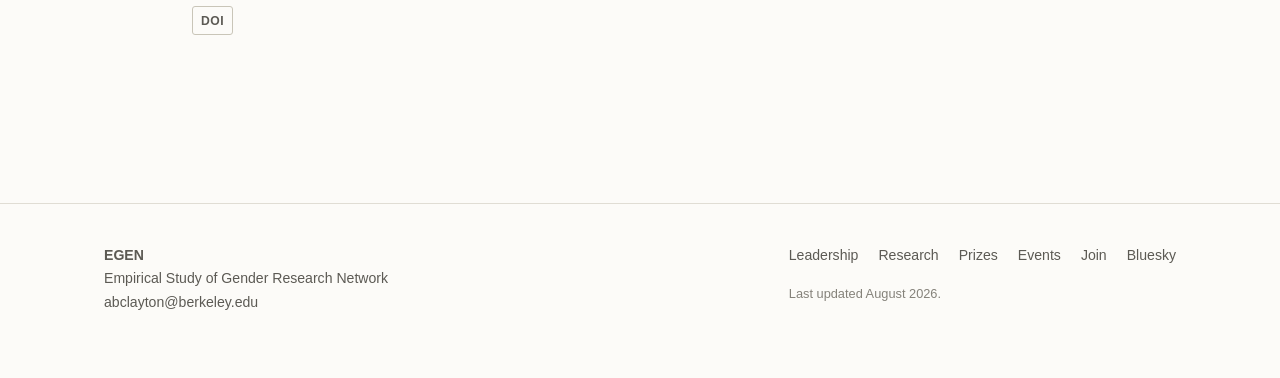
<file: research.html>
<!doctype html>
<html lang="en">
<head>
<meta charset="utf-8">
<meta name="viewport" content="width=device-width, initial-scale=1">
<title>Research | EGEN</title>
<meta name="description" content="A selection of research workshopped through EGEN and published in political science's leading journals.">
<meta property="og:title" content="Research | EGEN">
<meta property="og:description" content="Research workshopped at EGEN convenings and published in the discipline's leading journals.">
<meta property="og:type" content="website">
<meta property="og:site_name" content="EGEN">
<meta property="og:url" content="https://www.egenpolisci.org/research.html">
<meta name="twitter:card" content="summary">
<link rel="stylesheet" href="css/style.css">
<script src="js/site.js"></script>
<link rel="icon" href="data:image/svg+xml,<svg xmlns='http://www.w3.org/2000/svg' viewBox='0 0 100 100'><text y='.92em' font-size='58' font-family='Georgia,serif'>EG</text></svg>">
</head>
<body>
<a class="skip" href="#main">Skip to content</a>
<header class="site-header">
  <div class="wrap">
    <a class="brand" href="index.html">EGEN</a>
    <nav class="main" aria-label="Main">
      <a href="index.html">Home</a>
      <a href="leadership.html">Leadership</a>
      <a href="research.html" aria-current="page">Research</a>
      <a href="prizes.html">Prizes</a>
      <a href="events.html">Events</a>
      <a href="join.html">Join</a>
      <button class="theme-toggle" type="button" aria-label="Toggle dark mode">&#9790;</button>
    </nav>
  </div>
</header>
<div class="announce">
  <div class="wrap">
    <p class="tag">Now open</p>
    <p>The 2026 EGEN Research Prize is accepting applications through October&nbsp;15, 2026. <a href="prizes.html#apply">Read the call and apply</a>.</p>
  </div>
</div>
<main id="main">
<div class="band">
  <div class="wrap">
    <p class="eyebrow">Recent research</p>
    <h1>Research workshopped through EGEN</h1>
    <p class="lede-wide">One of our key goals is to get cutting-edge research on gender and politics
      into mainstream discourse in political science. We push scholars in our network to study
      pressing current events and to use their research to change public policy.</p>
  </div>
</div>

<section>
  <div class="wrap">
    <div class="filters" role="group" aria-label="Filter research by theme">
      <button type="button" data-filter="all" aria-pressed="true">All</button>
      <button type="button" data-filter="office" aria-pressed="false">Women in office</button>
      <button type="button" data-filter="participation" aria-pressed="false">Participation and mobilization</button>
      <button type="button" data-filter="rights" aria-pressed="false">Violence, rights, and backlash</button>
      <button type="button" data-filter="running" aria-pressed="false">Running and winning public office</button>
      <button type="button" data-filter="masculinity" aria-pressed="false">Men and masculinities</button>
    </div>
    <p class="filter-note">All of the work below was workshopped at an EGEN convening before
      publication in the discipline&rsquo;s leading journals and presses. This is a selection &mdash;
      many others appear elsewhere.</p>

<div class="theme-block" data-theme="office" id="office">
  <h3>Women in office</h3>
  <ul class="pubs">
<li class="pub">
  <div class="year">2026</div>
  <div>
    <p class="title">Bureaucratic Discretion Against Female Politicians</p>
    <p class="authors">Purohit, Bhumi</p>
    <p class="venue"><em>Comparative Political Studies</em>. Ahead of print.</p>
    <p class="links"><a href="https://doi.org/10.1177/00104140261448427" target="_blank" rel="noopener">DOI</a></p>
  </div>
</li>
<li class="pub">
  <div class="year">2025</div>
  <div>
    <p class="title">Who <em>Actually</em> Governs? Gender Inequality and Political Representation in Rural India</p>
    <p class="authors">Heinze, Alyssa R., Rachel E. Brul&eacute;, and Simon Chauchard</p>
    <p class="venue"><em>Journal of Politics</em>. 87(2), 818&ndash;822.</p>
    <p class="links"><a href="https://doi.org/10.1086/730746" target="_blank" rel="noopener">DOI</a></p>
  </div>
</li>
<li class="pub">
  <div class="year">2023</div>
  <div>
    <p class="title">Take (Her) to the Limit: Term Limits Do Not Diminish Women&rsquo;s Overperformance in Legislative Office</p>
    <p class="authors">Holman, Mirya, and Anna Mahoney</p>
    <p class="venue"><em>Legislative Studies Quarterly</em>. 48, 681&ndash;694.</p>
    <p class="links"><a href="https://doi.org/10.1111/lsq.12406" target="_blank" rel="noopener">DOI</a></p>
  </div>
</li>
<li class="pub">
  <div class="year">2022</div>
  <div>
    <p class="title">Corruption, Accountability, and Women&rsquo;s Access to Power</p>
    <p class="authors">Armstrong, Brenna, Tiffany Barnes, Diana Z. O&rsquo;Brien, and Michelle Taylor-Robinson</p>
    <p class="venue"><em>Journal of Politics</em>. 84(2), 1207&ndash;1213.</p>
    <p class="links"><a href="https://doi.org/10.1086/715989" target="_blank" rel="noopener">DOI</a></p>
  </div>
</li>
<li class="pub">
  <div class="year">2021</div>
  <div>
    <p class="title">Pink-Collar Representation and Budgetary Outcomes in US States</p>
    <p class="authors">Barnes, Tiffany D., Victoria D. Beall, and Mirya R. Holman</p>
    <p class="venue"><em>Legislative Studies Quarterly</em>. 46(1), 119&ndash;154.</p>
    <p class="links"><a href="https://doi.org/10.1111/lsq.12286" target="_blank" rel="noopener">DOI</a></p>
  </div>
</li>
<li class="pub">
  <div class="year">2020</div>
  <div>
    <p class="title">Gender Quotas, Women&rsquo;s Representation, and Legislative Diversity</p>
    <p class="authors">Barnes, Tiffany D., and Mirya R. Holman</p>
    <p class="venue"><em>Journal of Politics</em>. 82(4), 1271&ndash;1286.</p>
    <p class="links"><a href="https://doi.org/10.1086/708336" target="_blank" rel="noopener">DOI</a></p>
  </div>
</li>
<li class="pub">
  <div class="year">2019</div>
  <div>
    <p class="title">All Male Panels? Representation and Democratic Legitimacy</p>
    <p class="authors">Clayton, Amanda, Diana Z. O&rsquo;Brien, and Jennifer Piscopo</p>
    <p class="venue"><em>American Journal of Political Science</em>. 63(1), 113&ndash;129.</p>
    <p class="links"><a href="https://doi.org/10.1111/ajps.12391" target="_blank" rel="noopener">DOI</a></p>
  </div>
</li>
  </ul>
</div>

<div class="theme-block" data-theme="participation" id="participation">
  <h3>Participation and mobilization</h3>
  <ul class="pubs">
<li class="pub">
  <div class="year">2025</div>
  <div>
    <p class="title">How Migrating Overseas Shapes Political Preferences: Evidence from a Field Experiment</p>
    <p class="authors">Gaikwad, Nikhar, Kolby Hanson, and Aliz Tóth</p>
    <p class="venue"><em>International Organization</em>. 79(4), 601&ndash;638.</p>
    <p class="links"><a href="https://doi.org/10.1017/s0020818325100842" target="_blank" rel="noopener">DOI</a></p>
  </div>
</li>
<li class="pub">
  <div class="year">2025</div>
  <div>
    <p class="title">Bayesian Multilevel Modeling for the Intersections of Race, Gender, and Class</p>
    <p class="authors">Much, Melina</p>
    <p class="venue"><em>Political Research Quarterly</em>. 78(3), 985&ndash;1006.</p>
    <p class="links"><a href="https://doi.org/10.1177/10659129251335233" target="_blank" rel="noopener">DOI</a></p>
  </div>
</li>
<li class="pub">
  <div class="year">2023</div>
  <div>
    <p class="title">Canvassing the Gatekeepers: A Field Experiment to Increase Women Voters&rsquo; Turnout in Pakistan</p>
    <p class="authors">Cheema, Ali, Sarah Khan, Asad Liaqat, and Shandana Khan Mohmand</p>
    <p class="venue"><em>American Political Science Review</em>. 117(1), 1&ndash;21.</p>
    <p class="links"><a href="https://doi.org/10.1017/s0003055422000375" target="_blank" rel="noopener">DOI</a></p>
  </div>
</li>
<li class="pub">
  <div class="year">2023</div>
  <div>
    <p class="title">Women and Power in the Developing World</p>
    <p class="authors">Brulé, Rachel E.</p>
    <p class="venue"><em>Annual Review of Political Science</em>. 26(1), 33&ndash;54.</p>
    <p class="links"><a href="https://doi.org/10.1146/annurev-polisci-062121-081831" target="_blank" rel="noopener">DOI</a></p>
  </div>
</li>
<li class="pub">
  <div class="year">2023</div>
  <div>
    <p class="title">The Patriarchal Political Order: The Making and Unraveling of the Gendered Participation Gap in India</p>
    <p class="authors">Prillaman, Soledad Artiz</p>
    <p class="venue">Cambridge University Press.</p>
    <p class="links"><a href="https://doi.org/10.1017/9781009355797" target="_blank" rel="noopener">DOI</a></p>
  </div>
</li>
<li class="pub">
  <div class="year">2023</div>
  <div>
    <p class="title">Strength in Numbers: How Women&rsquo;s Groups Close India&rsquo;s Political Gender Gap</p>
    <p class="authors">Prillaman, Soledad Artiz</p>
    <p class="venue"><em>American Journal of Political Science</em>. 67(2), 390&ndash;410.</p>
    <p class="links"><a href="https://doi.org/10.1111/ajps.12651" target="_blank" rel="noopener">DOI</a></p>
  </div>
</li>
<li class="pub">
  <div class="year">2023</div>
  <div>
    <p class="title">Mobilizing the Underrepresented: Electoral Systems and Gender Inequality in Political Participation</p>
    <p class="authors">Skorge, &Oslash;yvind S&oslash;raas</p>
    <p class="venue"><em>American Journal of Political Science</em>. 67(3), 538&ndash;552.</p>
    <p class="links"><a href="https://doi.org/10.1111/ajps.12654" target="_blank" rel="noopener">DOI</a></p>
  </div>
</li>
<li class="pub">
  <div class="year">2021</div>
  <div>
    <p class="title">Culture, Capital, and the Political Economy Gender Gap: Evidence from Meghalaya&rsquo;s Tribes</p>
    <p class="authors">Brulé, Rachel, and Nikhar Gaikwad</p>
    <p class="venue"><em>Journal of Politics</em>. 83(3), 834&ndash;850.</p>
    <p class="links"><a href="https://doi.org/10.1086/711176" target="_blank" rel="noopener">DOI</a></p>
  </div>
</li>
  </ul>
</div>

<div class="theme-block" data-theme="rights" id="rights">
  <h3>Violence, rights, and backlash</h3>
  <ul class="pubs">
<li class="pub">
  <div class="year">2026</div>
  <div>
    <p class="title">When the Personal Becomes Political: Sexual Assault and Women&rsquo;s Political Engagement</p>
    <p class="authors">Lauren Chojnacki and Amanda Clayton</p>
    <p class="venue"><em>Journal of Politics</em>. Ahead of print.</p>
    <p class="links"><a href="https://doi.org/10.1086/742025" target="_blank" rel="noopener">DOI</a></p>
  </div>
</li>
<li class="pub">
  <div class="year">2025</div>
  <div>
    <p class="title">Abortion Attitudes and Polarization in the American Electorate</p>
    <p class="authors">Cassese, Erin C., Heather L. Ondercin, and Jordan Randall</p>
    <p class="venue">Cambridge University Press.</p>
    <p class="links"><a href="https://doi.org/10.1017/9781009533119" target="_blank" rel="noopener">DOI</a></p>
  </div>
</li>
<li class="pub">
  <div class="year">2025</div>
  <div>
    <p class="title">Ruling Rebel Parties and Accountability for Wartime Sexual Violence</p>
    <p class="authors">Brannon, Elizabeth, and Sumin Lee</p>
    <p class="venue"><em>Security Studies</em>. 34(3), 564&ndash;589.</p>
    <p class="links"><a href="https://doi.org/10.1080/09636412.2025.2507070" target="_blank" rel="noopener">DOI</a></p>
  </div>
</li>
<li class="pub">
  <div class="year">2024</div>
  <div>
    <p class="title">A Global Analysis of Transgender Rights: Introducing the Trans Rights Indicator Project (TRIP)</p>
    <p class="authors">Myles Williamson</p>
    <p class="venue"><em>Perspectives on Politics</em>. 22(3), 799&ndash;818.</p>
    <p class="links"><a href="https://doi.org/10.1017/s1537592723002827" target="_blank" rel="noopener">DOI</a></p>
  </div>
</li>
<li class="pub">
  <div class="year">2022</div>
  <div>
    <p class="title">Conflict, Protection, and Punishment: Repercussions of Violence in Eastern DR Congo</p>
    <p class="authors">Lindsey, Summer</p>
    <p class="venue"><em>American Journal of Political Science</em>. 66, 187&ndash;204.</p>
    <p class="links"><a href="https://doi.org/10.1111/ajps.12637" target="_blank" rel="noopener">DOI</a></p>
  </div>
</li>
<li class="pub">
  <div class="year">2021</div>
  <div>
    <p class="title">Wolves in Sheep&rsquo;s Clothing: Assessing the Effect of Gender Norms on the Lethality of Female Suicide Terrorism</p>
    <p class="authors">Thomas, Jakana</p>
    <p class="venue"><em>International Organization</em>. 75, 769&ndash;802.</p>
    <p class="links"><a href="https://doi.org/10.1017/s0020818321000035" target="_blank" rel="noopener">DOI</a></p>
  </div>
</li>
  </ul>
</div>

<div class="theme-block" data-theme="running" id="running">
  <h3>Running and winning public office</h3>
  <ul class="pubs">
<li class="pub">
  <div class="year">2026</div>
  <div>
    <p class="title">Hidden Majoritarianism and Women&rsquo;s Career Progression in Proportional Representation Systems</p>
    <p class="authors">Smith, Daniel, Alexandra Cirone, Dawn Teele, Gary Cox, and Jon Fiva</p>
    <p class="venue"><em>American Political Science Review</em>. 120(2), 527&ndash;545.</p>
    <p class="links"><a href="https://doi.org/10.1017/s0003055425100786" target="_blank" rel="noopener">DOI</a></p>
  </div>
</li>
<li class="pub">
  <div class="year">2023</div>
  <div>
    <p class="title">Women Grab Back: Exclusion, Policy Threat, and Women&rsquo;s Political Ambition</p>
    <p class="authors">Clayton, Amanda, Jennifer M. Piscopo, and Diana Z. O&rsquo;Brien</p>
    <p class="venue"><em>American Political Science Review</em>. 117(4), 1465&ndash;1485.</p>
    <p class="links"><a href="https://doi.org/10.1017/s0003055422001344" target="_blank" rel="noopener">DOI</a></p>
  </div>
</li>
<li class="pub">
  <div class="year">2023</div>
  <div>
    <p class="title">Gender and the Influence of Proportional Representation: A Comment on the Peripheral Voting Thesis</p>
    <p class="authors">Teele, Dawn Langan</p>
    <p class="venue"><em>American Political Science Review</em>. 117(2), 759&ndash;766.</p>
    <p class="links"><a href="https://doi.org/10.1017/s0003055422000788" target="_blank" rel="noopener">DOI</a></p>
  </div>
</li>
<li class="pub">
  <div class="year">2022</div>
  <div>
    <p class="title">Follow the Money: Gender, Incumbency, and Campaign Funding in Chile</p>
    <p class="authors">Hinojosa, Magda, Jennifer Piscopo, Peter Siavelis, and Gwynn Thomas</p>
    <p class="venue"><em>Comparative Political Studies</em>. 55(2), 222&ndash;253.</p>
    <p class="links"><a href="https://doi.org/10.1177/00104140211024300" target="_blank" rel="noopener">DOI</a></p>
  </div>
</li>
<li class="pub">
  <div class="year">2021</div>
  <div>
    <p class="title">To Emerge? Breadwinning, Motherhood, and Women&rsquo;s Decisions to Run for Office</p>
    <p class="authors">Bernhard, Rachel, Shauna Shames, and Dawn Teele</p>
    <p class="venue"><em>American Political Science Review</em>. 115(2), 379&ndash;394.</p>
    <p class="links"><a href="https://doi.org/10.1017/s0003055420000970" target="_blank" rel="noopener">DOI</a></p>
  </div>
</li>
<li class="pub">
  <div class="year">2018</div>
  <div>
    <p class="title">The Ties That Double Bind: Social Roles and Women&rsquo;s Under-Representation in Politics</p>
    <p class="authors">Teele, Dawn, Joshua Kalla, and Frances Rosenbluth</p>
    <p class="venue"><em>American Political Science Review</em>. 112(3), 525&ndash;541.</p>
    <p class="links"><a href="https://doi.org/10.1017/s0003055418000217" target="_blank" rel="noopener">DOI</a></p>
  </div>
</li>
  </ul>
</div>

<div class="theme-block" data-theme="masculinity" id="masculinity">
  <h3>Men and masculinities</h3>
  <ul class="pubs">
<li class="pub">
  <div class="year">2025</div>
  <div>
    <p class="title">Hostile Sexism and Overconfidence Shape the Public&rsquo;s Views of Climate Change</p>
    <p class="authors">Benegal, Salil, and Mirya R. Holman</p>
    <p class="venue"><em>Climatic Change</em>. 178(8).</p>
    <p class="links"><a href="https://doi.org/10.1007/s10584-025-04000-8" target="_blank" rel="noopener">DOI</a></p>
  </div>
</li>
<li class="pub">
  <div class="year">2023</div>
  <div>
    <p class="title">Facing Change: Gender and Climate Change Attitudes Worldwide</p>
    <p class="authors">Bush, Sarah Sunn, and Amanda Clayton</p>
    <p class="venue"><em>American Political Science Review</em>. 117(2), 591&ndash;608.</p>
    <p class="links"><a href="https://doi.org/10.1017/s0003055422000752" target="_blank" rel="noopener">DOI</a></p>
  </div>
</li>
  </ul>
</div>
  </div>
</section>

</main>
<footer class="site-footer">
  <div class="wrap">
    <div><strong>EGEN</strong><br>Empirical Study of Gender Research Network<br><a href="mailto:abclayton@berkeley.edu">abclayton@berkeley.edu</a></div>
    <div>
      <div class="footer-links">
        <a href="leadership.html">Leadership</a><a href="research.html">Research</a>
        <a href="prizes.html">Prizes</a><a href="events.html">Events</a>
        <a href="join.html">Join</a>
        <a href="https://go.bsky.app/SeabEZc" target="_blank" rel="noopener">Bluesky</a>
      </div>
      <p class="colophon" style="margin-top:1rem">Last updated August 2026.</p>
    </div>
  </div>
</footer>
</body>
</html>
</file>
<file: css/style.css>
/* ============================================================
   amandaclayton.org — stylesheet
   Clean academic. Light/dark aware. No external dependencies.
   ============================================================ */

:root {
  /* Palette — light */
  --bg:            #fcfbf8;
  --bg-panel:      #ffffff;
  --bg-subtle:     #eef3f1;
  --text:          #1c1c1a;
  --text-muted:    #5c5a54;
  --text-faint:    #85827a;
  --rule:          #e0ddd4;
  --rule-strong:   #c9c5b8;
  --accent:        #12706c;   /* EGEN deep teal, from the logo */
  --accent-hover:  #004848;
  --gold:          #b8722a;
  --gold-soft:     #f7ecd9;
  --shadow:        0 1px 2px rgba(28,28,26,.05), 0 6px 18px rgba(28,28,26,.05);

  /* Type */
  --serif: "Iowan Old Style", "Palatino Linotype", Palatino, "Book Antiqua", Georgia, "Times New Roman", serif;
  --sans:  -apple-system, BlinkMacSystemFont, "Segoe UI", Inter, Roboto, "Helvetica Neue", Arial, sans-serif;
  --mono:  ui-monospace, SFMono-Regular, "SF Mono", Menlo, Consolas, monospace;

  --measure: 68ch;
  --page:    1120px;
}

@media (prefers-color-scheme: dark) {
  :root:not([data-theme="light"]) {
    --bg:          #14151a;
    --bg-panel:    #1b1d23;
    --bg-subtle:   #21242b;
    --text:        #e9e7e2;
    --text-muted:  #a9a69f;
    --text-faint:  #86837c;
    --rule:        #2c2f37;
    --rule-strong: #3d414b;
    --accent:      #5fb3b0;
    --accent-hover:#84cbc8;
    --gold:        #d9a34a;
    --gold-soft:   #2e2716;
    --shadow:      0 1px 2px rgba(0,0,0,.3), 0 6px 18px rgba(0,0,0,.25);
  }
}

:root[data-theme="dark"] {
  --bg:          #14151a;
  --bg-panel:    #1b1d23;
  --bg-subtle:   #21242b;
  --text:        #e9e7e2;
  --text-muted:  #a9a69f;
  --text-faint:  #86837c;
  --rule:        #2c2f37;
  --rule-strong: #3d414b;
  --accent:      #5fb3b0;
  --accent-hover:#84cbc8;
  --gold:        #d9a34a;
  --gold-soft:   #2e2716;
  --shadow:      0 1px 2px rgba(0,0,0,.3), 0 6px 18px rgba(0,0,0,.25);
}

*, *::before, *::after { box-sizing: border-box; }

html { -webkit-text-size-adjust: 100%; scroll-behavior: smooth; scroll-padding-top: 5rem; }

body {
  margin: 0;
  background: var(--bg);
  color: var(--text);
  font-family: var(--sans);
  font-size: 17px;
  line-height: 1.65;
  -webkit-font-smoothing: antialiased;
  text-rendering: optimizeLegibility;
}

/* ---------- Layout ---------- */
.wrap { max-width: var(--page); margin: 0 auto; padding: 0 1.5rem; }
.narrow { max-width: var(--measure); }

/* ---------- Skip link ---------- */
.skip {
  position: absolute; left: -9999px; top: 0;
  background: var(--accent); color: #fff; padding: .6rem 1rem; z-index: 100;
}
.skip:focus { left: .5rem; top: .5rem; }

/* ---------- Header / nav ---------- */
.site-header {
  position: sticky; top: 0; z-index: 50;
  background: color-mix(in srgb, var(--bg) 88%, transparent);
  backdrop-filter: saturate(150%) blur(10px);
  -webkit-backdrop-filter: saturate(150%) blur(10px);
  border-bottom: 1px solid var(--rule);
}
.site-header .wrap {
  display: flex; align-items: center; justify-content: space-between;
  gap: 1.5rem; flex-wrap: wrap; padding-top: .85rem; padding-bottom: .85rem;
}
.brand {
  font-family: var(--serif);
  font-size: 1.2rem; font-weight: 600; letter-spacing: .01em;
  color: var(--text); text-decoration: none; white-space: nowrap;
}
.brand:hover { color: var(--accent); }

nav.main { display: flex; align-items: center; gap: 1.4rem; flex-wrap: wrap; }
nav.main a {
  font-size: .82rem; font-weight: 500;
  letter-spacing: .07em; text-transform: uppercase;
  color: var(--text-muted); text-decoration: none;
  padding: .25rem 0; border-bottom: 2px solid transparent;
  transition: color .15s, border-color .15s;
}
nav.main a:hover { color: var(--text); border-bottom-color: var(--rule-strong); }
nav.main a[aria-current="page"] { color: var(--text); border-bottom-color: var(--gold); }

.theme-toggle {
  background: none; border: 1px solid var(--rule); border-radius: 999px;
  color: var(--text-muted); cursor: pointer; font: inherit;
  font-size: .95rem; line-height: 1; padding: .4rem .55rem;
}
.theme-toggle:hover { color: var(--text); border-color: var(--rule-strong); }

/* ---------- Hero ---------- */
.hero { padding: 4rem 0 3rem; border-bottom: 1px solid var(--rule); }
.hero-grid {
  display: grid; gap: 3rem;
  grid-template-columns: minmax(0, 1fr) 260px; align-items: start;
}
.hero h1 {
  font-family: var(--serif);
  font-size: clamp(2.4rem, 5.5vw, 3.4rem);
  line-height: 1.08; letter-spacing: -.015em;
  margin: 0 0 .5rem; font-weight: 600;
}
.hero .role {
  font-size: 1.02rem; color: var(--text-muted); margin: 0 0 1.75rem;
  max-width: 46ch;
}
.hero .role strong { color: var(--text); font-weight: 600; }
.portrait {
  width: 100%; height: auto; aspect-ratio: 502 / 800;
  border-radius: 4px; display: block;
  box-shadow: var(--shadow); filter: saturate(.95);
}
.portrait-caption { font-size: .78rem; color: var(--text-faint); margin-top: .6rem; }

.lede { font-size: 1.12rem; line-height: 1.6; max-width: var(--measure); }


/* ============================================================
   Organizational components — dark band, stats, institutions
   ============================================================ */

/* Full-bleed dark band. Fixed dark in both themes: it is a brand surface. */
.band {
  background: #12706c;
  color: #eef3f2;
  padding: 3.5rem 0 3.25rem;
  border-bottom: 0;
}
.band h1 {
  font-family: var(--serif); font-weight: 600;
  font-size: clamp(2.1rem, 4.6vw, 3.15rem); line-height: 1.12;
  letter-spacing: -.015em; margin: 0 0 1.1rem; max-width: 22ch;
}
.band p { color: #d8ebe8; max-width: 56ch; font-size: 1.05rem; }
.band .eyebrow { color: #f2e2ca; letter-spacing: .16em; }
.band a { color: #9fd4d1; }
.band .btn { background: var(--gold); border-color: var(--gold); color: #10302f; }
.band .btn:hover { opacity: .9; color: #10302f; }
.band .btn.ghost {
  background: rgba(255,255,255,.10);
  color: #ffffff;
  border-color: rgba(255,255,255,.55);
}
.band .btn.ghost:hover {
  background: rgba(255,255,255,.20);
  border-color: #ffffff;
  color: #ffffff;
}

.band h1 { max-width: none; }
.band .lede-wide { max-width: none; }

/* Two-column band so the headline and framing text fill the full width */
.band-split {
  display: grid; grid-template-columns: minmax(0, 1.15fr) minmax(0, 1fr);
  gap: 3.5rem; align-items: start; margin-top: .5rem;
}
.band-split h1 { margin: 0; }
.band-split .col-right { padding-top: .5rem; }
.band-split .col-right p { margin-bottom: 1.5rem; }
@media (max-width: 900px) {
  .band-split { grid-template-columns: 1fr; gap: 1.5rem; }
  .band-split .col-right { padding-top: 0; }
}

/* Stats sitting inside the dark band */
.band .stats {
  margin-top: 3rem; background: transparent; border: 0;
  border-top: 1px solid rgba(255,255,255,.22);
  border-radius: 0; gap: 0;
  grid-template-columns: repeat(auto-fit, minmax(160px, 1fr));
}
.band .stats > div {
  background: transparent; padding: 1.5rem 1.5rem 0 0;
}
.band .stats dt { color: #ffffff; }
.band .stats dd { color: #b9cecb; }

/* Stat row */
.stats {
  display: grid; gap: 1px;
  grid-template-columns: repeat(auto-fit, minmax(180px, 1fr));
  background: var(--rule); border: 1px solid var(--rule);
  border-radius: 6px; overflow: hidden; margin: 0;
}
.stats > div { background: var(--bg-panel); padding: 1.6rem 1.4rem; }
.stats dt {
  font-family: var(--serif); font-size: clamp(1.7rem, 3vw, 2.2rem);
  font-weight: 600; line-height: 1; color: var(--accent); margin: 0 0 .4rem;
}
.stats dd {
  margin: 0; font-size: .88rem; color: var(--text-muted); line-height: 1.4;
}

/* Member institutions */
.institutions {
  list-style: none; margin: 1.5rem 0 0; padding: 0;
  display: grid; gap: .1rem 2rem;
  grid-template-columns: repeat(auto-fit, minmax(230px, 1fr));
}
.institutions li {
  padding: .55rem 0; border-bottom: 1px solid var(--rule);
  font-size: .95rem; color: var(--text-muted);
}

@media (max-width: 860px) {
  .band-grid { grid-template-columns: 1fr; gap: 2.25rem; }
  .band-grid img { max-width: 260px; }
  .band { padding: 3rem 0 2.75rem; }
}

/* ---------- Sections ---------- */
section { padding: 3.25rem 0; }
section + section { border-top: 1px solid var(--rule); }

h2 {
  font-family: var(--serif); font-weight: 600;
  font-size: clamp(1.5rem, 3vw, 1.95rem); line-height: 1.2;
  letter-spacing: -.01em; margin: 0 0 1.25rem;
}
h3 {
  font-family: var(--serif); font-weight: 600;
  font-size: 1.22rem; line-height: 1.3; margin: 2.25rem 0 .75rem;
}
h4 { font-size: .95rem; margin: 1.5rem 0 .4rem; font-weight: 600; }

.eyebrow {
  font-size: .74rem; font-weight: 600; letter-spacing: .14em;
  text-transform: uppercase; color: var(--gold); margin: 0 0 .6rem;
}

p { margin: 0 0 1.1rem; max-width: var(--measure); }
a { color: var(--accent); text-decoration: none; text-underline-offset: 3px; }
a:hover { color: var(--accent-hover); text-decoration: underline; }
p a, li a { text-decoration: underline; text-decoration-color: color-mix(in srgb, var(--accent) 35%, transparent); }

hr { border: 0; border-top: 1px solid var(--rule); margin: 2.5rem 0; }

/* ---------- Publications ---------- */
.filters {
  display: flex; flex-wrap: wrap; gap: .5rem;
  margin: 0 0 .75rem; padding: 0; list-style: none;
}
.filters button {
  font: inherit; font-size: .83rem; cursor: pointer;
  background: var(--bg-panel); color: var(--text-muted);
  border: 1px solid var(--rule); border-radius: 999px;
  padding: .38rem .85rem; transition: all .15s;
}
.filters button:hover { border-color: var(--rule-strong); color: var(--text); }
.filters button[aria-pressed="true"] {
  background: var(--accent); border-color: var(--accent); color: #fff;
}
.filter-note { font-size: .85rem; color: var(--text-faint); margin: 0 0 2rem; }

.theme-block { margin-bottom: 3rem; scroll-margin-top: 6rem; }
.theme-block > h3,
#inprogress > h3 {
  margin-top: 0; padding-bottom: .5rem;
  border-bottom: 2px solid var(--gold);
  display: inline-block;
}
.theme-block > .theme-blurb {
  font-size: .95rem; color: var(--text-muted);
  margin: .75rem 0 1.5rem; max-width: 62ch;
}

ol.pubs, ul.pubs { list-style: none; margin: 0; padding: 0; }
.pub {
  padding: 1.15rem 0; border-top: 1px solid var(--rule);
  display: grid; grid-template-columns: 4.25rem minmax(0,1fr); gap: 1.25rem;
}
.pub:first-child { border-top: 0; padding-top: .25rem; }
.pub .year {
  font-family: var(--mono); font-size: .82rem; color: var(--text-faint);
  padding-top: .22rem; letter-spacing: -.02em;
}
.pub .title {
  font-family: var(--serif); font-size: 1.09rem; font-weight: 600;
  line-height: 1.35; margin: 0 0 .3rem; max-width: 60ch;
}
.pub .authors { font-size: .9rem; color: var(--text-muted); margin: 0 0 .2rem; max-width: 60ch; }
.pub .authors .me { color: var(--text); font-weight: 600; }
.pub .venue { font-size: .9rem; color: var(--text-muted); margin: 0 0 .55rem; }
.pub .venue em { font-style: italic; }
.pub .links { display: flex; flex-wrap: wrap; gap: .45rem; align-items: center; }
.pub .links a {
  font-size: .76rem; letter-spacing: .04em; text-transform: uppercase;
  font-weight: 600; text-decoration: none;
  border: 1px solid var(--rule-strong); border-radius: 3px;
  padding: .22rem .5rem; color: var(--text-muted);
}
.pub .links a:hover { border-color: var(--accent); color: var(--accent); background: var(--bg-subtle); }


/* Open-access marker — sits in the links row but is a label, not a control. */
.pub .links .oa {
  font-size: .76rem; letter-spacing: .04em; text-transform: uppercase;
  font-weight: 600; padding: .22rem .5rem;
  border: 1px solid transparent; border-radius: 3px;
  color: var(--gold); background: var(--gold-soft);
  white-space: nowrap;
}

.note {
  font-size: .85rem; color: var(--text-muted);
  margin: .55rem 0 0; padding-left: .85rem;
  border-left: 2px solid var(--gold);
  max-width: 58ch;
}
.note.award { color: var(--gold); font-weight: 500; }
.note.award a { color: inherit; }


/* ---------- Work in progress ---------- */
.wip-list { list-style: none; margin: 0; padding: 0; }
.wip {
  padding: 1.4rem 0; border-top: 1px solid var(--rule);
}
.wip:first-child { border-top: 0; padding-top: .25rem; }
.wip .title {
  font-family: var(--serif); font-size: 1.09rem; font-weight: 600;
  line-height: 1.35; margin: 0 0 .3rem; max-width: 60ch;
}
.wip .authors { font-size: .9rem; color: var(--text-muted); margin: 0 0 .5rem; max-width: 60ch; }
.wip-desc { font-size: .95rem; margin: 0 0 .6rem; max-width: 62ch; }
.status {
  display: inline-block; margin: 0;
  font-size: .72rem; font-weight: 600; letter-spacing: .07em; text-transform: uppercase;
  color: var(--gold); background: var(--gold-soft);
  border-radius: 3px; padding: .22rem .55rem;
}


/* People grid — directors and board with photographs */
.people {
  list-style: none; margin: 1.75rem 0 0; padding: 0;
  display: grid; gap: 1.75rem 1.5rem;
  grid-template-columns: repeat(auto-fit, minmax(150px, 1fr));
}
.people > li { text-align: left; max-width: 185px; }
.people img {
  width: 100%; aspect-ratio: 1 / 1; object-fit: cover; object-position: center top;
  border-radius: 4px; display: block; margin-bottom: .85rem;
  background: var(--bg-subtle); filter: saturate(.92);
}
.people .p-name { font-family: var(--serif); font-size: .98rem; font-weight: 600; margin: 0 0 .2rem; }
.people .p-role { font-size: .82rem; color: var(--text-muted); margin: 0; line-height: 1.45; }


/* Expandable bio inside a person card — native <details>, no JS needed */
.people details { margin-top: .5rem; }
.people summary {
  cursor: pointer; list-style: none;
  font-size: .8rem; font-weight: 600; letter-spacing: .04em; text-transform: uppercase;
  color: var(--accent); padding: .1rem 0;
}
.people summary::-webkit-details-marker { display: none; }
.people summary::after { content: " +"; font-weight: 400; }
.people details[open] summary::after { content: " \2013"; }
.people summary:hover { color: var(--accent-hover); }
.people details p {
  font-size: .85rem; line-height: 1.55; color: var(--text-muted);
  margin: .5rem 0 0; max-width: none;
}
.people details[open] { grid-column: 1 / -1; }

/* Topic list — what the network studies */
.topics { list-style: none; margin: 1.5rem 0 0; padding: 0; }
.topics > li {
  padding: 1rem 0; border-top: 1px solid var(--rule);
  display: grid; grid-template-columns: minmax(0,1fr); gap: .2rem;
  max-width: 72ch;
}
.topics > li:first-child { border-top: 0; }
.topics .t-q { font-family: var(--serif); font-size: 1.05rem; font-weight: 600; margin: 0; }
.topics .t-a { font-size: .92rem; color: var(--text-muted); margin: 0; }

/* ---------- Cards ---------- */
.cards { display: grid; gap: 1.25rem; grid-template-columns: repeat(auto-fit, minmax(255px, 1fr)); }
.card {
  background: var(--bg-panel); border: 1px solid var(--rule);
  border-radius: 6px; padding: 1.4rem 1.5rem;
}
.card h3 { margin: 0 0 .5rem; font-size: 1.08rem; }
.card p { font-size: .93rem; color: var(--text-muted); margin: 0 0 .75rem; }
.card p:last-child { margin-bottom: 0; }
.card .meta { font-size: .8rem; color: var(--text-faint); }

/* ---------- Callout ---------- */
.callout {
  background: var(--bg-subtle); border-left: 3px solid var(--gold);
  border-radius: 0 4px 4px 0; padding: 1.25rem 1.5rem;
  max-width: var(--measure);
}
.callout p:last-child { margin-bottom: 0; }
.callout h3 { margin-top: 0; }

/* ---------- Buttons ---------- */
.btn {
  display: inline-block; font-size: .88rem; font-weight: 600;
  letter-spacing: .02em; text-decoration: none;
  background: var(--accent); color: #fff;
  border: 1px solid var(--accent); border-radius: 4px;
  padding: .6rem 1.15rem; transition: opacity .15s;
}
.btn:hover { opacity: .88; color: #fff; text-decoration: none; }
.btn.ghost { background: transparent; color: var(--accent); }
.btn.ghost:hover { background: var(--bg-subtle); color: var(--accent); }
.btn-row { display: flex; flex-wrap: wrap; gap: .75rem; margin: 1.5rem 0 0; }


/* Dark mode: the accent is a light blue, so filled controls need dark text. */
@media (prefers-color-scheme: dark) {
  :root:not([data-theme="light"]) .filters button[aria-pressed="true"],
  :root:not([data-theme="light"]) .btn {
    color: #14151a;
  }
  :root:not([data-theme="light"]) .btn:hover { color: #14151a; }
  :root:not([data-theme="light"]) .btn.ghost { color: var(--accent); background: transparent; }
  :root:not([data-theme="light"]) .btn.ghost:hover { color: var(--accent); background: var(--bg-subtle); }
}
:root[data-theme="dark"] .filters button[aria-pressed="true"],
:root[data-theme="dark"] .btn { color: #14151a; }
:root[data-theme="dark"] .btn:hover { color: #14151a; }
:root[data-theme="dark"] .btn.ghost { color: var(--accent); background: transparent; }
:root[data-theme="dark"] .btn.ghost:hover { color: var(--accent); background: var(--bg-subtle); }

/* Dark mode: skip link and gold notes */
:root[data-theme="dark"] .skip { color: #14151a; }

/* ---------- Figures ---------- */
figure { margin: 2rem 0; }
figure img { width: 100%; height: auto; border: 1px solid var(--rule); border-radius: 4px; background: #fff; }
figcaption { font-size: .85rem; color: var(--text-muted); margin-top: .75rem; max-width: var(--measure); }
.fig-pair { display: grid; gap: 1.25rem; grid-template-columns: 1fr 1fr; }


/* Wide figures: dense multi-country scatterplots need more than the text measure.
   They break out to the full page width and scroll horizontally on small screens. */
figure.wide { margin: 2.5rem 0; }
figure.wide a { display: block; border-radius: 4px; overflow: hidden; }
figure.wide img {
  width: 100%; height: auto; display: block;
  border: 1px solid var(--rule); border-radius: 4px;
  background: #fff; padding: .5rem;
}
figure.wide a:hover img { border-color: var(--rule-strong); }
figure.wide figcaption { max-width: var(--measure); }

@media (min-width: 1000px) {
  /* Let the figure use the page gutters the prose doesn't need. */
  figure.wide { width: min(100%, var(--page)); }
}

/* ---------- Definition-ish lists (teaching, contact) ---------- */
.stack { list-style: none; margin: 0; padding: 0; }
.stack > li {
  padding: 1rem 0; border-top: 1px solid var(--rule);
}
.stack > li:first-child { border-top: 0; }
.stack .label {
  font-family: var(--serif); font-size: 1.05rem; font-weight: 600; margin: 0 0 .25rem;
}
.stack .detail { font-size: .92rem; color: var(--text-muted); margin: 0; max-width: 60ch; }

.kv { display: grid; grid-template-columns: max-content 1fr; gap: .4rem 1.5rem; font-size: .95rem; }
.kv dt { color: var(--text-faint); font-size: .8rem; letter-spacing: .06em; text-transform: uppercase; padding-top: .18rem; }
.kv dd { margin: 0; }


/* Compact list — for archival items that shouldn't take much vertical space. */
ul.compact { list-style: none; margin: 0; padding: 0; }
ul.compact > li {
  padding: .7rem 0; border-top: 1px solid var(--rule);
  font-size: .95rem; max-width: 68ch;
}
ul.compact > li:first-child { border-top: 0; }
ul.compact > li > a { font-weight: 500; }
ul.compact .meta {
  display: block; font-size: .84rem; color: var(--text-faint); margin-top: .12rem;
}


/* Year-indexed talk list */
.kv.talks { gap: .75rem 1.5rem; margin: .75rem 0 3rem; }
.kv.talks dd { color: var(--text-muted); }
.kv.talks:last-child { margin-bottom: 0; }


/* Inline metadata inside a detail line */
.meta-inline { color: var(--text-faint); }

/* ---------- Media list ---------- */
.media-list { list-style: none; margin: 0; padding: 0; }
.media-list li {
  padding: .95rem 0; border-top: 1px solid var(--rule);
  display: grid; grid-template-columns: 12rem minmax(0,1fr); gap: 1.25rem;
}
.media-list li:first-child { border-top: 0; }
.media-list .outlet { font-family: var(--serif); font-weight: 600; font-size: .98rem; }
.media-list .what { font-size: .92rem; color: var(--text-muted); margin: 0; }

/* ---------- Footer ---------- */
.site-footer {
  border-top: 1px solid var(--rule); margin-top: 2rem;
  padding: 2.5rem 0 3.5rem; font-size: .88rem; color: var(--text-muted);
}
.site-footer .wrap { display: flex; flex-wrap: wrap; gap: 2rem 3rem; justify-content: space-between; }
.site-footer a { color: var(--text-muted); }
.site-footer a:hover { color: var(--accent); }
.footer-links { display: flex; flex-wrap: wrap; gap: 1.25rem; }
.colophon { font-size: .8rem; color: var(--text-faint); }

/* ---------- Utility ---------- */
.hidden { display: none !important; }
.mt0 { margin-top: 0; }
.center { text-align: center; }

/* ---------- Responsive ---------- */
@media (max-width: 860px) {
  .hero-grid { grid-template-columns: 1fr; gap: 2rem; }
  .portrait { max-width: 200px; }
  .fig-pair { grid-template-columns: 1fr; }
  .media-list li { grid-template-columns: 1fr; gap: .25rem; }
}
@media (max-width: 620px) {
  body { font-size: 16px; }
  /* The wrapped nav is two rows tall on phones; don't let it eat the viewport. */
  .site-header { position: static; }
  html { scroll-padding-top: 1rem; }
  .hero { padding: 2.5rem 0 2rem; }
  section { padding: 2.5rem 0; }
  .pub { grid-template-columns: 1fr; gap: .3rem; }
  .pub .year { padding-top: 0; }
  .site-header .wrap { gap: .75rem; }
  nav.main { gap: 1rem; }
  nav.main a { font-size: .76rem; }
  .kv { grid-template-columns: 1fr; gap: .1rem 0; }
  .kv dt { margin-top: .75rem; }
}

@media print {
  .site-header, .site-footer, .filters, .filter-note, .theme-toggle { display: none; }
  body { background: #fff; color: #000; font-size: 11pt; }
  a { color: #000; }
}

/* ---- Announcement strip (time-limited calls) ---- */
.announce {
  background: var(--gold-soft);
  border-bottom: 1px solid var(--rule);
}
.announce .wrap {
  display: flex; flex-wrap: wrap; align-items: baseline;
  gap: .25rem .9rem;
  padding-top: .8rem; padding-bottom: .8rem;
}
.announce p { margin: 0; font-size: .95rem; }
.announce .tag {
  font-size: .72rem; letter-spacing: .12em; text-transform: uppercase;
  font-weight: 600; color: var(--gold); white-space: nowrap;
}
.announce .wrap > p:last-child { flex: 1 1 34ch; }
.announce a { font-weight: 500; }

/* ---- Open call block ---- */
.callout.open-call { border-left: 3px solid var(--gold); }
.callout.open-call .kv { margin: 1.25rem 0 0; }
.callout.open-call h4 {
  font-family: var(--sans); font-size: .78rem; letter-spacing: .1em;
  text-transform: uppercase; color: var(--text-faint);
  margin: 2rem 0 .6rem; font-weight: 600;
}
.callout.open-call ol, .callout.open-call ul { margin: 0; padding-left: 1.2rem; font-size: .95rem; }
.callout.open-call li { margin-bottom: .35rem; }

/* ---- Awardee listing ---- */
.tier {
  font-family: var(--sans); font-size: .72rem; letter-spacing: .13em;
  text-transform: uppercase; color: var(--text-faint); font-weight: 600;
  margin: 2rem 0 .35rem;
}
.stack .outputs {
  font-size: .84rem; line-height: 1.5; color: var(--gold);
  margin-top: .45rem; max-width: 62ch;
}
.stack .outputs a { color: inherit; text-decoration-color: rgba(184,114,42,.5); }
.stack > li { padding-bottom: 1.15rem; }
</file>
